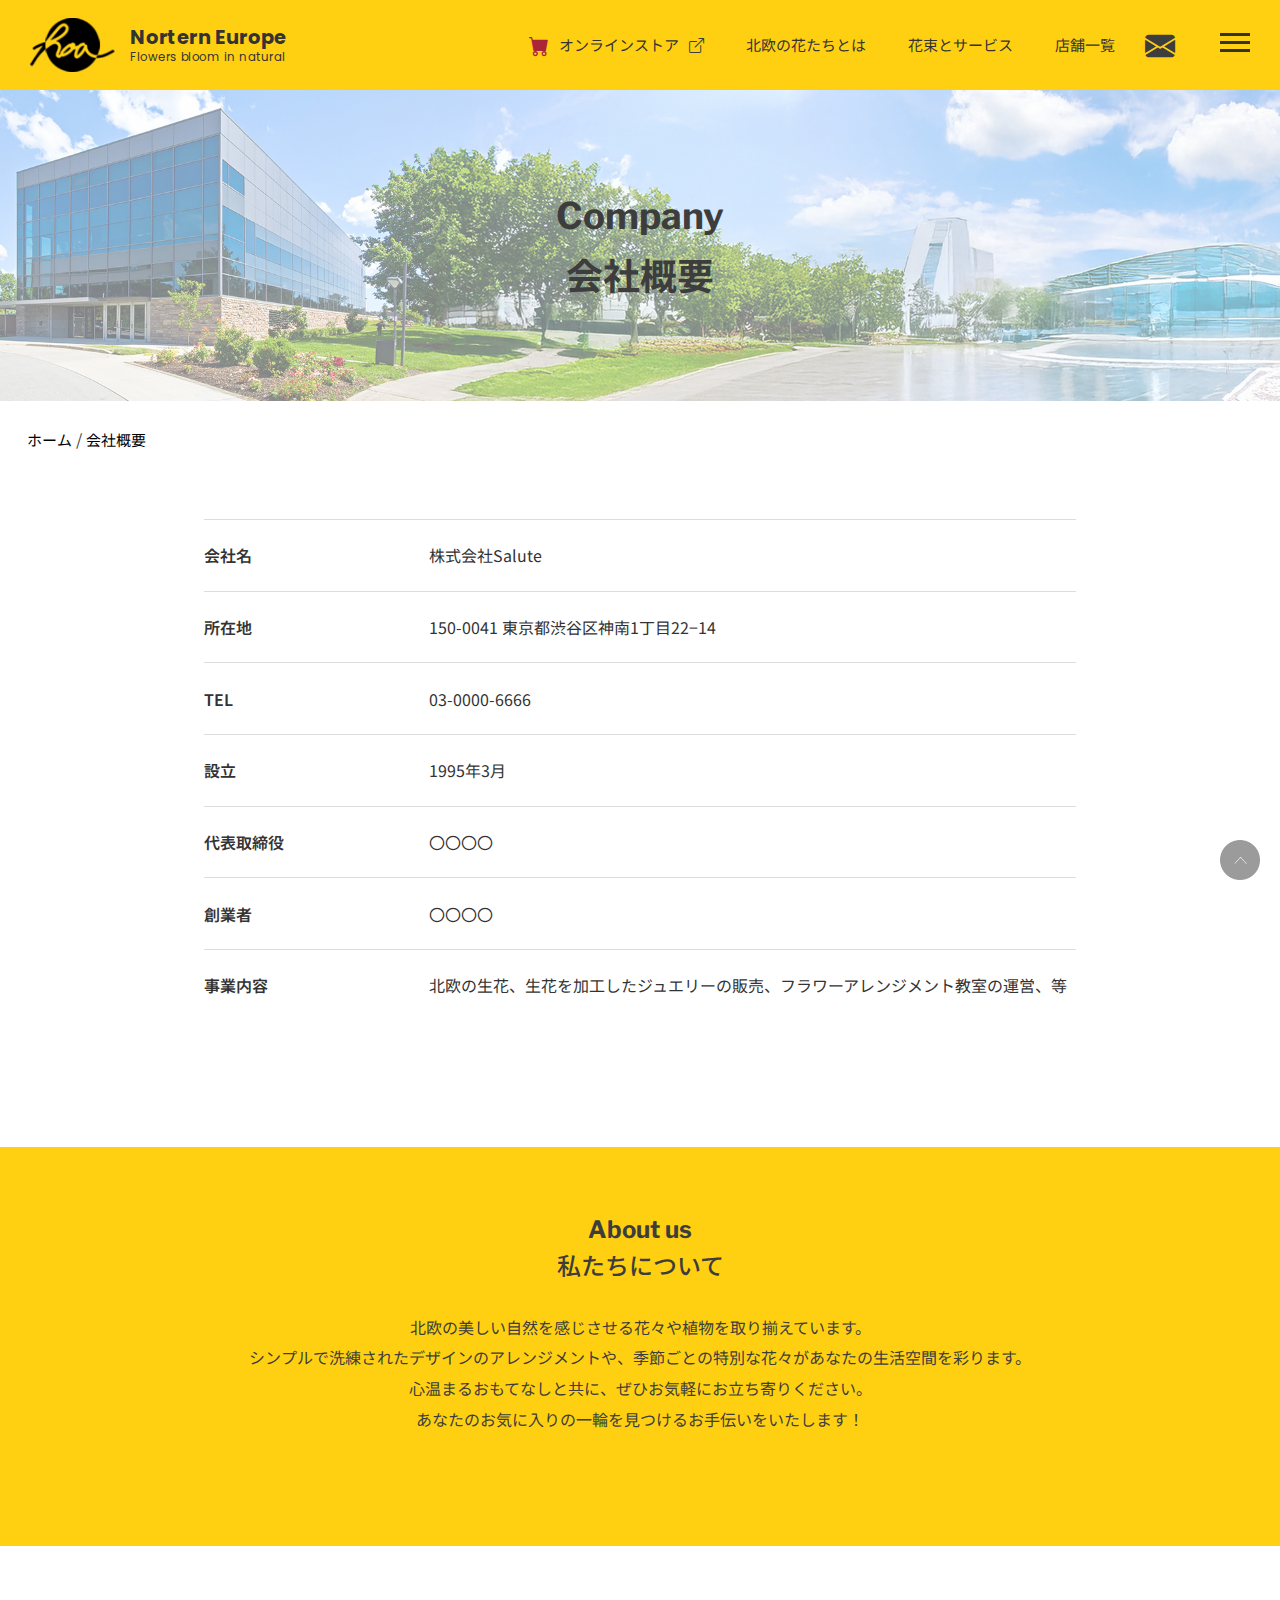
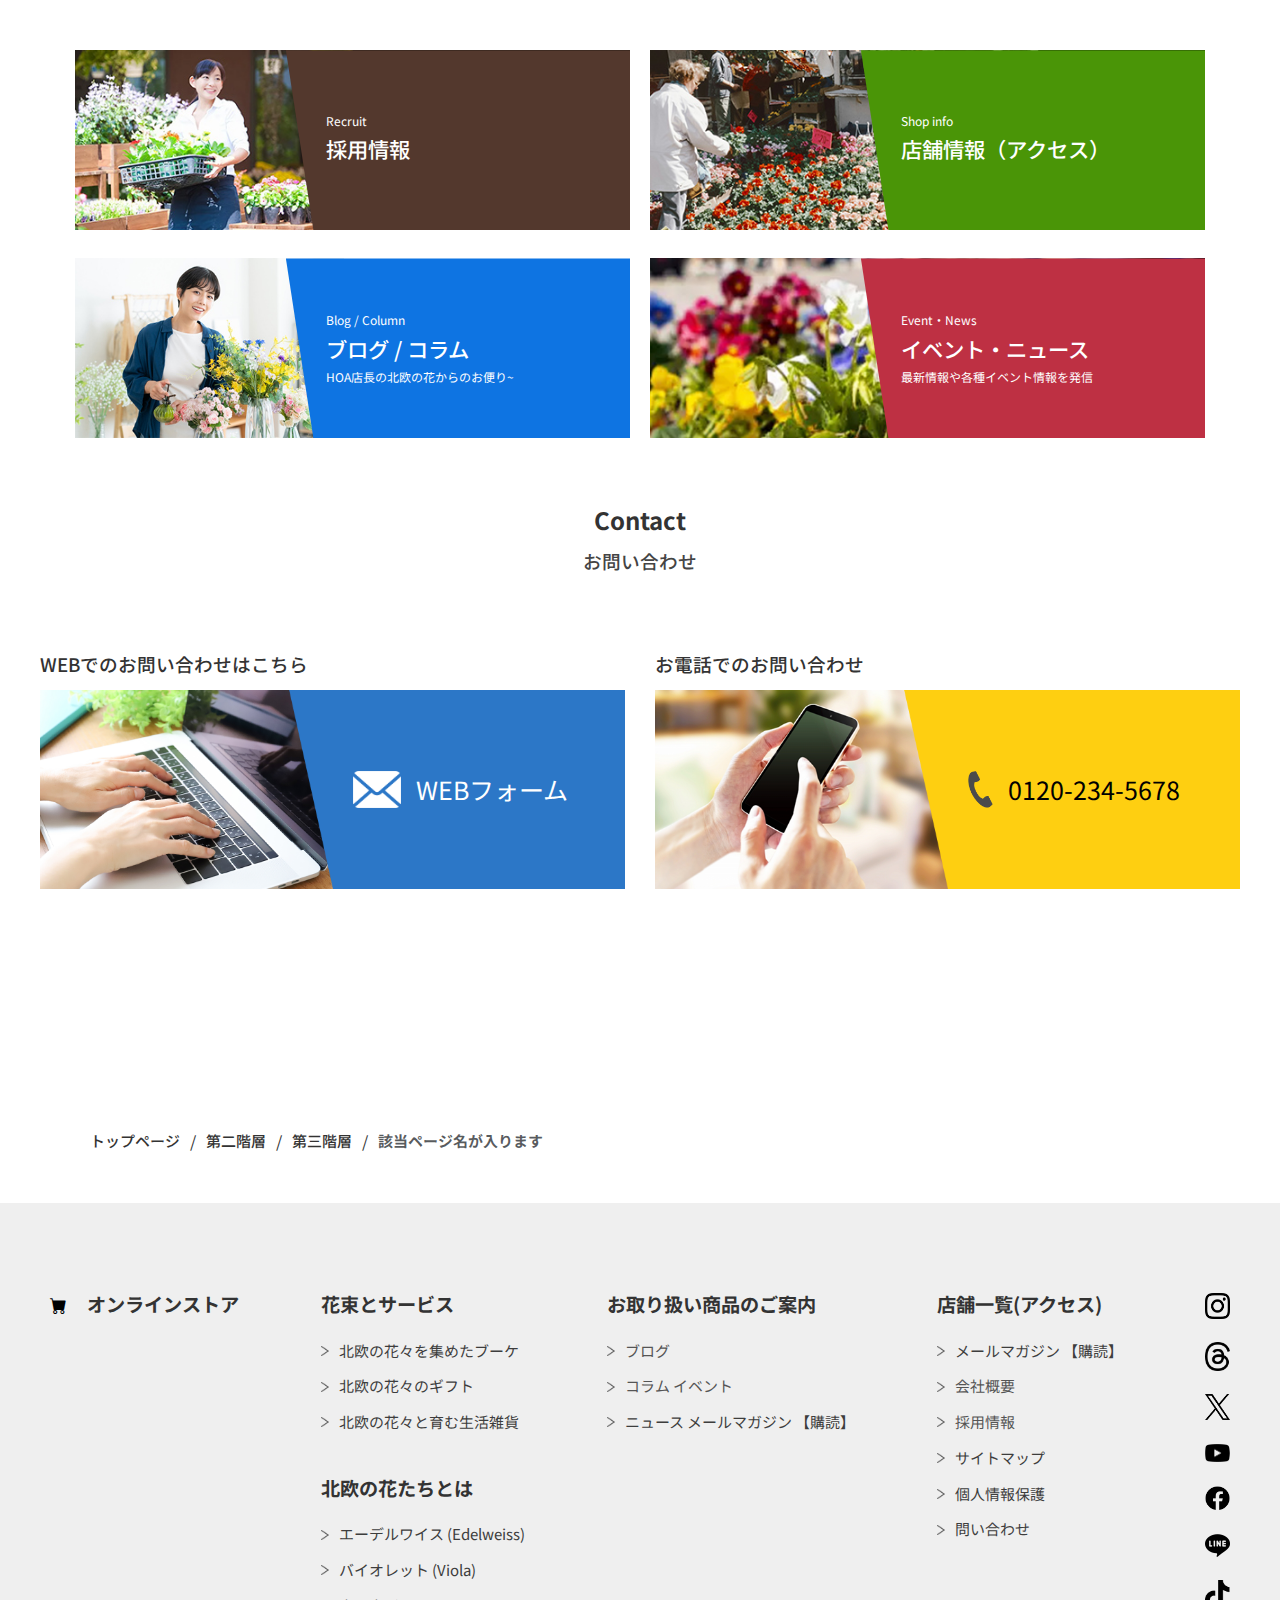
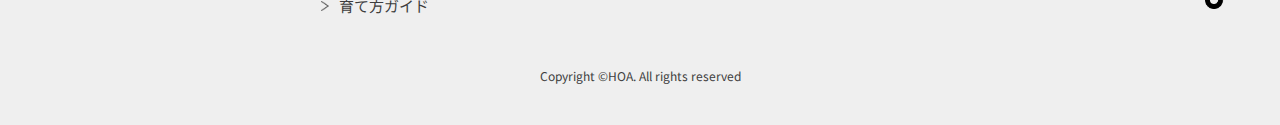
<file: company/index.html>
<!DOCTYPE html>
<html lang="ja">

<head>
    <meta charset="UTF-8">
    <meta name="viewport" content="width=device-width, initial-scale=1.0">
    <meta http-equiv="Cache-Control" content="no-cache">
    <title>Nortern Europe Flower | Company</title>
    <!-- Favicon -->
    <link rel="icon" type="image/x-icon" href="../images/favicon/favicon.ico">
    <!-- font -->
    <link rel="preconnect" href="https://fonts.googleapis.com">
    <link rel="preconnect" href="https://fonts.gstatic.com" crossorigin>
    <link
        href="https://fonts.googleapis.com/css2?family=Kosugi+Maru&family=Noto+Sans+JP:wght@100..900&family=Noto+Serif:ital,wght@0,100..900;1,100..900&display=swap"
        rel="stylesheet">
    <link
        href="https://fonts.googleapis.com/css2?family=Poppins:ital,wght@0,100;0,200;0,300;0,400;0,500;0,600;0,700;0,800;0,900;1,100;1,200;1,300;1,400;1,500;1,600;1,700;1,800;1,900&display=swap"
        rel="stylesheet">
    <link
        href="https://fonts.googleapis.com/css2?family=Libre+Franklin:ital,wght@0,100..900;1,100..900&family=Noto+Sans+JP:wght@100..900&family=Poppins:ital,wght@0,100;0,200;0,300;0,400;0,500;0,600;0,700;0,800;0,900;1,100;1,200;1,300;1,400;1,500;1,600;1,700;1,800;1,900&display=swap"
        rel="stylesheet">
    <!-- bootstrap -->
    <link href="https://cdn.jsdelivr.net/npm/bootstrap@5.3.3/dist/css/bootstrap.min.css" rel="stylesheet"
        integrity="sha384-QWTKZyjpPEjISv5WaRU9OFeRpok6YctnYmDr5pNlyT2bRjXh0JMhjY6hW+ALEwIH" crossorigin="anonymous">
    <script src="https://cdn.jsdelivr.net/npm/bootstrap@5.3.3/dist/js/bootstrap.bundle.min.js"
        integrity="sha384-YvpcrYf0tY3lHB60NNkmXc5s9fDVZLESaAA55NDzOxhy9GkcIdslK1eN7N6jIeHz"
        crossorigin="anonymous"></script>
    <link rel="stylesheet" href="https://cdn.jsdelivr.net/npm/bootstrap-icons@1.11.3/font/bootstrap-icons.min.css">
    <!-- css -->
    <link rel="stylesheet" type="text/css" href="../css/style.css">
    <link rel="stylesheet" type="text/css" href="../css/company.css">
    <link rel="stylesheet" type="text/css" href="../css/service.css">
    <!-- Google tag (gtag.js) -->
    <script async src="https://www.googletagmanager.com/gtag/js?id=G-SBBC99KEL9"></script>
    <script> window.dataLayer = window.dataLayer || []; function gtag() { dataLayer.push(arguments); } gtag('js', new Date()); gtag('config', 'G-SBBC99KEL9'); </script>
    <!-- Google Tag Manager -->
    <script>(function (w, d, s, l, i) {
            w[l] = w[l] || []; w[l].push({
                'gtm.start':
                    new Date().getTime(), event: 'gtm.js'
            }); var f = d.getElementsByTagName(s)[0],
                j = d.createElement(s), dl = l != 'dataLayer' ? '&l=' + l : ''; j.async = true; j.src =
                    'https://www.googletagmanager.com/gtm.js?id=' + i + dl; f.parentNode.insertBefore(j, f);
        })(window, document, 'script', 'dataLayer', 'GTM-MZVBRGT6');</script>
    <!-- End Google Tag Manager -->
</head>

<body>
    <!-- Google Tag Manager (noscript) -->
    <noscript><iframe src="https://www.googletagmanager.com/ns.html?id=GTM-MZVBRGT6" height="0" width="0"
            style="display:none; visibility:hidden"></iframe></noscript>
    <!-- End Google Tag Manager (noscript) -->
    <section id="header">
        <div class="service-header-block">
            <header class="header">
                <div class="logo">
                    <a href="../index.html">
                        <img src="../images/Logo.png" alt="Northern Europe Logo">
                        <div class="logo-slogan">
                            <a href="../index.html">
                                <p>Nortern Europe</p>
                                <p>Flowers bloom in natural</p>
                            </a>
                        </div>
                    </a>
                </div>
                <nav class="main-menu-sp" style="display: none;">
                    <ul>
                        <li><i class="bi bi-cart-fill cart-icon"></i><a href="#">オンラインストア</a><i
                                class="bi bi-box-arrow-up-right link-icon"></i></li>
                    </ul>
                </nav>
                <!-- Main Menu -->
                <nav class="main-menu">
                    <ul class="nav-menu">
                        <li><i class="bi bi-cart-fill cart-icon"></i><a href="#">オンラインストア</a><i
                                class="bi bi-box-arrow-up-right link-icon"></i></li>
                        <li><a href="../flowers_explain/index.html">北欧の花たちとは</a></li>
                        <li><a href="../service/index.html">花束とサービス</a></li>
                        <li><a href="#">店舗一覧</a><i class="bi bi-envelope-fill mail-icon"></i></li>
                    </ul>
                    <!-- Hamburger menu -->
                    <div class="hamburger">
                        <span></span>
                        <span></span>
                        <span></span>
                    </div>
                </nav>
            </header>
            <!-- Menu hamburger -->
            <nav class="hamburger-menu">
                <!-- The X to close the menu -->
                <div class="close-menu"></div>

                <div class="hamburger-menu__content">
                    <!-- Column 1: オンラインストア -->
                    <div class="hamburger-menu__column">
                        <a href="#" class="menu-title online-title">
                            <i class="bi bi-cart-fill cart-icon"></i>
                            <h1>オンラインストア</h1><i class="bi bi-box-arrow-up-right link-icon"></i>
                        </a>
                    </div>
                    <!-- Column 2: 花束とサービス và 北欧の花たちとは -->
                    <div class="hamburger-menu__column">
                        <!-- 花束とサービス -->
                        <a href="../service/index.html" class="menu-title">
                            <h1>花束とサービス</h1>
                        </a>
                        <div class="menu-section">
                            <a>
                                <p>北欧の花々を集めたブーケ</p>
                            </a>
                            <a>
                                <p>北欧の花々のギフト</p>
                            </a>
                            <a>
                                <p>北欧の花々と育む生活雑貨</p>
                            </a>
                        </div>
                        <!-- 北欧の花たちとは -->
                        <a href="../flowers_explain/index.html" class="menu-title">
                            <h1>北欧の花たちとは</h1>
                        </a>
                        <div class="menu-section">
                            <a>
                                <p>エーデルワイス (Edelweiss)</p>
                            </a>
                            <a>
                                <p>バイオレット (Viola)</p>
                            </a>
                            <a>
                                <p>育て方ガイド</p>
                            </a>

                        </div>
                    </div>
                    <!-- Column 3: お取り扱い商品のご案内 -->
                    <div class="hamburger-menu__column">
                        <a href="#" class="menu-title">
                            <h1>お取り扱い商品のご案内</h1>
                        </a>
                        <div class="menu-section">
                            <a href="../blog/index.html">
                                <p>ブログ</p>
                            </a>
                            <a href="../event_news/index.html">
                                <p>コラム イベント</p>
                            </a>
                            <a>
                                <p>ニュース メールマガジン <span>【購読】</span></p>
                            </a>
                        </div>
                    </div>
                    <!-- Column 4: 店舗一覧(アクセス) -->
                    <div class="hamburger-menu__column">
                        <a href="#" class="menu-title">
                            <h1>店舗一覧(アクセス)</h1>
                        </a>
                        <div class="menu-section">
                            <a>
                                <p>メールマガジン <span>【購読】</span></p>
                            </a>
                            <a href="../company/index.html">
                                <p>会社概要</p>
                            </a>
                            <a href="../recruit/index.html">
                                <p>採用情報</p>
                            </a>
                            <a>
                                <p>サイトマップ</p>
                            </a>
                            <a>
                                <p>個人情報保護</p>
                            </a>
                            <a>
                                <p>問い合わせ</p>
                            </a>
                        </div>
                    </div>
                    <!-- Column 5: Social Media Icons -->
                    <div class="hamburger-menu__column">
                        <div class="social-icons">
                            <a href="#" class="social-button">
                                <img src="../images/insta-icon.png" alt="Instagram Icon" class="social-icon">
                            </a>
                            <a href="#" class="social-button">
                                <img src="../images/threads-icon.png" alt="Threads Icon" class="social-icon">
                            </a>
                            <a href="#" class="social-button">
                                <img src="../images/x-icon.png" alt="X Icon" class="social-icon">
                            </a>
                            <a href="#" class="social-button">
                                <img src="../images/youtube-icon.png" alt="YouTube Icon" class="social-icon">
                            </a>
                            <a href="#" class="social-button">
                                <img src="../images/facebook-icon.png" alt="Facebook Icon" class="social-icon">
                            </a>
                            <a href="#" class="social-button">
                                <img src="../images/line-icon.png" alt="Line Icon" class="social-icon">
                            </a>
                            <a href="#" class="social-button">
                                <img src="../images/tiktok-icon.png" alt="TikTok Icon" class="social-icon">
                            </a>
                        </div>
                    </div>
                    <!-- Mobile Menu -->
                    <ul class="mobile-menu-list">
                        <li><i class="bi bi-cart-fill cart-icon"></i><a href="#">オンラインストア</a><i
                                class="bi bi-box-arrow-up-right link-icon"></i></li>
                        <li class="arrow"><a href="../service/index.html">花束とサービス</a></li>
                        <li class="arrow"><a href="../flowers_explain/index.html">北欧の花たちとは</a></li>
                        <li><a href="#">お取り扱い商品のご案内</a></li>
                        <li><a href="../blog/index.html">ブログ ・ コラム</a></li>
                        <li><a href="../event_news/index.html">イベント ・ ニュース</a></li>
                        <li><a href="#">店舗情報（アクセス）</a></li>
                        <li><a href="../company/index.html">会社概要</a></li>
                        <li><a href="../recruit/index.html">採用情報</a></li>
                        <li class="highlight"><a href="#">メールマガジン <span>【購買】</span></a></li>
                        <li><a href="#">サイトマップ</a></li>
                        <li><a href="#">個人情報保護</a></li>
                        <li><a href="#">お問い合わせ</a><i class="bi bi-envelope-fill mail-icon"></i></li>

                        <div class="mobile-hamburger-icons">
                            <a href="#" class="mobile-icon"><img src="../images/insta-icon.png"></a>
                            <a href="#" class="mobile-icon"><img src="../images/threads-icon.png"></a>
                            <a href="#" class="mobile-icon"><img src="../images/x-icon.png"></a>
                            <a href="#" class="mobile-icon"><img src="../images/youtube-icon.png"></a>
                            <a href="#" class="mobile-icon"><img src="../images/facebook-icon.png"></a>
                            <a href="#" class="mobile-icon"><img src="../images/line-icon.png"></a>
                            <a href="#" class="mobile-icon"><img src="../images/tiktok-icon.png"></a>
                        </div>
                    </ul>

                </div>
            </nav>
        </div>
    </section>

    <!-- MAIN SECTION -->
    <main>

        <!-- COMPANY SECTION -->
        <!-- <div class="company-top-section">
            <div class="company-top-image">
                <img src="../images/company-top-img-pc.jpg">
            </div>
            <div class="company-top-image-sp">
                <img src="../images/company-top-img-sp.jpg">
            </div>
            <div class="company-top-breadcrumb">
                <a href="../index.html">ホーム</a> / <a href="/hokuou-hana/" class="page-choice">会社情報</a>
            </div>
        </div> -->

          <!-- TOP ANIMATIOn -->
          <div class="top-img">
            <img src="../images/company-top-pc.jpg">
            <img class="top-img-sp" src="../images/company-top-img-sp.jpg">
            <div class="top-title">
                <h1>Company</h1>
                <h1>会社概要</h1>
            </div>
        </div>

        <div class="top-breadcrumb">
            <!-- <p>ホーム / 花束とサービス</p> -->
            <a href="../index.html">ホーム</a> / <a href="../company/index.html" class="page-choice">会社概要</a>
        </div>

        <div class="company-info">
            <!-- <div class="company-info-title">
                <h1 class="en-title">Company</h1>
                <h1>会社情報</h1>
            </div> -->

            <table>
                <tr>
                    <th>会社名</th>
                    <td>株式会社Salute</td>
                </tr>
                <tr>
                    <th>所在地</th>
                    <td>150-0041 東京都渋谷区神南1丁目22−14</td>
                </tr>
                <tr>
                    <th>TEL</th>
                    <td>03-0000-6666</td>
                </tr>
                <tr>
                    <th>設立</th>
                    <td>1995年3月</td>
                </tr>
                <tr>
                    <th>代表取締役</th>
                    <td>〇〇〇〇</td>
                </tr>
                <tr>
                    <th>創業者</th>
                    <td>〇〇〇〇</td>
                </tr>
                <tr>
                    <th>事業内容</th>
                    <td>北欧の生花、生花を加工したジュエリーの販売、フラワーアレンジメント教室の運営、等</td>
                </tr>
            </table>
        </div>

        <!-- ABOUT US SECTION -->
        <div class="about-us-company">
            <div class="about-big-title">
                <h1 class="en-title">About us</h1>
                <h1>私たちについて</h1>
            </div>
            <div class="about-us-content">
                <p>
                    北欧の美しい自然を感じさせる花々や植物を取り揃えています。<br>
                    シンプルで洗練されたデザインのアレンジメントや、季節ごとの特別な花々があなたの生活空間を彩ります。<br>
                    心温まるおもてなしと共に、ぜひお気軽にお立ち寄りください。<br>
                    あなたのお気に入りの一輪を見つけるお手伝いをいたします！
                </p>
            </div>
            <div class="about-us-content-sp">
                <p>
                    北欧の美しい自然を感じさせる花々や植物を取り揃えています。
                    シンプルで洗練されたデザインのアレンジメントや、季節ごとの特別な花々があなたの生活空間を彩ります。
                    心温まるおもてなしと共に、ぜひお気軽にお立ち寄りください。
                    あなたのお気に入りの一輪を見つけるお手伝いをいたします！
                </p>
            </div>
        </div>

        <!-- COMPANY NEWS SECTION -->
        <div class="company-new-section">
            <div class="company-block left-company">
                <div class="company-image">
                    <img src="../images/company-recruit.jpg" alt="Recruit Image">
                </div>
                <a href="../recruit/index.html" class="recruit-text">
                    <p>Recruit</p>
                    <h2>採用情報</h2>
                </a>
            </div>
            <div class="company-block right-access">
                <div class="company-image">
                    <img src="../images/company-access.jpg" alt="Access Image">
                </div>
                <a href="../access/index.html" class="recruit-text">
                    <p>Shop info</p>
                    <h2>店舗情報（アクセス）</h2>
                </a>
            </div>
        </div>

        <!-- EVENT NEWS SECTION -->
        <div class="event-new-section">
            <div class="event-block left-block">
                <div class="event-image">
                    <img src="../images/event-blog.jpg" alt="Blog Image">
                </div>
                <a href="../blog/index.html" class="event-text">
                    <p>Blog / Column</p>
                    <h2>ブログ / コラム</h2>
                    <p>HOA店長の北欧の花からのお便り~</p>
                </a>
            </div>
            <div class="event-block right-block">
                <div class="event-image">
                    <img src="../images/event-new.jpg" alt="Event New Image">
                </div>
                <a href="../event_news/index.html" class="event-text">
                    <p>Event・News</p>
                    <h2>イベント・ニュース</h2>
                    <p>最新情報や各種イベント情報を発信</p>
                </a>
            </div>
        </div>


        <!-- CONTACT SECTION -->
        <div class="contact-block">
            <div class="contact-title">
                <h1>Contact</h1>
                <h2>お問い合わせ</h2>
            </div>
            <div class="web-contact">
                <div class="web-block">
                    <h3>WEBでのお問い合わせはこちら</h3>
                    <div class="blue-contact">
                        <img src="../images/contact.png">
                        <div class="web-content">
                            <img src="../images/contact-mail.png">
                            <p>WEBフォーム</p>
                        </div>
                    </div>
                </div>

                <div class="web-block">
                    <h3>お電話でのお問い合わせ</h3>
                    <div class="yellow-contact">
                        <img src="../images/phone.png">
                        <div class="web-content">
                            <img src="../images/contact-phone.png">
                            <p class="phone-color">0120-234-567&#8203;8</p>
                        </div>
                    </div>
                </div>
            </div>
        </div>
        <!-- BREADCRUMB NAVIGATION -->
        <div class="breadcrumb">
            <a href="../index.html #header" class="breadcrumb-item">トップページ</a>
            <span class="breadcrumb-divider">/</span>
            <a href="/second-page" class="breadcrumb-item">第二階層</a>
            <span class="breadcrumb-divider">/</span>
            <a href="/third-page" class="breadcrumb-item">第三階層</a>
            <span class="breadcrumb-divider">/</span>
            <a href="/current-page" class="breadcrumb-item active">該当ページ名が入ります</a>
        </div>

        <div class="mobile-breadcrumb">
            <a href="../index.html #header" class="breadcrumb-item">トップページ</a>
        </div>
    </main>
    <div class="top-page-icon">
        <img src="../images/top-page-icon.png">
    </div>

    <!-- FOOTER BLOCk -->
    <footer>
        <div class="footer-container">
            <div class="footer__content">
                <!-- Column 1: オンラインストア -->
                <div class="footer__column">
                    <a href="#" class="footer-online-shop">
                        <i class="bi bi-cart-fill cart-icon"></i>
                        <h1>オンラインストア</h1>
                    </a>
                </div>
                <!-- Column 2: 花束とサービス và 北欧の花たちとは -->
                <div class="footer__column">
                    <div class="footer-column-content">
                        <!-- 花束とサービス -->
                        <a href="../service/index.html" class="footer-title">
                            <h1>花束とサービス</h1>
                        </a>
                        <div class="footer-section">
                            <a><img src="../images/row-icon.png">
                                <p>北欧の花々を集めたブーケ</p>
                            </a>
                            <a><img src="../images/row-icon.png">
                                <p>北欧の花々のギフト</p>
                            </a>
                            <a><img src="../images/row-icon.png">
                                <p>北欧の花々と育む生活雑貨</p>
                            </a>
                        </div>
                        <!-- 北欧の花たちとは -->
                        <a href="../flowers_explain/index.html" class="footer-title">
                            <h1 class="title-second">北欧の花たちとは</h1>
                        </a>
                        <div class="footer-section">
                            <a><img src="../images/row-icon.png">
                                <p>エーデルワイス (Edelweiss)</p>
                            </a>
                            <a><img src="../images/row-icon.png">
                                <p>バイオレット (Viola)</p>
                            </a>
                            <a><img src="../images/row-icon.png">
                                <p>育て方ガイド</p>
                            </a>
                        </div>
                    </div>
                </div>
                <!-- Column 3: お取り扱い商品のご案内 -->
                <div class="footer__column">
                    <a href="#" class="footer-title">
                        <h1>お取り扱い商品のご案内</h1>
                    </a>
                    <div class="footer-section">
                        <a href="../blog/index.html"><img src="../images/row-icon.png">
                            <p>ブログ</p>
                        </a>
                        <a href="../event_news/index.html"><img src="../images/row-icon.png">
                            <p>コラム イベント</p>
                        </a>
                        <a><img src="../images/row-icon.png">
                            <p>ニュース メールマガジン <span>【購読】</span></p>
                        </a>
                    </div>
                </div>
                <!-- Column 4: 店舗一覧(アクセス) -->
                <div class="footer__column">
                    <a href="#" class="footer-title">
                        <h1>店舗一覧(アクセス)</h1>
                    </a>
                    <div class="footer-section">
                        <a><img src="../images/row-icon.png">
                            <p>メールマガジン <span>【購読】</span></p>
                        </a>
                        <a href="../company/index.html"><img src="../images/row-icon.png">
                            <p>会社概要</p>
                        </a>
                        <a href="../recruit/index.html"><img src="../images/row-icon.png">
                            <p>採用情報</p>
                        </a>
                        <a><img src="../images/row-icon.png">
                            <p>サイトマップ</p>
                        </a>
                        <a><img src="../images/row-icon.png">
                            <p>個人情報保護</p>
                        </a>
                        <a><img src="../images/row-icon.png">
                            <p>問い合わせ</p>
                        </a>
                    </div>
                </div>
                <!-- Column 5: Social Media Icons -->
                <div class="footer__column">
                    <div class="footer-social-icons">
                        <a href="#" class="ft-social-button">
                            <img src="../images/insta-icon.png" alt="Instagram Icon" class="ft-social-icon">
                        </a>
                        <a href="#" class="ft-social-button">
                            <img src="../images/threads-icon.png" alt="Threads Icon" class="ft-social-icon">
                        </a>
                        <a href="#" class="ft-social-button">
                            <img src="../images/x-icon.png" alt="X Icon" class="ft-social-icon">
                        </a>
                        <a href="#" class="ft-social-button">
                            <img src="../images/youtube-icon.png" alt="YouTube Icon" class="ft-social-icon">
                        </a>
                        <a href="#" class="ft-social-button">
                            <img src="../images/facebook-icon.png" alt="Facebook Icon" class="ft-social-icon">
                        </a>
                        <a href="#" class="ft-social-button">
                            <img src="../images/line-icon.png" alt="Line Icon" class="ft-social-icon">
                        </a>
                        <a href="#" class="ft-social-button">
                            <img src="../images/tiktok-icon.png" alt="TikTok Icon" class="ft-social-icon">
                        </a>
                    </div>
                </div>

            </div>
            <div class="copy-right">
                <p>Copyright &copy;HOA. All rights reserved</p>
            </div>
        </div>
        <!-- FOOTER FOR MOBILE -->
        <div class="footer-for-mobile">
            <div class="footer-mobile-main">
                <a href="#"><i class="bi bi-cart-fill cart-icon"></i>
                    <h1>オンラインストア</h1><i class="bi bi-box-arrow-up-right link-icon"></i>
                </a>
                <a href="../service/index.html" class="arrow-2">
                    <h1>花束とサービス</h1>
                </a>
                <a href="../flowers_explain/index.html" class="arrow-2">
                    <h1>北欧の花たちとは</h1>
                </a>
                <a href="#" class="arrow-2">
                    <h1>お取り扱い商品のご案内</h1>
                </a>
                <a href="../blog/index.html" class="arrow-2">
                    <h1>ブログ・コラム</h1>
                </a>
                <a href="../event_news/index.html">
                    <h1>イベント・ニュース</h1>
                </a>
                <a href="#">
                    <h1>店舗情報（アクセス）</h1>
                </a>
                <a href="../company/index.html">
                    <h1>会社概要</h1>
                </a>
                <a href="../recruit/index.html">
                    <h1>採用情報</h1>
                </a>
                <a href="#">
                    <h1>メールマガジン【購読】</h1>
                </a>
                <a href="#">
                    <h1>サイトマップ</h1>
                </a>
                <a href="#">
                    <h1>個人情報保護</h1>
                </a>
                <a href="#">
                    <h1>お問い合わせ</h1><i class="bi bi-envelope-fill mail-icon"></i>
                </a>
            </div>
            <div class="footer-mobile-social-icon">
                <a href="#" class="ft-social-button">
                    <img src="../images/insta-icon.png" alt="Instagram Icon" class="ft-social-icon">
                </a>
                <a href="#" class="ft-social-button">
                    <img src="../images/threads-icon.png" alt="Threads Icon" class="ft-social-icon">
                </a>
                <a href="#" class="ft-social-button">
                    <img src="../images/x-icon.png" alt="X Icon" class="ft-social-icon">
                </a>
                <a href="#" class="ft-social-button">
                    <img src="../images/youtube-icon.png" alt="YouTube Icon" class="ft-social-icon">
                </a>
                <a href="#" class="ft-social-button">
                    <img src="../images/facebook-icon.png" alt="Facebook Icon" class="ft-social-icon">
                </a>
                <a href="#" class="ft-social-button">
                    <img src="../images/line-icon.png" alt="Line Icon" class="ft-social-icon">
                </a>
                <a href="#" class="ft-social-button">
                    <img src="../images/tiktok-icon.png" alt="TikTok Icon" class="ft-social-icon">
                </a>
            </div>
            <div class="copy-right-mobile">
                <p>Copyright &copy;HOA. All rights reserved</p>
            </div>
        </div>
    </footer>
    <script src="../js/style.js"></script>
</body>

</html>
</file>
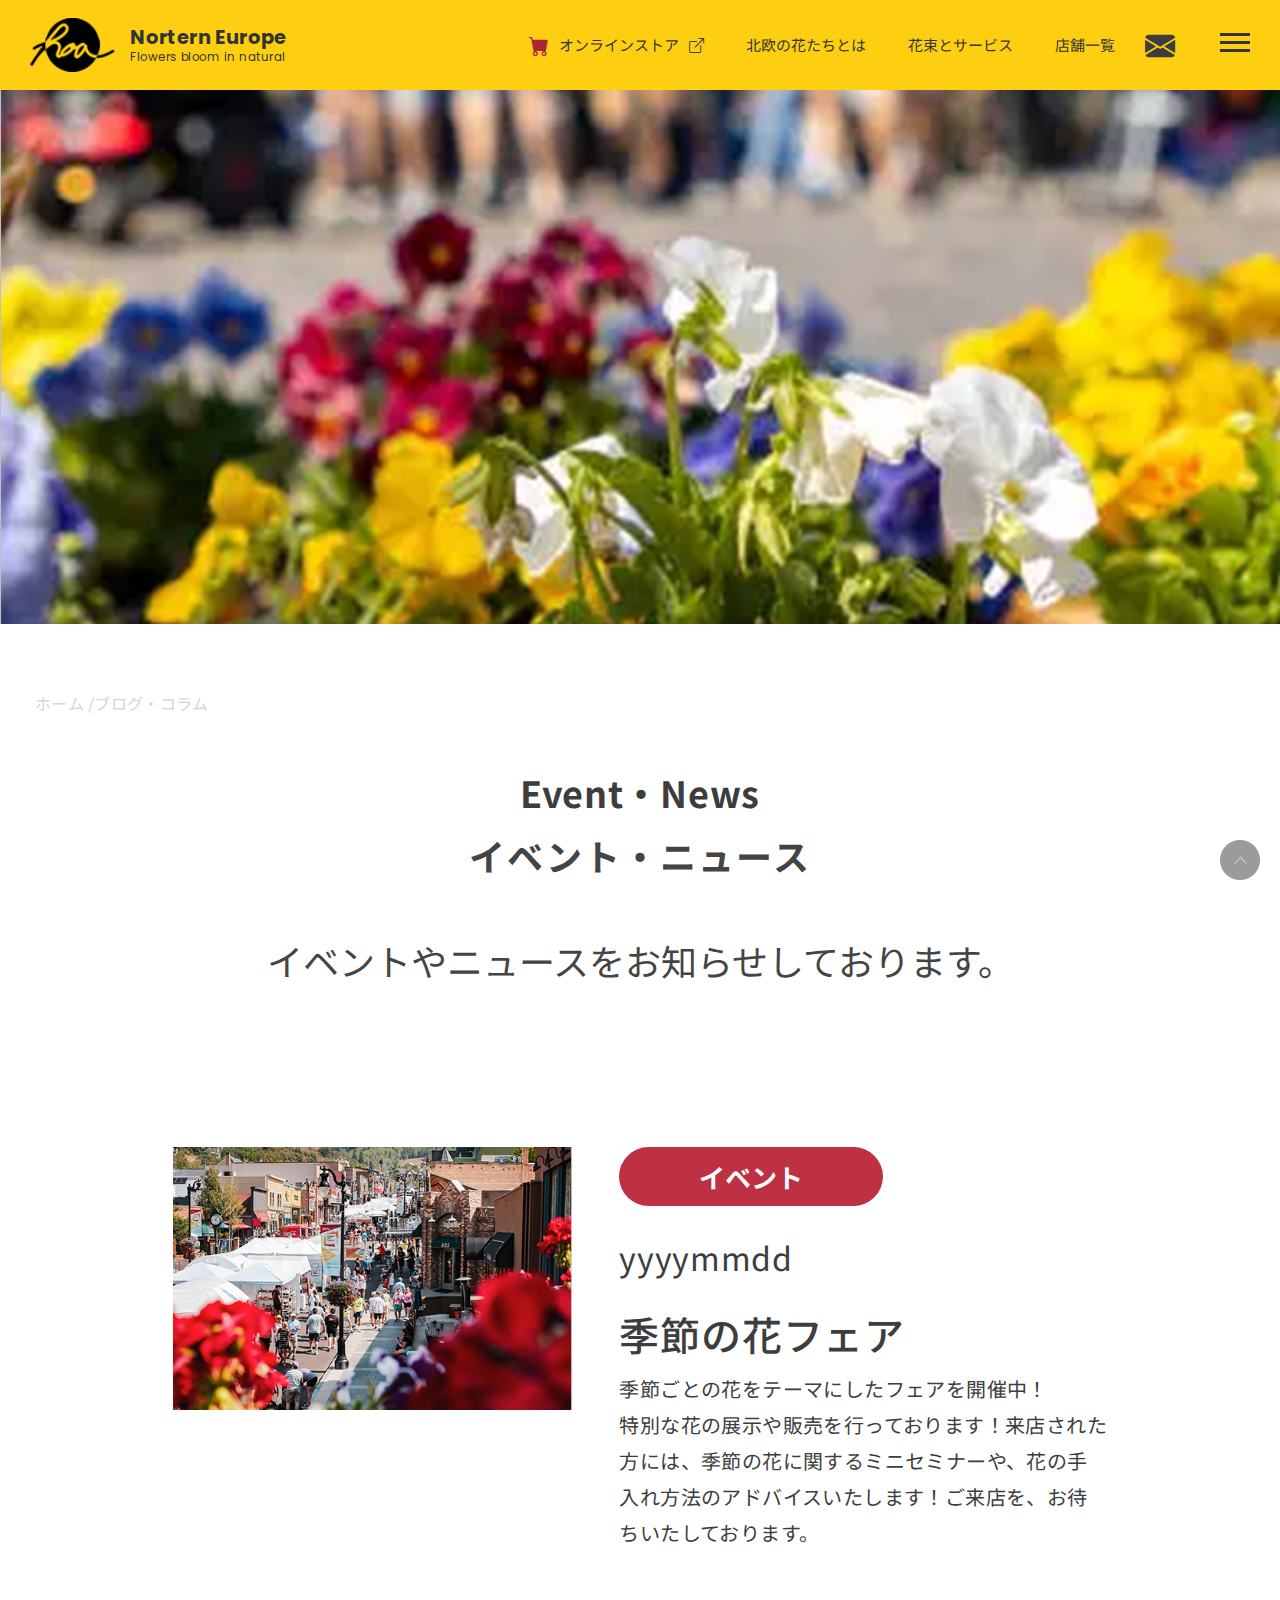
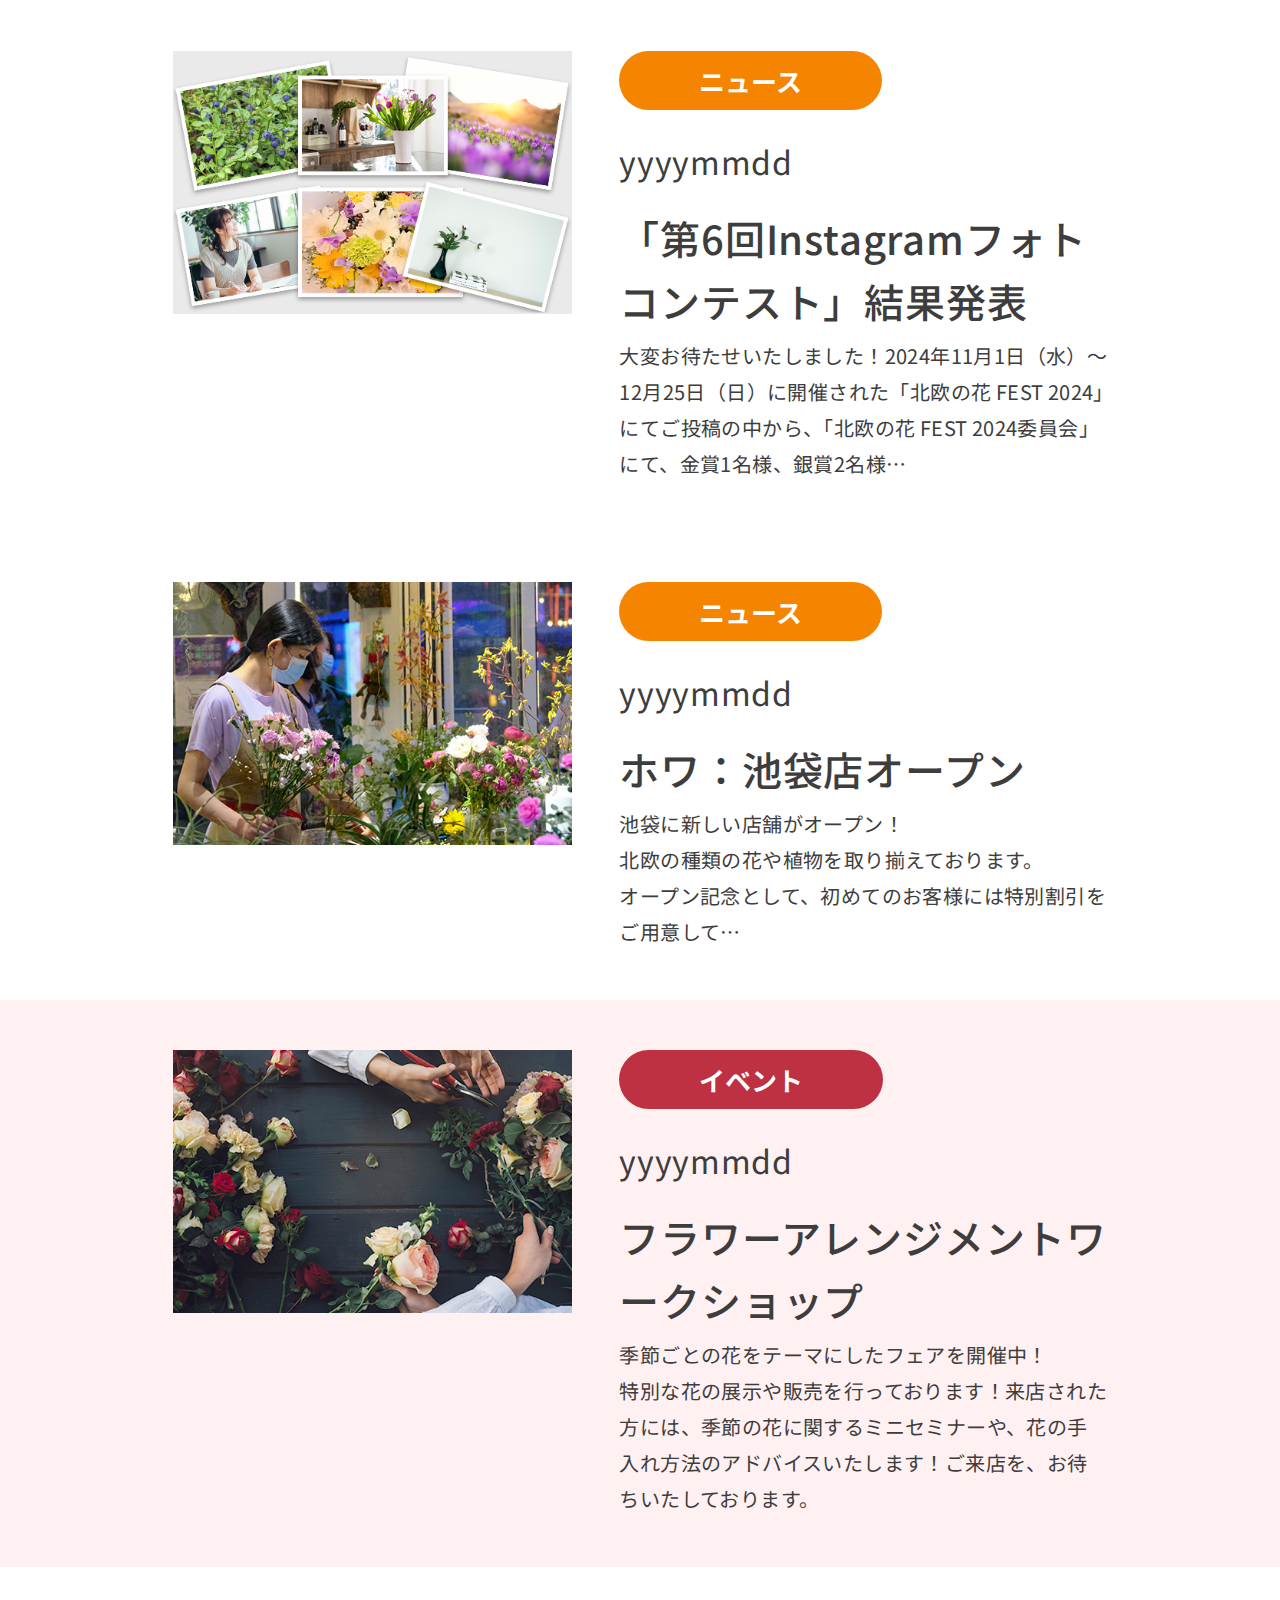
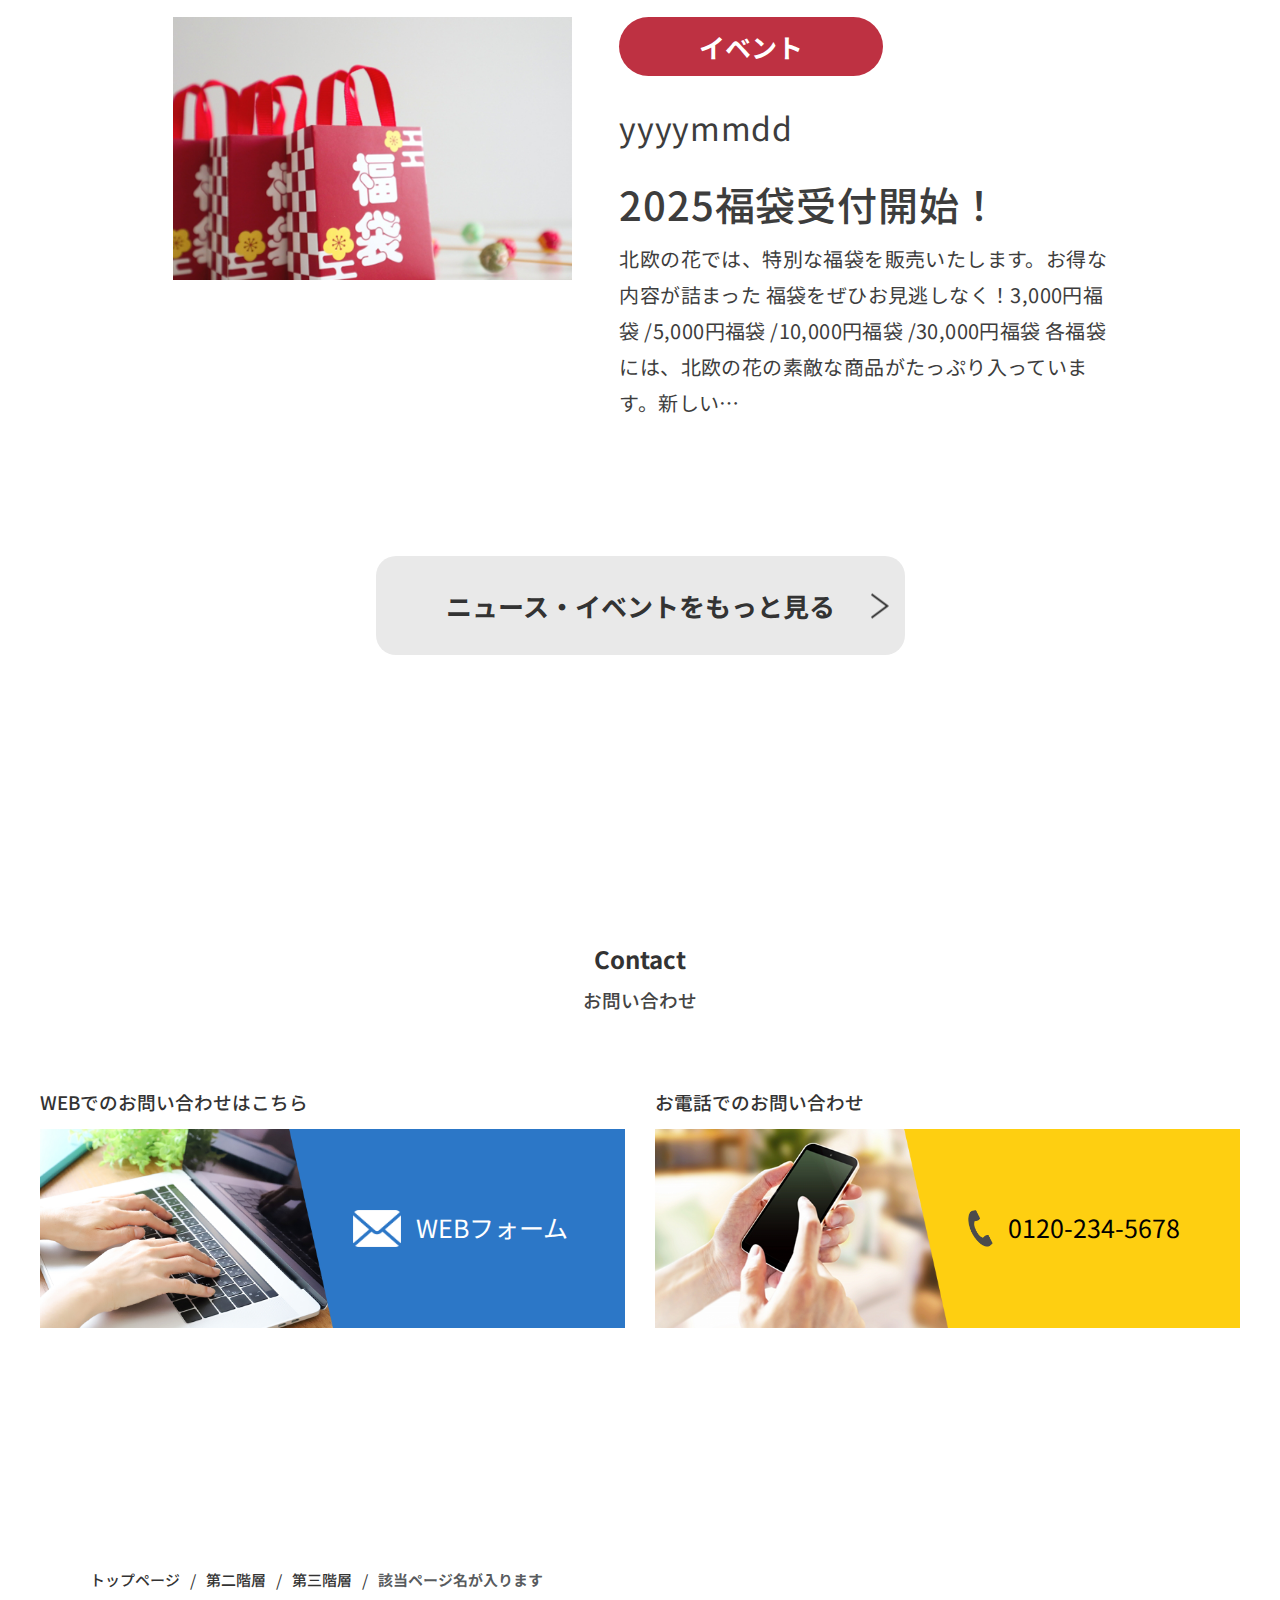
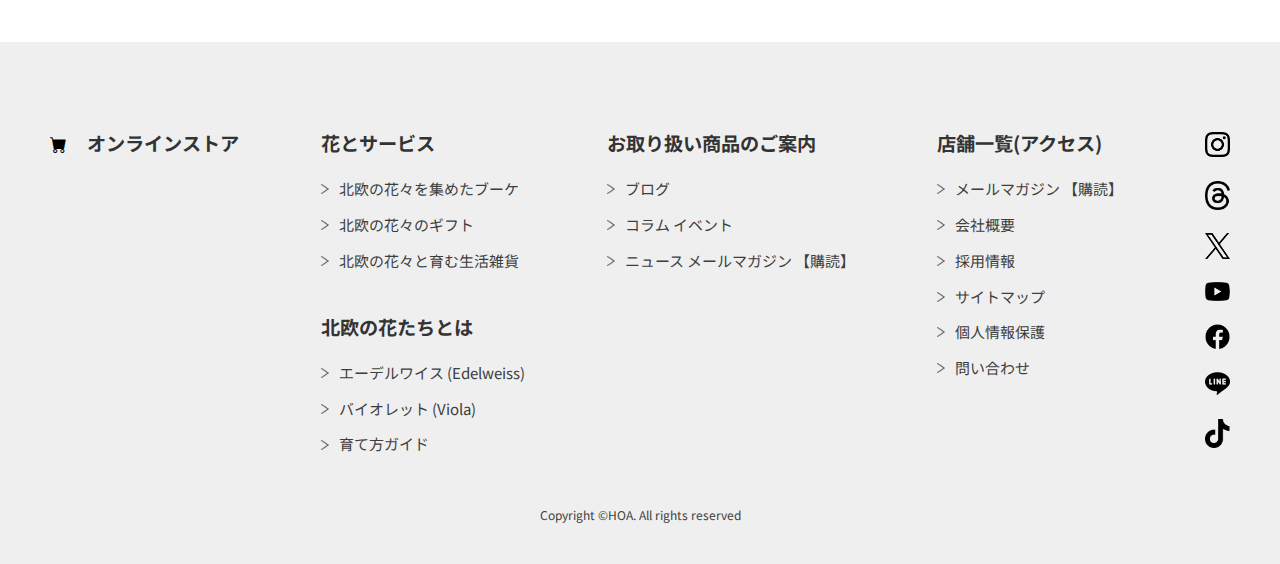
<file: event_news/index.html>
<!DOCTYPE html>
<html lang="ja">

<head>
    <title>Nortern Europe|イベント・ニュース</title>
    <meta charset="UTF-8">
    <meta name="viewport" content="width=device-width, initial-scale=1.0">
    <meta name="format-detection" content="telephone=no">
    <!-- font -->
    <link rel="preconnect" href="https://fonts.googleapis.com">
    <link rel="preconnect" href="https://fonts.gstatic.com" crossorigin>
    <link
        href="https://fonts.googleapis.com/css2?family=Kosugi+Maru&family=Noto+Sans+JP:wght@100..900&family=Noto+Serif:ital,wght@0,100..900;1,100..900&display=swap"
        rel="stylesheet">
    <link
        href="https://fonts.googleapis.com/css2?family=Poppins:ital,wght@0,100;0,200;0,300;0,400;0,500;0,600;0,700;0,800;0,900;1,100;1,200;1,300;1,400;1,500;1,600;1,700;1,800;1,900&display=swap"
        rel="stylesheet">
    <!-- bootstrap -->
    <link href="https://cdn.jsdelivr.net/npm/bootstrap@5.3.3/dist/css/bootstrap.min.css" rel="stylesheet"
        integrity="sha384-QWTKZyjpPEjISv5WaRU9OFeRpok6YctnYmDr5pNlyT2bRjXh0JMhjY6hW+ALEwIH" crossorigin="anonymous">
    <script src="https://cdn.jsdelivr.net/npm/bootstrap@5.3.3/dist/js/bootstrap.bundle.min.js"
        integrity="sha384-YvpcrYf0tY3lHB60NNkmXc5s9fDVZLESaAA55NDzOxhy9GkcIdslK1eN7N6jIeHz"
        crossorigin="anonymous"></script>
    <link rel="stylesheet" href="https://cdn.jsdelivr.net/npm/bootstrap-icons@1.11.3/font/bootstrap-icons.min.css">
    <!-- css -->
    <link rel="stylesheet" type="text/css" href="../css/style.css">
    <link rel="stylesheet" type="text/css" href="../css/event-news.css">
    <!-- Google tag (gtag.js) -->
    <script async src="https://www.googletagmanager.com/gtag/js?id=G-SBBC99KEL9"></script>
    <script> window.dataLayer = window.dataLayer || []; function gtag() { dataLayer.push(arguments); } gtag('js', new Date()); gtag('config', 'G-SBBC99KEL9'); </script>
    <!-- Google Tag Manager -->
    <script>(function (w, d, s, l, i) {
            w[l] = w[l] || []; w[l].push({
                'gtm.start':
                    new Date().getTime(), event: 'gtm.js'
            }); var f = d.getElementsByTagName(s)[0],
                j = d.createElement(s), dl = l != 'dataLayer' ? '&l=' + l : ''; j.async = true; j.src =
                    'https://www.googletagmanager.com/gtm.js?id=' + i + dl; f.parentNode.insertBefore(j, f);
        })(window, document, 'script', 'dataLayer', 'GTM-MZVBRGT6');</script>
    <!-- End Google Tag Manager -->
</head>

<body>
    <!-- Google Tag Manager (noscript) -->
    <noscript><iframe src="https://www.googletagmanager.com/ns.html?id=GTM-MZVBRGT6" height="0" width="0"
            style="display:none; visibility:hidden"></iframe></noscript>
    <!-- End Google Tag Manager (noscript) -->

    <!-- TOP HEADER -->
    <section class="top-section subpage" id="header">
        <header class="header subpage">
            <div class="logo">
                <img src="../images/Logo.png" alt="Northern Europe Logo">
                <div class="logo-slogan">
                    <p>Nortern Europe</p>
                    <p>Flowers bloom in natural</p>
                </div>
            </div>
            <nav class="main-menu-sp" style="display: none;">
                <ul>
                    <li><i class="bi bi-cart-fill cart-icon"></i><a href="#">オンラインストア</a><i
                            class="bi bi-box-arrow-up-right link-icon"></i></li>
                </ul>
            </nav>
            <!-- Main Menu -->
            <nav class="main-menu">
                <ul class="nav-menu">
                    <li><i class="bi bi-cart-fill cart-icon"></i><a href="#">オンラインストア</a><i
                            class="bi bi-box-arrow-up-right link-icon"></i></li>
                    <li><a href="#">北欧の花たちとは</a></li>
                    <li><a href="#">花束とサービス</a></li>
                    <li><a href="#">店舗一覧</a><i class="bi bi-envelope-fill mail-icon"></i></li>
                </ul>
                <!-- Hamburger menu -->
                <div class="hamburger">
                    <span></span>
                    <span></span>
                    <span></span>
                </div>
            </nav>
        </header>
        <!-- Menu hamburger -->
        <nav class="hamburger-menu">
            <!-- The X to close the menu -->
            <div class="close-menu"></div>

            <div class="hamburger-menu__content">
                <!-- Column 1: オンラインストア -->
                <div class="hamburger-menu__column">
                    <a href="#" class="menu-title online-title">
                        <i class="bi bi-cart-fill cart-icon"></i>
                        <h1>オンラインストア</h1><i class="bi bi-box-arrow-up-right link-icon"></i>
                    </a>
                </div>
                <!-- Column 2: 花とサービス và 北欧の花たちとは -->
                <div class="hamburger-menu__column">
                    <!-- 花とサービス -->
                    <a href="#" class="menu-title">
                        <h1>花とサービス</h1>
                    </a>
                    <div class="menu-section">
                        <p>北欧の花々を集めたブーケ</p>
                        <p>北欧の花々のギフト</p>
                        <p>北欧の花々と育む生活雑貨</p>
                    </div>
                    <!-- 北欧の花たちとは -->
                    <a href="#" class="menu-title">
                        <h1>北欧の花たちとは</h1>
                    </a>
                    <div class="menu-section">
                        <p>エーデルワイス (Edelweiss)</p>
                        <p>バイオレット (Viola)</p>
                        <p>育て方ガイド</p>
                    </div>
                </div>
                <!-- Column 3: お取り扱い商品のご案内 -->
                <div class="hamburger-menu__column">
                    <a href="#" class="menu-title">
                        <h1>お取り扱い商品のご案内</h1>
                    </a>
                    <div class="menu-section">
                        <p>ブログ</p>
                        <p>コラム イベント</p>
                        <p>ニュース メールマガジン <span>【購読】</span></p>
                    </div>
                </div>
                <!-- Column 4: 店舗一覧(アクセス) -->
                <div class="hamburger-menu__column">
                    <a href="#" class="menu-title">
                        <h1>店舗一覧(アクセス)</h1>
                    </a>
                    <div class="menu-section">
                        <p>メールマガジン <span>【購読】</span></p>
                        <p>会社概要</p>
                        <p>採用情報</p>
                        <p>サイトマップ</p>
                        <p>個人情報保護</p>
                        <p>問い合わせ</p>
                    </div>
                </div>
                <!-- Column 5: Social Media Icons -->
                <div class="hamburger-menu__column">
                    <div class="social-icons">
                        <a href="#" class="social-button">
                            <img src="../images/insta-icon.png" alt="Instagram Icon" class="social-icon">
                        </a>
                        <a href="#" class="social-button">
                            <img src="../images/threads-icon.png" alt="Threads Icon" class="social-icon">
                        </a>
                        <a href="#" class="social-button">
                            <img src="../images/x-icon.png" alt="X Icon" class="social-icon">
                        </a>
                        <a href="#" class="social-button">
                            <img src="../images/youtube-icon.png" alt="YouTube Icon" class="social-icon">
                        </a>
                        <a href="#" class="social-button">
                            <img src="../images/facebook-icon.png" alt="Facebook Icon" class="social-icon">
                        </a>
                        <a href="#" class="social-button">
                            <img src="../images/line-icon.png" alt="Line Icon" class="social-icon">
                        </a>
                        <a href="#" class="social-button">
                            <img src="../images/tiktok-icon.png" alt="TikTok Icon" class="social-icon">
                        </a>
                    </div>
                </div>
                <!-- Mobile Menu -->
                <ul class="mobile-menu-list">
                    <li><i class="bi bi-cart-fill cart-icon"></i><a href="#">オンラインストア</a><i
                            class="bi bi-box-arrow-up-right link-icon"></i></li>
                    <li class="arrow"><a href="#">花束とサービス</a></li>
                    <li class="arrow"><a href="#">北欧の花たちとは</a></li>
                    <li><a href="#">お取り扱い商品のご案内</a></li>
                    <li><a href="#">ブログ ・ コラム</a></li>
                    <li><a href="#">イベント ・ ニュース</a></li>
                    <li><a href="#">店舗情報（アクセス）</a></li>
                    <li><a href="#">会社概要</a></li>
                    <li><a href="#">採用情報</a></li>
                    <li class="highlight"><a href="#">メールマガジン <span>【購買】</span></a></li>
                    <li><a href="#">サイトマップ</a></li>
                    <li><a href="#">個人情報保護</a></li>
                    <li><a href="#">お問い合わせ</a><i class="bi bi-envelope-fill mail-icon"></i></li>

                    <div class="mobile-hamburger-icons">
                        <a href="#" class="mobile-icon"><img src="../images/insta-icon.png"></a>
                        <a href="#" class="mobile-icon"><img src="../images/threads-icon.png"></a>
                        <a href="#" class="mobile-icon"><img src="../images/x-icon.png"></a>
                        <a href="#" class="mobile-icon"><img src="../images/youtube-icon.png"></a>
                        <a href="#" class="mobile-icon"><img src="../images/facebook-icon.png"></a>
                        <a href="#" class="mobile-icon"><img src="../images/line-icon.png"></a>
                        <a href="#" class="mobile-icon"><img src="../images/tiktok-icon.png"></a>
                    </div>
                </ul>

            </div>
        </nav>

        <!-- HEADER TITLE -->
        <div class="flower-event"><img src="../images/event_main.png" alt="イベント・ニュースのTOPページの画像"></div>
    </section>

    <!-- MAIN BLOCK -->
    <main>
        <div class="top-link">
            <a href="../index.html">ホーム</a>
            <a href="＃">/ブログ・コラム</a>
        </div>

        <!-- EVENT NEWS SECTION -->
        <section class="event-news" aria-labelledby="event-news-heading">
            <div class="event-title">
                <h2>Event・News</h2>
                <p class="event-title-sub">イベント・ニュース</p>
                <p>イベントやニュースをお知らせしております。</p>
            </div>
            <article>
                <section class="white-color">
                    <div class="event-section">
                        <div class="event-news-image">
                            <img src="../images/event_01.png" alt="イベントの画像">
                        </div>
                        <div class="event-content">
                            <p class="event-button deep-red">イベント</p>
                            <p class="event-date">yyyymmdd</p>
                            <h3>季節の花フェア</h3>
                            <p class="event-content-detail">季節ごとの花をテーマにしたフェアを開催中！<br>
                                特別な花の展示や販売を行っております！来店された方には、季節の花に関するミニセミナーや、花の手入れ方法のアドバイスいたします！ご来店を、お待ちいたしております。
                            </p>
                        </div>
                        <p class="event-content-detail-sp" style="display: none;">季節ごとの花をテーマにしたフェアを開催中！<br>
                            特別な花の展示や販売を行っております！来店された方には、季節の花に関するミニセミナーや、花の手入れ方法のアドバイスいたします！ご来店を、お待ちいたしております。
                        </p>
                    </div>
                </section>
                <section class="white-color">
                    <div class="event-section">
                        <div class="event-news-image">
                            <img src="../images/event_02.png" alt="ニュースの画像">
                        </div>
                        <div class="event-content">
                            <p class="event-button orange-flame">ニュース</p>
                            <p class="event-date">yyyymmdd</p>
                            <h3>「第6回Instagramフォトコンテスト」結果発表</h3>
                            <p class="event-content-detail">大変お待たせいたしました！2024年11月1日（水）～12月25日（日）に開催された「北欧の花 FEST
                                2024」にてご投稿の中から、「北欧の花 FEST 2024委員会」
                                にて、金賞1名様、銀賞2名様…
                            </p>
                        </div>
                        <p class="event-content-detail-sp" style="display: none;">
                            大変お待たせいたしました！2024年11月1日（水）～12月25日（日）に開催された「北欧の花 FEST
                            2024」にてご投稿の中から、「北欧の花 FEST 2024委員会」
                            にて、金賞1名様、銀賞2名様…
                        </p>
                    </div>
                </section>
                <section class="white-color">
                    <div class="event-section">
                        <div class="event-news-image">
                            <img src="../images/event_03.png" alt="ニュースの画像">
                        </div>
                        <div class="event-content">
                            <p class="event-button orange-flame">ニュース</p>
                            <p class="event-date">yyyymmdd</p>
                            <h3>ホワ：池袋店オープン</h3>
                            <p class="event-content-detail">池袋に新しい店舗がオープン！<br>
                                北欧の種類の花や植物を取り揃えております。<br>
                                オープン記念として、初めてのお客様には特別割引をご用意して…
                            </p>
                        </div>
                        <p class="event-content-detail-sp" style="display: none;">
                            池袋に新しい店舗がオープン！<br>
                            北欧の種類の花や植物を取り揃えております。<br>
                            オープン記念として、初めてのお客様には特別割引をご用意して…
                        </p>
                    </div>
                </section>
                <section class="pink-color">
                    <div class="event-section">
                        <div class="event-news-image">
                            <img src="../images/event_04.png" alt="イベントの画像">
                        </div>
                        <div class="event-content">
                            <p class="event-button deep-red">イベント</p>
                            <p class="event-date">yyyymmdd</p>
                            <h3>フラワーアレンジメントワークショップ</h3>
                            <p class="event-content-detail">季節ごとの花をテーマにしたフェアを開催中！<br>
                                特別な花の展示や販売を行っております！来店された方には、季節の花に関するミニセミナーや、花の手入れ方法のアドバイスいたします！ご来店を、お待ちいたしております。
                            </p>
                        </div>
                        <p class="event-content-detail-sp" style="display: none;">
                            季節ごとの花をテーマにしたフェアを開催中！<br>
                            特別な花の展示や販売を行っております！来店された方には、季節の花に関するミニセミナーや、花の手入れ方法のアドバイスいたします！ご来店を、お待ちいたしております。
                        </p>
                    </div>
                </section>
                <section class="white-color">
                    <div class="event-section">
                        <div class="event-news-image">
                            <img src="../images/event_05.png" alt="イベントの画像">
                        </div>
                        <div class="event-content">
                            <p class="event-button deep-red">イベント</p>
                            <p class="event-date">yyyymmdd</p>
                            <h3>2025福袋受付開始！</h3>
                            <p class="event-content-detail">北欧の花では、特別な福袋を販売いたします。お得な内容が詰まった
                                福袋をぜひお見逃しなく！3,000円福袋 /5,000円福袋 /10,000円福袋 /30,000円福袋
                                各福袋には、北欧の花の素敵な商品がたっぷり入っています。新しい…
                            </p>
                        </div>
                        <p class="event-content-detail-sp" style="display: none;">
                            北欧の花では、特別な福袋を販売いたします。お得な内容が詰まった
                            福袋をぜひお見逃しなく！3,000円福袋 /5,000円福袋 /10,000円福袋 /30,000円福袋
                            各福袋には、北欧の花の素敵な商品がたっぷり入っています。新しい…
                        </p>
                    </div>
                </section>
            </article>
            <div class="event-detail-button">
                <a href="#">
                    <p>ニュース・イベントをもっと見る</p>
                    <img src="../images/row-icon.png" alt="arrow icon">
                </a>
            </div>
        </section>

        <!-- CONTACT SECTION -->
        <div class="contact-block">
            <div class="contact-title">
                <h1>Contact</h1>
                <h2>お問い合わせ</h2>
            </div>
            <div class="web-contact">
                <div class="web-block">
                    <h3>WEBでのお問い合わせはこちら</h3>
                    <div class="blue-contact">
                        <img src="../images/contact.png">
                        <div class="web-content">
                            <img src="../images/contact-mail.png">
                            <p>WEBフォーム</p>
                        </div>
                    </div>
                </div>

                <div class="web-block">
                    <h3>お電話でのお問い合わせ</h3>
                    <div class="yellow-contact">
                        <img src="../images/phone.png">
                        <div class="web-content">
                            <img src="../images/contact-phone.png">
                            <p class="phone-color">0120-234-567&#8203;8</p>
                        </div>
                    </div>
                </div>
            </div>
        </div>
        <!-- BREADCRUMB NAVIGATION -->
        <div class="breadcrumb">
            <a href="#header" class="breadcrumb-item">トップページ</a>
            <span class="breadcrumb-divider">/</span>
            <a href="/second-page" class="breadcrumb-item">第二階層</a>
            <span class="breadcrumb-divider">/</span>
            <a href="/third-page" class="breadcrumb-item">第三階層</a>
            <span class="breadcrumb-divider">/</span>
            <a href="/current-page" class="breadcrumb-item active">該当ページ名が入ります</a>
        </div>

        <div class="mobile-breadcrumb">
            <a href="#header" class="breadcrumb-item">トップページ</a>
            <span class="breadcrumb-divider">/</span>
            <a href="/second-page" class="breadcrumb-item">第二階層</a>
            <span class="breadcrumb-divider">/</span>
            <a href="/third-page" class="breadcrumb-item">第三階層</a>
            <span class="breadcrumb-divider">/</span>
            <a href="/current-page" class="breadcrumb-item active">該当ページ名が入ります</a>
        </div>

    </main>
    <div class="top-page-icon">
        <img src="../images/top-page-icon.png">
    </div>
    <!-- FOOTER BLOCk -->
    <footer>
        <div class="footer-container">
            <div class="footer__content">
                <!-- Column 1: オンラインストア -->
                <div class="footer__column">
                    <a href="#" class="footer-online-shop">
                        <i class="bi bi-cart-fill cart-icon"></i>
                        <h1>オンラインストア</h1>
                    </a>
                </div>
                <!-- Column 2: 花とサービス và 北欧の花たちとは -->
                <div class="footer__column">
                    <div class="footer-column-content">
                        <!-- 花とサービス -->
                        <a href="#" class="footer-title">
                            <h1>花とサービス</h1>
                        </a>
                        <div class="footer-section">
                            <a><img src="../images/row-icon.png">
                                <p>北欧の花々を集めたブーケ</p>
                            </a>
                            <a><img src="../images/row-icon.png">
                                <p>北欧の花々のギフト</p>
                            </a>
                            <a><img src="../images/row-icon.png">
                                <p>北欧の花々と育む生活雑貨</p>
                            </a>
                        </div>
                        <!-- 北欧の花たちとは -->
                        <a href="#" class="footer-title">
                            <h1 class="title-second">北欧の花たちとは</h1>
                        </a>
                        <div class="footer-section">
                            <a><img src="../images/row-icon.png">
                                <p>エーデルワイス (Edelweiss)</p>
                            </a>
                            <a><img src="../images/row-icon.png">
                                <p>バイオレット (Viola)</p>
                            </a>
                            <a><img src="../images/row-icon.png">
                                <p>育て方ガイド</p>
                            </a>
                        </div>
                    </div>
                </div>
                <!-- Column 3: お取り扱い商品のご案内 -->
                <div class="footer__column">
                    <a href="#" class="footer-title">
                        <h1>お取り扱い商品のご案内</h1>
                    </a>
                    <div class="footer-section">
                        <a><img src="../images/row-icon.png">
                            <p>ブログ</p>
                        </a>
                        <a><img src="../images/row-icon.png">
                            <p>コラム イベント</p>
                        </a>
                        <a><img src="../images/row-icon.png">
                            <p>ニュース メールマガジン <span>【購読】</span></p>
                        </a>
                    </div>
                </div>
                <!-- Column 4: 店舗一覧(アクセス) -->
                <div class="footer__column">
                    <a href="#" class="footer-title">
                        <h1>店舗一覧(アクセス)</h1>
                    </a>
                    <div class="footer-section">
                        <a><img src="../images/row-icon.png">
                            <p>メールマガジン <span>【購読】</span></p>
                        </a>
                        <a><img src="../images/row-icon.png">
                            <p>会社概要</p>
                        </a>
                        <a><img src="../images/row-icon.png">
                            <p>採用情報</p>
                        </a>
                        <a><img src="../images/row-icon.png">
                            <p>サイトマップ</p>
                        </a>
                        <a><img src="../images/row-icon.png">
                            <p>個人情報保護</p>
                        </a>
                        <a><img src="../images/row-icon.png">
                            <p>問い合わせ</p>
                        </a>
                    </div>
                </div>
                <!-- Column 5: Social Media Icons -->
                <div class="footer__column">
                    <div class="footer-social-icons">
                        <a href="#" class="ft-social-button">
                            <img src="../images/insta-icon.png" alt="Instagram Icon" class="ft-social-icon">
                        </a>
                        <a href="#" class="ft-social-button">
                            <img src="../images/threads-icon.png" alt="Threads Icon" class="ft-social-icon">
                        </a>
                        <a href="#" class="ft-social-button">
                            <img src="../images/x-icon.png" alt="X Icon" class="ft-social-icon">
                        </a>
                        <a href="#" class="ft-social-button">
                            <img src="../images/youtube-icon.png" alt="YouTube Icon" class="ft-social-icon">
                        </a>
                        <a href="#" class="ft-social-button">
                            <img src="../images/facebook-icon.png" alt="Facebook Icon" class="ft-social-icon">
                        </a>
                        <a href="#" class="ft-social-button">
                            <img src="../images/line-icon.png" alt="Line Icon" class="ft-social-icon">
                        </a>
                        <a href="#" class="ft-social-button">
                            <img src="../images/tiktok-icon.png" alt="TikTok Icon" class="ft-social-icon">
                        </a>
                    </div>
                </div>

            </div>
            <div class="copy-right">
                <p>Copyright &copy;HOA. All rights reserved</p>
            </div>
        </div>
        <!-- FOOTER FOR MOBILE -->
        <div class="footer-for-mobile">
            <div class="footer-mobile-main">
                <a href="#"><i class="bi bi-cart-fill cart-icon"></i>
                    <h1>オンラインストア</h1><i class="bi bi-box-arrow-up-right link-icon"></i>
                </a>
                <a href="#" class="arrow-2">
                    <h1>花とサービス</h1>
                </a>
                <a href="#" class="arrow-2">
                    <h1>北欧の花たちとは</h1>
                </a>
                <a href="#" class="arrow-2">
                    <h1>お取り扱い商品のご案内</h1>
                </a>
                <a href="#" class="arrow-2">
                    <h1>ブログ・コラム</h1>
                </a>
                <a href="#">
                    <h1>イベント・ニュース</h1>
                </a>
                <a href="#">
                    <h1>店舗情報（アクセス）</h1>
                </a>
                <a href="#">
                    <h1>会社概要</h1>
                </a>
                <a href="#">
                    <h1>採用情報</h1>
                </a>
                <a href="#">
                    <h1>メールマガジン【購読】</h1>
                </a>
                <a href="#">
                    <h1>サイトマップ</h1>
                </a>
                <a href="#">
                    <h1>個人情報保護</h1>
                </a>
                <a href="#">
                    <h1>お問い合わせ</h1><i class="bi bi-envelope-fill mail-icon"></i>
                </a>
            </div>
            <div class="footer-mobile-social-icon">
                <a href="#" class="ft-social-button">
                    <img src="../images/insta-icon.png" alt="Instagram Icon" class="ft-social-icon">
                </a>
                <a href="#" class="ft-social-button">
                    <img src="../images/threads-icon.png" alt="Threads Icon" class="ft-social-icon">
                </a>
                <a href="#" class="ft-social-button">
                    <img src="../images/x-icon.png" alt="X Icon" class="ft-social-icon">
                </a>
                <a href="#" class="ft-social-button">
                    <img src="../images/youtube-icon.png" alt="YouTube Icon" class="ft-social-icon">
                </a>
                <a href="#" class="ft-social-button">
                    <img src="../images/facebook-icon.png" alt="Facebook Icon" class="ft-social-icon">
                </a>
                <a href="#" class="ft-social-button">
                    <img src="../images/line-icon.png" alt="Line Icon" class="ft-social-icon">
                </a>
                <a href="#" class="ft-social-button">
                    <img src="../images/tiktok-icon.png" alt="TikTok Icon" class="ft-social-icon">
                </a>
            </div>
            <div class="copy-right">
                <p>Copyright &copy;HOA. All rights reserved</p>
            </div>
        </div>
    </footer>
    <script src="../js/style.js"></script>
</body>

</html>
</file>
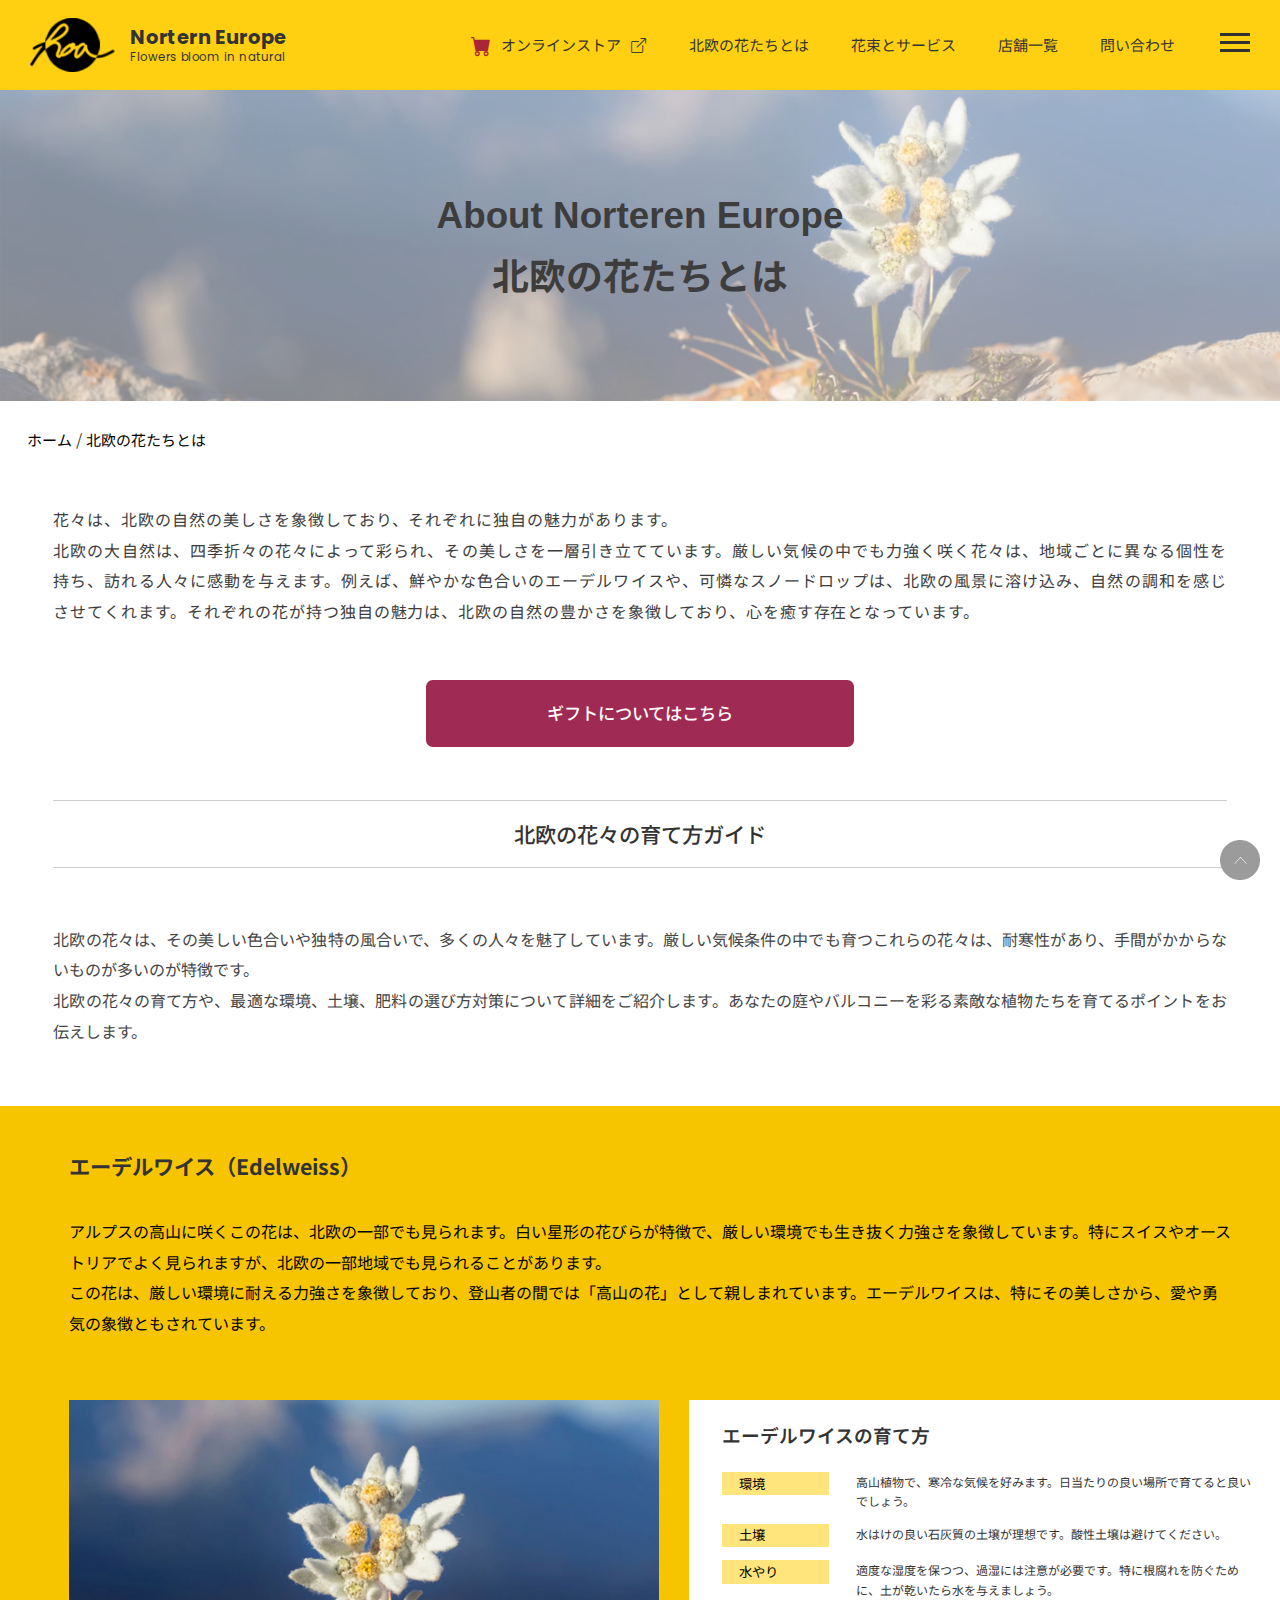
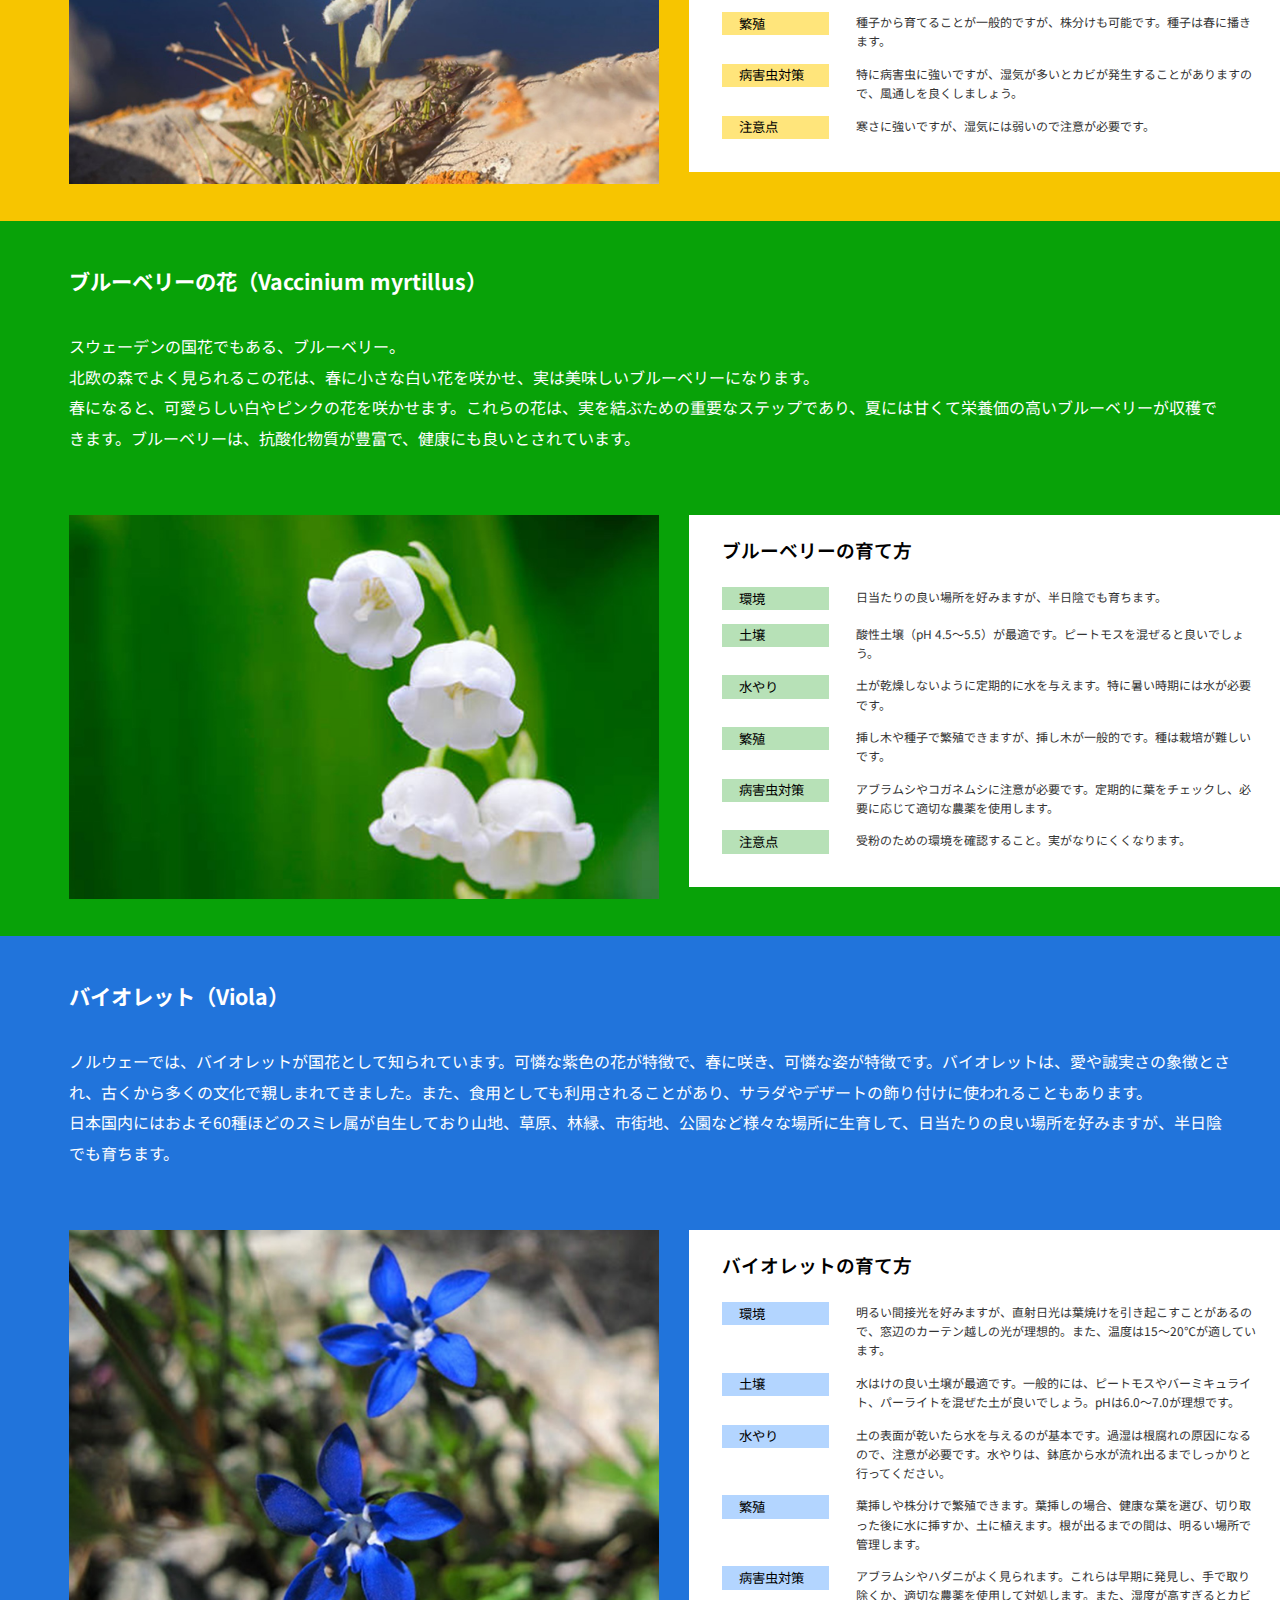
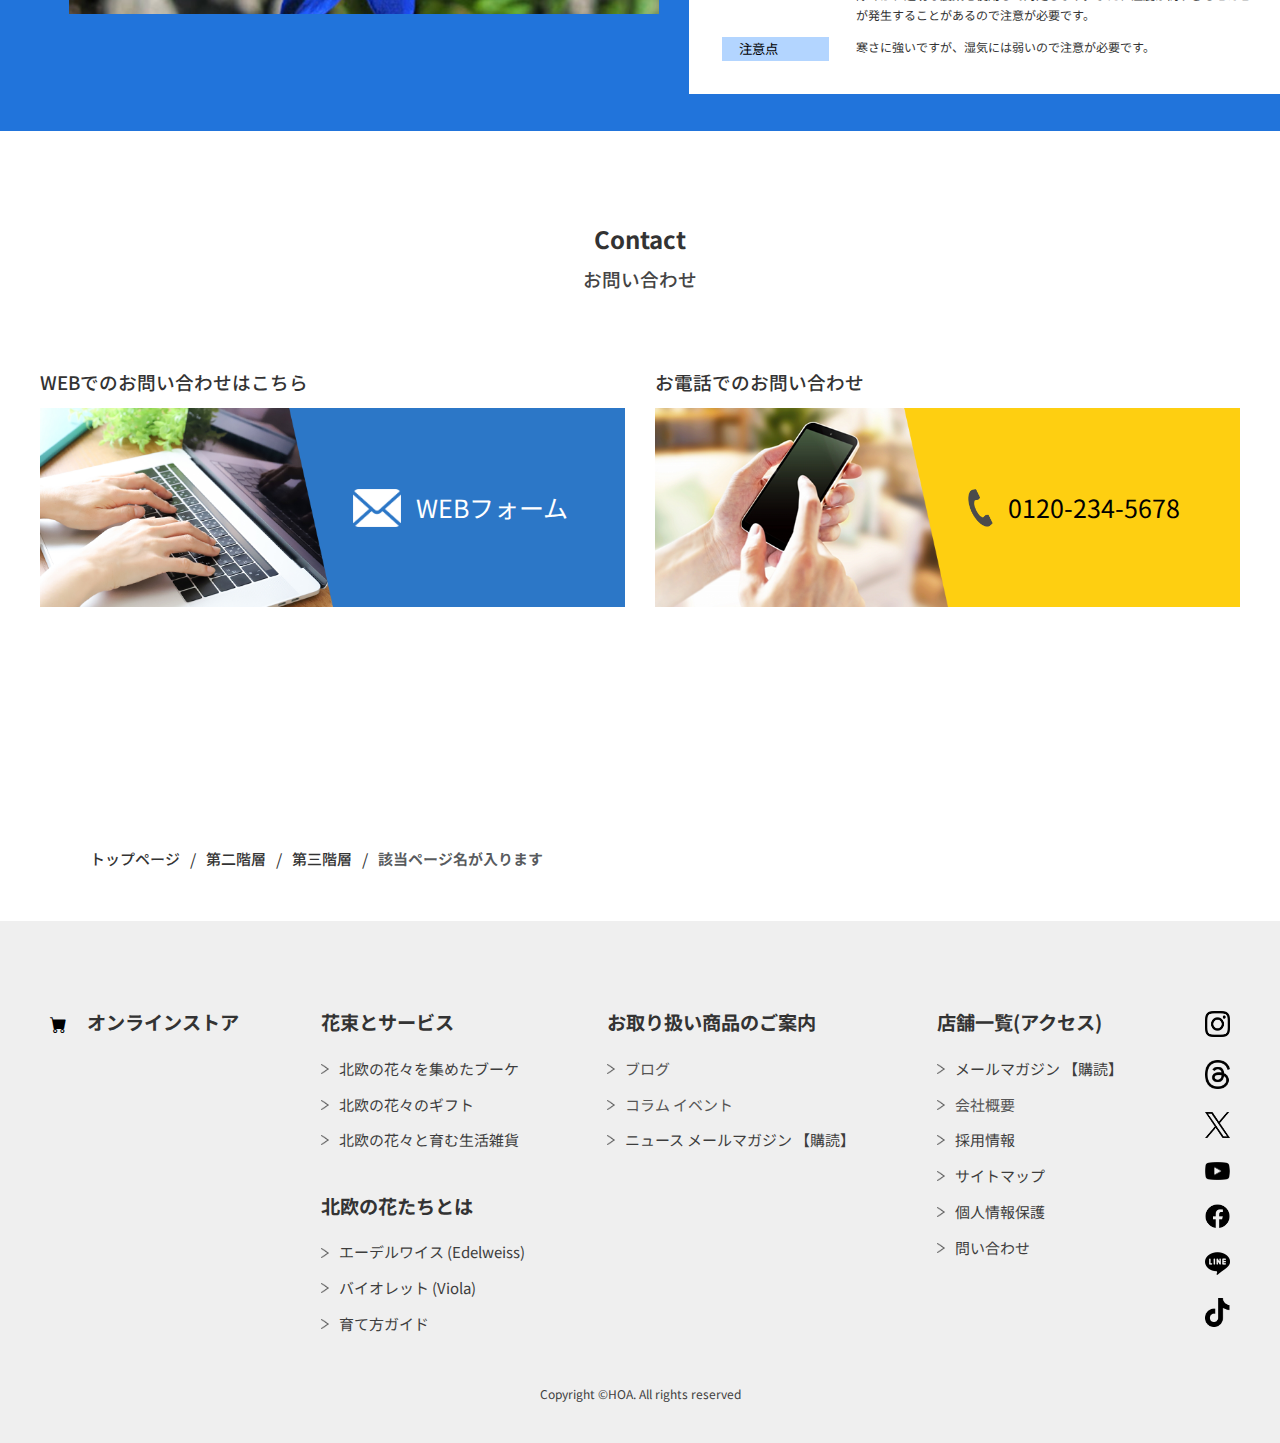
<file: flowers_explain/index.html>
<!DOCTYPE html>
<html lang="ja">

<head>
    <meta charset="UTF-8">
    <meta name="viewport" content="width=device-width, initial-scale=1.0">
    <meta http-equiv="Cache-Control" content="no-cache">
    <title>Nortern Europe Flower | Flower Explain</title>
    <!-- Favicon -->
    <link rel="icon" type="image/x-icon" href="../images/favicon/favicon.ico">
    <!-- font -->
    <link rel="preconnect" href="https://fonts.googleapis.com">
    <link rel="preconnect" href="https://fonts.gstatic.com" crossorigin>
    <link
        href="https://fonts.googleapis.com/css2?family=Kosugi+Maru&family=Noto+Sans+JP:wght@100..900&family=Noto+Serif:ital,wght@0,100..900;1,100..900&display=swap"
        rel="stylesheet">
    <link
        href="https://fonts.googleapis.com/css2?family=Poppins:ital,wght@0,100;0,200;0,300;0,400;0,500;0,600;0,700;0,800;0,900;1,100;1,200;1,300;1,400;1,500;1,600;1,700;1,800;1,900&display=swap"
        rel="stylesheet">
    <!-- bootstrap -->
    <link href="https://cdn.jsdelivr.net/npm/bootstrap@5.3.3/dist/css/bootstrap.min.css" rel="stylesheet"
        integrity="sha384-QWTKZyjpPEjISv5WaRU9OFeRpok6YctnYmDr5pNlyT2bRjXh0JMhjY6hW+ALEwIH" crossorigin="anonymous">
    <script src="https://cdn.jsdelivr.net/npm/bootstrap@5.3.3/dist/js/bootstrap.bundle.min.js"
        integrity="sha384-YvpcrYf0tY3lHB60NNkmXc5s9fDVZLESaAA55NDzOxhy9GkcIdslK1eN7N6jIeHz"
        crossorigin="anonymous"></script>
    <link rel="stylesheet" href="https://cdn.jsdelivr.net/npm/bootstrap-icons@1.11.3/font/bootstrap-icons.min.css">
    <!-- css -->
    <link rel="stylesheet" type="text/css" href="../css/style.css">
    <link rel="stylesheet" type="text/css" href="../css/flowers_explain.css">
    <link rel="stylesheet" type="text/css" href="../css/service.css">
    <!-- Google tag (gtag.js) -->
    <script async src="https://www.googletagmanager.com/gtag/js?id=G-SBBC99KEL9"></script>
    <script> window.dataLayer = window.dataLayer || []; function gtag() { dataLayer.push(arguments); } gtag('js', new Date()); gtag('config', 'G-SBBC99KEL9'); </script>
    <!-- Google Tag Manager -->
    <script>(function (w, d, s, l, i) {
            w[l] = w[l] || []; w[l].push({
                'gtm.start':
                    new Date().getTime(), event: 'gtm.js'
            }); var f = d.getElementsByTagName(s)[0],
                j = d.createElement(s), dl = l != 'dataLayer' ? '&l=' + l : ''; j.async = true; j.src =
                    'https://www.googletagmanager.com/gtm.js?id=' + i + dl; f.parentNode.insertBefore(j, f);
        })(window, document, 'script', 'dataLayer', 'GTM-MZVBRGT6');</script>
    <!-- End Google Tag Manager -->
</head>

<body>
    <!-- Google Tag Manager (noscript) -->
    <noscript><iframe src="https://www.googletagmanager.com/ns.html?id=GTM-MZVBRGT6" height="0" width="0"
            style="display:none; visibility:hidden"></iframe></noscript>
    <!-- End Google Tag Manager (noscript) -->
    <section id="header">
        <div class="service-header-block">
            <header class="header">
                <div class="logo">
                    <a href="../index.html">
                        <img src="../images/Logo.png" alt="Northern Europe Logo">
                        <div class="logo-slogan">
                            <a href="../index.html">
                                <p>Nortern Europe</p>
                                <p>Flowers bloom in natural</p>
                            </a>
                        </div>
                    </a>
                </div>
                <nav class="main-menu-sp" style="display: none;">
                    <ul>
                        <li><i class="bi bi-cart-fill cart-icon"></i><a href="#">オンラインストア</a><i
                                class="bi bi-box-arrow-up-right link-icon"></i></li>
                    </ul>
                </nav>
                <!-- Main Menu -->
                <nav class="main-menu">
                    <ul class="nav-menu">
                        <li><i class="bi bi-cart-fill cart-icon"></i><a href="#">オンラインストア</a><i
                                class="bi bi-box-arrow-up-right link-icon"></i></li>
                        <li><a href="../flowers_explain/index.html">北欧の花たちとは</a></li>
                        <li><a href="../service/index.html">花束とサービス</a></li>
                        <li><a href="#">店舗一覧</a></li>
                        <li><a href="#">問い合わせ</a></li>
                    </ul>
                    <!-- Hamburger menu -->
                    <div class="hamburger">
                        <span></span>
                        <span></span>
                        <span></span>
                    </div>
                </nav>
            </header>
            <!-- Menu hamburger -->
            <nav class="hamburger-menu">
                <!-- The X to close the menu -->
                <div class="close-menu"></div>

                <div class="hamburger-menu__content">
                    <!-- Column 1: オンラインストア -->
                    <div class="hamburger-menu__column">
                        <a href="#" class="menu-title online-title">
                            <i class="bi bi-cart-fill cart-icon"></i>
                            <h1>オンラインストア</h1><i class="bi bi-box-arrow-up-right link-icon"></i>
                        </a>
                    </div>
                    <!-- Column 2: 花束とサービス và 北欧の花たちとは -->
                    <div class="hamburger-menu__column">
                        <!-- 花束とサービス -->
                        <a href="../service/index.html" class="menu-title">
                            <h1>花束とサービス</h1>
                        </a>
                        <div class="menu-section">
                            <a>
                                <p>北欧の花々を集めたブーケ</p>
                            </a>
                            <a>
                                <p>北欧の花々のギフト</p>
                            </a>
                            <a>
                                <p>北欧の花々と育む生活雑貨</p>
                            </a>
                        </div>
                        <!-- 北欧の花たちとは -->
                        <a href="../flowers_explain/index.html" class="menu-title">
                            <h1>北欧の花たちとは</h1>
                        </a>
                        <div class="menu-section">
                            <a>
                                <p>エーデルワイス (Edelweiss)</p>
                            </a>
                            <a>
                                <p>バイオレット (Viola)</p>
                            </a>
                            <a>
                                <p>育て方ガイド</p>
                            </a>

                        </div>
                    </div>
                    <!-- Column 3: お取り扱い商品のご案内 -->
                    <div class="hamburger-menu__column">
                        <a href="#" class="menu-title">
                            <h1>お取り扱い商品のご案内</h1>
                        </a>
                        <div class="menu-section">
                            <a href="../blog/index.html">
                                <p>ブログ</p>
                            </a>
                            <a href="../event_news/index.html">
                                <p>コラム イベント</p>
                            </a>
                            <a href="../event_news/index.html">
                                <p>ニュース メールマガジン <span>【購読】</span></p>
                            </a>
                        </div>
                    </div>
                    <!-- Column 4: 店舗一覧(アクセス) -->
                    <div class="hamburger-menu__column">
                        <a href="#" class="menu-title">
                            <h1>店舗一覧(アクセス)</h1>
                        </a>
                        <div class="menu-section">
                            <a>
                                <p>メールマガジン <span>【購読】</span></p>
                            </a>
                            <a href="../company/index.html">
                                <p>会社概要</p>
                            </a>
                            <a>
                                <p>採用情報</p>
                            </a>
                            <a>
                                <p>サイトマップ</p>
                            </a>
                            <a>
                                <p>個人情報保護</p>
                            </a>
                            <a>
                                <p>問い合わせ</p>
                            </a>
                        </div>
                    </div>
                    <!-- Column 5: Social Media Icons -->
                    <div class="hamburger-menu__column">
                        <div class="social-icons">
                            <a href="#" class="social-button">
                                <img src="../images/insta-icon.png" alt="Instagram Icon" class="social-icon">
                            </a>
                            <a href="#" class="social-button">
                                <img src="../images/threads-icon.png" alt="Threads Icon" class="social-icon">
                            </a>
                            <a href="#" class="social-button">
                                <img src="../images/x-icon.png" alt="X Icon" class="social-icon">
                            </a>
                            <a href="#" class="social-button">
                                <img src="../images/youtube-icon.png" alt="YouTube Icon" class="social-icon">
                            </a>
                            <a href="#" class="social-button">
                                <img src="../images/facebook-icon.png" alt="Facebook Icon" class="social-icon">
                            </a>
                            <a href="#" class="social-button">
                                <img src="../images/line-icon.png" alt="Line Icon" class="social-icon">
                            </a>
                            <a href="#" class="social-button">
                                <img src="../images/tiktok-icon.png" alt="TikTok Icon" class="social-icon">
                            </a>
                        </div>
                    </div>
                    <!-- Mobile Menu -->
                    <ul class="mobile-menu-list">
                        <li><i class="bi bi-cart-fill cart-icon"></i><a href="#">オンラインストア</a><i
                                class="bi bi-box-arrow-up-right link-icon"></i></li>
                        <li class="arrow"><a href="../service/index.html">花束とサービス</a></li>
                        <li class="arrow"><a href="../flowers_explain/index.html">北欧の花たちとは</a></li>
                        <li><a href="#">お取り扱い商品のご案内</a></li>
                        <li><a href="../blog/index.html">ブログ ・ コラム</a></li>
                        <li><a href="../event_news/index.html">イベント ・ ニュース</a></li>
                        <li><a href="#">店舗情報（アクセス）</a></li>
                        <li><a href="../company/index.html">会社概要</a></li>
                        <li><a href="#">採用情報</a></li>
                        <li class="highlight"><a href="#">メールマガジン <span>【購買】</span></a></li>
                        <li><a href="#">サイトマップ</a></li>
                        <li><a href="#">個人情報保護</a></li>
                        <li><a href="#">お問い合わせ</a><i class="bi bi-envelope-fill mail-icon"></i></li>

                        <div class="mobile-hamburger-icons">
                            <a href="#" class="mobile-icon"><img src="../images/insta-icon.png"></a>
                            <a href="#" class="mobile-icon"><img src="../images/threads-icon.png"></a>
                            <a href="#" class="mobile-icon"><img src="../images/x-icon.png"></a>
                            <a href="#" class="mobile-icon"><img src="../images/youtube-icon.png"></a>
                            <a href="#" class="mobile-icon"><img src="../images/facebook-icon.png"></a>
                            <a href="#" class="mobile-icon"><img src="../images/line-icon.png"></a>
                            <a href="#" class="mobile-icon"><img src="../images/tiktok-icon.png"></a>
                        </div>
                    </ul>

                </div>
            </nav>
        </div>
    </section>
    <!-- MAIN SECTION -->
    <main>
        <!--TOP FLOWER EXPLAIN BLOCK  -->
        <section class="flower-explain-block">
            <div class="top-flower-explain">

                <div class="top-flower-wrap">
                    <!-- <div class="top-flower-img">
                        <img src="../images/flower_explain_top_PC.jpg">
                        <img class="top-flower-img-sp" src="../images/explain-top-sp.jpg">
                        <div class="top-flower-explain-title">
                            <h1>About Norteren Europe</h1>
                            <h1>北欧の花たちとは</h1>
                        </div>
                        
                    </div> -->
                    <!-- TOP ANIMATION -->
                    <div class="top-img">
                        <img src="../images/flower_explain_top_PC.jpg">
                        <img class="top-img-sp" src="../images/explain-top-sp.jpg">
                        <div class="top-title">
                            <h1>About Norteren Europe</h1>
                            <h1>北欧の花たちとは</h1>
                        </div>

                    </div>
                    <div class="top-breadcrumb">
                        <!-- <p>ホーム / 花束とサービス</p> -->
                        <a href="../index.html">ホーム</a> / <a href="../flowers_explain/index.html" class="page-choice">北欧の花たちとは</a>
                    </div>
                    <div class="top-explain-content">
                        <p>
                            花々は、北欧の自然の美しさを象徴しており、それぞれに独自の魅力があります。<br>
                            北欧の大自然は、四季折々の花々によって彩られ、その美しさを一層引き立てています。厳しい気候の中でも力強く咲く花々は、地域ごとに異なる個性を持ち、訪れる人々に感動を与えます。例えば、鮮やかな色合いのエーデルワイスや、可憐なスノードロップは、北欧の風景に溶け込み、自然の調和を感じさせてくれます。それぞれの花が持つ独自の魅力は、北欧の自然の豊かさを象徴しており、心を癒す存在となっています。
                        </p>
                    </div>
                    <div class="top-explain-content-sp">
                        <p>
                            北欧の自然の美しさを感じる商品ラインナップをご紹介します。エーデルワイスの清らかな白、ブルーベリーの可憐な花、そしてバイオレットの優雅な紫色が織りなす、心を癒すアイテムたち。
                            これらの花々は、北欧の厳しい自然環境の中で育まれた生命力を象徴しています。私たちの製品は、これらの美しい花々の特性を活かし、あなたの日常に彩りと癒しをもたらします。
                        </p>
                    </div>
                </div>

                <div class="button-to-gift">
                    <a href="../flowers_explain/index.html">
                        <h4>ギフトについてはこちら</h4>
                    </a>
                </div>
            </div>
        </section>

        <!-- RAISING GUIDE SECTION -->
        <section class="raising-guide-block" id="guide">
            <div class="raising-guide-title">
                <div class="raising-big-title">
                    <h2>
                        北欧の花々の育て方ガイド
                    </h2>
                </div>
                <div class="raising-explain">
                    <p>
                        北欧の花々は、その美しい色合いや独特の風合いで、多くの人々を魅了しています。厳しい気候条件の中でも育つこれらの花々は、耐寒性があり、手間がかからないものが多いのが特徴です。<br>
                        北欧の花々の育て方や、最適な環境、土壌、肥料の選び方対策について詳細をご紹介します。あなたの庭やバルコニーを彩る素敵な植物たちを育てるポイントをお伝えします。
                    </p>
                </div>
            </div>
            <div class="flower-explain-guide-wrap">
                <!-- Guide Block 1 -->
                <div class="flower-explain-guide-block">
                    <div class="flower-explain-title" id="edelweiss">
                        <h2>
                            エーデルワイス（Edelweiss）
                        </h2>
                        <!-- <div class="explain-block-expand-sp">
                            <h2>
                                エーデルワイス（Edelweiss）
                            </h2>
                            <img src="../images/click-expand-icon.png" alt="アイコン" class="expand-icon">
                            <img src="../images/minus-icon.png" alt="アイコン" class="small-icon">
                        </div>
                        <p>
                            アルプスの高山に咲くこの花は、北欧の一部でも見られます。白い星形の花びらが特徴で、厳しい環境でも生き抜く力強さを象徴しています。特にスイスやオーストリアでよく見られますが、北欧の一部地域でも見られることがあります。<br>
                            この花は、厳しい環境に耐える力強さを象徴しており、登山者の間では「高山の花」として親しまれています。エーデルワイスは、特にその美しさから、愛や勇気の象徴ともされています。
                        </p> -->
                    </div>

                    <div class="guide-expand-display" id="guide-edelweiss">
                        <div class="explain-block-expand-sp">
                            <h2>
                                エーデルワイス（Edelweiss）
                            </h2>
                            <div class="toggle-icons">
                                <img src="../images/click-expand-icon.png" alt="アイコン" class="expand-icon">
                                <img src="../images/minus-icon.png" alt="アイコン" class="small-icon">
                            </div>
                        </div>
                        <p>
                            アルプスの高山に咲くこの花は、北欧の一部でも見られます。白い星形の花びらが特徴で、厳しい環境でも生き抜く力強さを象徴しています。特にスイスやオーストリアでよく見られますが、北欧の一部地域でも見られることがあります。<br>
                            この花は、厳しい環境に耐える力強さを象徴しており、登山者の間では「高山の花」として親しまれています。エーデルワイスは、特にその美しさから、愛や勇気の象徴ともされています。
                        </p>
                        <div class="flower-guide-wrap">
                            <div class="flower-guide-img">
                                <img src="../images/guide-flower-1.jpg">
                            </div>
                            <div class="flower-guide">
                                <div class="flower-guide-title">
                                    <p>
                                        エーデルワイスの育て方
                                    </p>
                                </div>
                                <div class="guide-row">
                                    <div class="guide-label">環境</div>
                                    <div class="guide-text">高山植物で、寒冷な気候を好みます。日当たりの良い場所で育てると良いでしょう。</div>
                                </div>
                                <div class="guide-row">
                                    <div class="guide-label">土壌</div>
                                    <div class="guide-text">水はけの良い石灰質の土壌が理想です。酸性土壌は避けてください。</div>
                                </div>
                                <div class="guide-row">
                                    <div class="guide-label">水やり</div>
                                    <div class="guide-text">適度な湿度を保つつ、過湿には注意が必要です。特に根腐れを防ぐために、土が乾いたら水を与えましょう。</div>
                                </div>
                                <div class="guide-row">
                                    <div class="guide-label">繁殖</div>
                                    <div class="guide-text">種子から育てることが一般的ですが、株分けも可能です。種子は春に播きます。</div>
                                </div>
                                <div class="guide-row">
                                    <div class="guide-label">病害虫対策</div>
                                    <div class="guide-text">特に病害虫に強いですが、湿気が多いとカビが発生することがありますので、風通しを良くしましょう。</div>
                                </div>
                                <div class="guide-row">
                                    <div class="guide-label">注意点</div>
                                    <div class="guide-text">寒さに強いですが、湿気には弱いので注意が必要です。</div>
                                </div>
                            </div>
                        </div>
                    </div>
                </div>




                <!-- Guide Block 2 -->
                <div class="flower-explain-guide-block">
                    <div class="flower-explain-title" id="vaccinium">
                        <h2 class="explain-block-expand">
                            ブルーベリーの花（Vaccinium myrtillus）
                        </h2>
                        <!-- <div class="explain-block-expand-sp">
                            <h2>
                                ブルーベリーの花（Vaccinium myrtillus）
                            </h2>
                            <div class="toggle-icons">
                                <img src="../images/click-expand-icon.png" alt="アイコン" class="expand-icon">
                                <img src="../images/minus-icon.png" alt="アイコン" class="small-icon">
                            </div>
                            
                        </div>
                        <p>
                            スウェーデンの国花でもある、ブルーベリー。<br>
                            北欧の森でよく見られるこの花は、春に小さな白い花を咲かせ、実は美味しいブルーベリーになります。<br>
                            春になると、可愛らしい白やピンクの花を咲かせます。これらの花は、実を結ぶための重要なステップであり、夏には甘くて栄養価の高いブルーベリーが収穫できます。ブルーベリーは、抗酸化物質が豊富で、健康にも良いとされています。
                        </p> -->
                    </div>
                    <div class="guide-expand-display" id="guide-vaccinium">
                        <div class="explain-block-expand-sp">
                            <h2>
                                ブルーベリーの花（Vaccinium myrtillus）
                            </h2>
                            <div class="toggle-icons">
                                <img src="../images/click-expand-icon.png" alt="アイコン" class="expand-icon">
                                <img src="../images/minus-icon.png" alt="アイコン" class="small-icon">
                            </div>

                        </div>
                        <p>
                            スウェーデンの国花でもある、ブルーベリー。<br>
                            北欧の森でよく見られるこの花は、春に小さな白い花を咲かせ、実は美味しいブルーベリーになります。<br>
                            春になると、可愛らしい白やピンクの花を咲かせます。これらの花は、実を結ぶための重要なステップであり、夏には甘くて栄養価の高いブルーベリーが収穫できます。ブルーベリーは、抗酸化物質が豊富で、健康にも良いとされています。
                        </p>
                        <div class="flower-guide-wrap">
                            <div class="flower-guide-img">
                                <img src="../images/guide-flower-2.jpg">
                            </div>
                            <div class="flower-guide">
                                <div class="flower-guide-title">
                                    <p>
                                        ブルーベリーの育て方
                                    </p>
                                </div>
                                <div class="guide-row">
                                    <div class="guide-label">環境</div>
                                    <div class="guide-text">日当たりの良い場所を好みますが、半日陰でも育ちます。</div>
                                </div>
                                <div class="guide-row">
                                    <div class="guide-label">土壌</div>
                                    <div class="guide-text">酸性土壌（pH 4.5～5.5）が最適です。ピートモスを混ぜると良いでしょう。</div>
                                </div>
                                <div class="guide-row">
                                    <div class="guide-label">水やり</div>
                                    <div class="guide-text">土が乾燥しないように定期的に水を与えます。特に暑い時期には水が必要です。</div>
                                </div>
                                <div class="guide-row">
                                    <div class="guide-label">繁殖</div>
                                    <div class="guide-text">挿し木や種子で繁殖できますが、挿し木が一般的です。種は栽培が難しいです。</div>
                                </div>
                                <div class="guide-row">
                                    <div class="guide-label">病害虫対策</div>
                                    <div class="guide-text">アブラムシやコガネムシに注意が必要です。定期的に葉をチェックし、必要に応じて適切な農薬を使用します。</div>
                                </div>
                                <div class="guide-row">
                                    <div class="guide-label">注意点</div>
                                    <div class="guide-text">受粉のための環境を確認すること。実がなりにくくなります。</div>
                                </div>
                            </div>
                        </div>
                    </div>

                </div>


                <!-- Guide Block 3 -->
                <div class="flower-explain-guide-block">
                    <div class="flower-explain-title" id="viola">
                        <h2 class="explain-block-expand">
                            バイオレット（Viola）
                        </h2>
                        <!-- <div class="explain-block-expand-sp">
                            <h2>
                                バイオレット（Viola）
                            </h2>
                            <img src="../images/click-expand-icon.png" alt="アイコン" class="expand-icon">
                            <img src="../images/minus-icon.png" alt="アイコン" class="small-icon">
                        </div>
                        <p>
                            ノルウェーでは、バイオレットが国花として知られています。可憐な紫色の花が特徴で、春に咲き、可憐な姿が特徴です。バイオレットは、愛や誠実さの象徴とされ、古くから多くの文化で親しまれてきました。また、食用としても利用されることがあり、サラダやデザートの飾り付けに使われることもあります。<br>
                            日本国内にはおよそ60種ほどのスミレ属が自生しており山地、草原、林縁、市街地、公園など様々な場所に生育して、日当たりの良い場所を好みますが、半日陰でも育ちます。
                        </p> -->
                    </div>

                    <div class="guide-expand-display" id="guide-viola">
                        <div class="explain-block-expand-sp">
                            <h2>
                                バイオレット（Viola）
                            </h2>
                            <div class="toggle-icons">
                                <img src="../images/click-expand-icon.png" alt="アイコン" class="expand-icon">
                                <img src="../images/minus-icon.png" alt="アイコン" class="small-icon">
                            </div>

                        </div>
                        <p>
                            ノルウェーでは、バイオレットが国花として知られています。可憐な紫色の花が特徴で、春に咲き、可憐な姿が特徴です。バイオレットは、愛や誠実さの象徴とされ、古くから多くの文化で親しまれてきました。また、食用としても利用されることがあり、サラダやデザートの飾り付けに使われることもあります。<br>
                            日本国内にはおよそ60種ほどのスミレ属が自生しており山地、草原、林縁、市街地、公園など様々な場所に生育して、日当たりの良い場所を好みますが、半日陰でも育ちます。
                        </p>
                        <div class="flower-guide-wrap">
                            <div class="flower-guide-img">
                                <img src="../images/guide-flower-3.jpg">
                            </div>
                            <div class="flower-guide">
                                <div class="flower-guide-title">
                                    <p>
                                        バイオレットの育て方
                                    </p>
                                </div>
                                <div class="guide-row">
                                    <div class="guide-label">環境</div>
                                    <div class="guide-text">
                                        明るい間接光を好みますが、直射日光は葉焼けを引き起こすことがあるので、窓辺のカーテン越しの光が理想的。また、温度は15〜20℃が適しています。</div>
                                </div>
                                <div class="guide-row">
                                    <div class="guide-label">土壌</div>
                                    <div class="guide-text">
                                        水はけの良い土壌が最適です。一般的には、ピートモスやバーミキュライト、パーライトを混ぜた土が良いでしょう。pHは6.0〜7.0が理想です。</div>
                                </div>
                                <div class="guide-row">
                                    <div class="guide-label">水やり</div>
                                    <div class="guide-text">
                                        土の表面が乾いたら水を与えるのが基本です。過湿は根腐れの原因になるので、注意が必要です。水やりは、鉢底から水が流れ出るまでしっかりと行ってください。</div>
                                </div>
                                <div class="guide-row">
                                    <div class="guide-label">繁殖</div>
                                    <div class="guide-text">
                                        葉挿しや株分けで繁殖できます。葉挿しの場合、健康な葉を選び、切り取った後に水に挿すか、土に植えます。根が出るまでの間は、明るい場所で管理します。</div>
                                </div>
                                <div class="guide-row">
                                    <div class="guide-label">病害虫対策</div>
                                    <div class="guide-text">
                                        アブラムシやハダニがよく見られます。これらは早期に発見し、手で取り除くか、適切な農薬を使用して対処します。また、湿度が高すぎるとカビが発生することがあるので注意が必要です。
                                    </div>
                                </div>
                                <div class="guide-row">
                                    <div class="guide-label">注意点</div>
                                    <div class="guide-text">寒さに強いですが、湿気には弱いので注意が必要です。</div>
                                </div>
                            </div>
                        </div>
                    </div>
                </div>
            </div>

        </section>

        <!-- CONTACT SECTION -->
        <div class="contact-block">
            <div class="contact-title">
                <h1>Contact</h1>
                <h2>お問い合わせ</h2>
            </div>
            <div class="web-contact">
                <div class="web-block">
                    <h3>WEBでのお問い合わせはこちら</h3>
                    <div class="blue-contact">
                        <img src="../images/contact.png">
                        <div class="web-content">
                            <img src="../images/contact-mail.png">
                            <p>WEBフォーム</p>
                        </div>
                    </div>
                </div>

                <div class="web-block">
                    <h3>お電話でのお問い合わせ</h3>
                    <div class="yellow-contact">
                        <img src="../images/phone.png">
                        <div class="web-content">
                            <img src="../images/contact-phone.png">
                            <p class="phone-color">0120-234-567&#8203;8</p>
                        </div>
                    </div>
                </div>
            </div>
        </div>
        <!-- BREADCRUMB NAVIGATION -->
        <div class="breadcrumb">
            <a href="../index.html #header" class="breadcrumb-item">トップページ</a>
            <span class="breadcrumb-divider">/</span>
            <a href="/second-page" class="breadcrumb-item">第二階層</a>
            <span class="breadcrumb-divider">/</span>
            <a href="/third-page" class="breadcrumb-item">第三階層</a>
            <span class="breadcrumb-divider">/</span>
            <a href="/current-page" class="breadcrumb-item active">該当ページ名が入ります</a>
        </div>

        <div class="mobile-breadcrumb">
            <a href="../index.html #header" class="breadcrumb-item">トップページ</a>
        </div>
    </main>

    <div class="top-page-icon">
        <img src="../images/top-page-icon.png">
    </div>

    <!-- FOOTER BLOCk -->
    <footer>
        <div class="footer-container">
            <div class="footer__content">
                <!-- Column 1: オンラインストア -->
                <div class="footer__column">
                    <a href="#" class="footer-online-shop">
                        <i class="bi bi-cart-fill cart-icon"></i>
                        <h1>オンラインストア</h1>
                    </a>
                </div>
                <!-- Column 2: 花束とサービス và 北欧の花たちとは -->
                <div class="footer__column">
                    <div class="footer-column-content">
                        <!-- 花束とサービス -->
                        <a href="../service/index.html" class="footer-title">
                            <h1>花束とサービス</h1>
                        </a>
                        <div class="footer-section">
                            <a><img src="../images/row-icon.png">
                                <p>北欧の花々を集めたブーケ</p>
                            </a>
                            <a><img src="../images/row-icon.png">
                                <p>北欧の花々のギフト</p>
                            </a>
                            <a><img src="../images/row-icon.png">
                                <p>北欧の花々と育む生活雑貨</p>
                            </a>
                        </div>
                        <!-- 北欧の花たちとは -->
                        <a href="../flowers_explain/index.html" class="footer-title">
                            <h1 class="title-second">北欧の花たちとは</h1>
                        </a>
                        <div class="footer-section">
                            <a><img src="../images/row-icon.png">
                                <p>エーデルワイス (Edelweiss)</p>
                            </a>
                            <a><img src="../images/row-icon.png">
                                <p>バイオレット (Viola)</p>
                            </a>
                            <a><img src="../images/row-icon.png">
                                <p>育て方ガイド</p>
                            </a>
                        </div>
                    </div>
                </div>
                <!-- Column 3: お取り扱い商品のご案内 -->
                <div class="footer__column">
                    <a href="#" class="footer-title">
                        <h1>お取り扱い商品のご案内</h1>
                    </a>
                    <div class="footer-section">
                        <a href="../blog/index.html"><img src="../images/row-icon.png">
                            <p>ブログ</p>
                        </a>
                        <a href="../event_news/index.html"><img src="../images/row-icon.png">
                            <p>コラム イベント</p>
                        </a>
                        <a><img src="../images/row-icon.png">
                            <p>ニュース メールマガジン <span>【購読】</span></p>
                        </a>
                    </div>
                </div>
                <!-- Column 4: 店舗一覧(アクセス) -->
                <div class="footer__column">
                    <a href="#" class="footer-title">
                        <h1>店舗一覧(アクセス)</h1>
                    </a>
                    <div class="footer-section">
                        <a><img src="../images/row-icon.png">
                            <p>メールマガジン <span>【購読】</span></p>
                        </a>
                        <a href="../company/index.html"><img src="../images/row-icon.png">
                            <p>会社概要</p>
                        </a>
                        <a><img src="../images/row-icon.png">
                            <p>採用情報</p>
                        </a>
                        <a><img src="../images/row-icon.png">
                            <p>サイトマップ</p>
                        </a>
                        <a><img src="../images/row-icon.png">
                            <p>個人情報保護</p>
                        </a>
                        <a><img src="../images/row-icon.png">
                            <p>問い合わせ</p>
                        </a>
                    </div>
                </div>
                <!-- Column 5: Social Media Icons -->
                <div class="footer__column">
                    <div class="footer-social-icons">
                        <a href="#" class="ft-social-button">
                            <img src="../images/insta-icon.png" alt="Instagram Icon" class="ft-social-icon">
                        </a>
                        <a href="#" class="ft-social-button">
                            <img src="../images/threads-icon.png" alt="Threads Icon" class="ft-social-icon">
                        </a>
                        <a href="#" class="ft-social-button">
                            <img src="../images/x-icon.png" alt="X Icon" class="ft-social-icon">
                        </a>
                        <a href="#" class="ft-social-button">
                            <img src="../images/youtube-icon.png" alt="YouTube Icon" class="ft-social-icon">
                        </a>
                        <a href="#" class="ft-social-button">
                            <img src="../images/facebook-icon.png" alt="Facebook Icon" class="ft-social-icon">
                        </a>
                        <a href="#" class="ft-social-button">
                            <img src="../images/line-icon.png" alt="Line Icon" class="ft-social-icon">
                        </a>
                        <a href="#" class="ft-social-button">
                            <img src="../images/tiktok-icon.png" alt="TikTok Icon" class="ft-social-icon">
                        </a>
                    </div>
                </div>

            </div>
            <div class="copy-right">
                <p>Copyright &copy;HOA. All rights reserved</p>
            </div>
        </div>
        <!-- FOOTER FOR MOBILE -->
        <div class="footer-for-mobile">
            <div class="footer-mobile-main">
                <a href="#"><i class="bi bi-cart-fill cart-icon"></i>
                    <h1>オンラインストア</h1><i class="bi bi-box-arrow-up-right link-icon"></i>
                </a>
                <a href="../service/index.html" class="arrow-2">
                    <h1>花束とサービス</h1>
                </a>
                <a href="../flowers_explain/index.html" class="arrow-2">
                    <h1>北欧の花たちとは</h1>
                </a>
                <a href="#" class="arrow-2">
                    <h1>お取り扱い商品のご案内</h1>
                </a>
                <a href="../blog/index.html" class="arrow-2">
                    <h1>ブログ・コラム</h1>
                </a>
                <a href="../event_news/index.html">
                    <h1>イベント・ニュース</h1>
                </a>
                <a href="#">
                    <h1>店舗情報（アクセス）</h1>
                </a>
                <a href="../company/index.html">
                    <h1>会社概要</h1>
                </a>
                <a href="#">
                    <h1>採用情報</h1>
                </a>
                <a href="#">
                    <h1>メールマガジン【購読】</h1>
                </a>
                <a href="#">
                    <h1>サイトマップ</h1>
                </a>
                <a href="#">
                    <h1>個人情報保護</h1>
                </a>
                <a href="#">
                    <h1>お問い合わせ</h1><i class="bi bi-envelope-fill mail-icon"></i>
                </a>
            </div>
            <div class="footer-mobile-social-icon">
                <a href="#" class="ft-social-button">
                    <img src="../images/insta-icon.png" alt="Instagram Icon" class="ft-social-icon">
                </a>
                <a href="#" class="ft-social-button">
                    <img src="../images/threads-icon.png" alt="Threads Icon" class="ft-social-icon">
                </a>
                <a href="#" class="ft-social-button">
                    <img src="../images/x-icon.png" alt="X Icon" class="ft-social-icon">
                </a>
                <a href="#" class="ft-social-button">
                    <img src="../images/youtube-icon.png" alt="YouTube Icon" class="ft-social-icon">
                </a>
                <a href="#" class="ft-social-button">
                    <img src="../images/facebook-icon.png" alt="Facebook Icon" class="ft-social-icon">
                </a>
                <a href="#" class="ft-social-button">
                    <img src="../images/line-icon.png" alt="Line Icon" class="ft-social-icon">
                </a>
                <a href="#" class="ft-social-button">
                    <img src="../images/tiktok-icon.png" alt="TikTok Icon" class="ft-social-icon">
                </a>
            </div>
            <div class="copy-right-mobile">
                <p>Copyright &copy;HOA. All rights reserved</p>
            </div>
        </div>
    </footer>
    <script src="../js/style.js"></script>
</body>

</html>
</file>
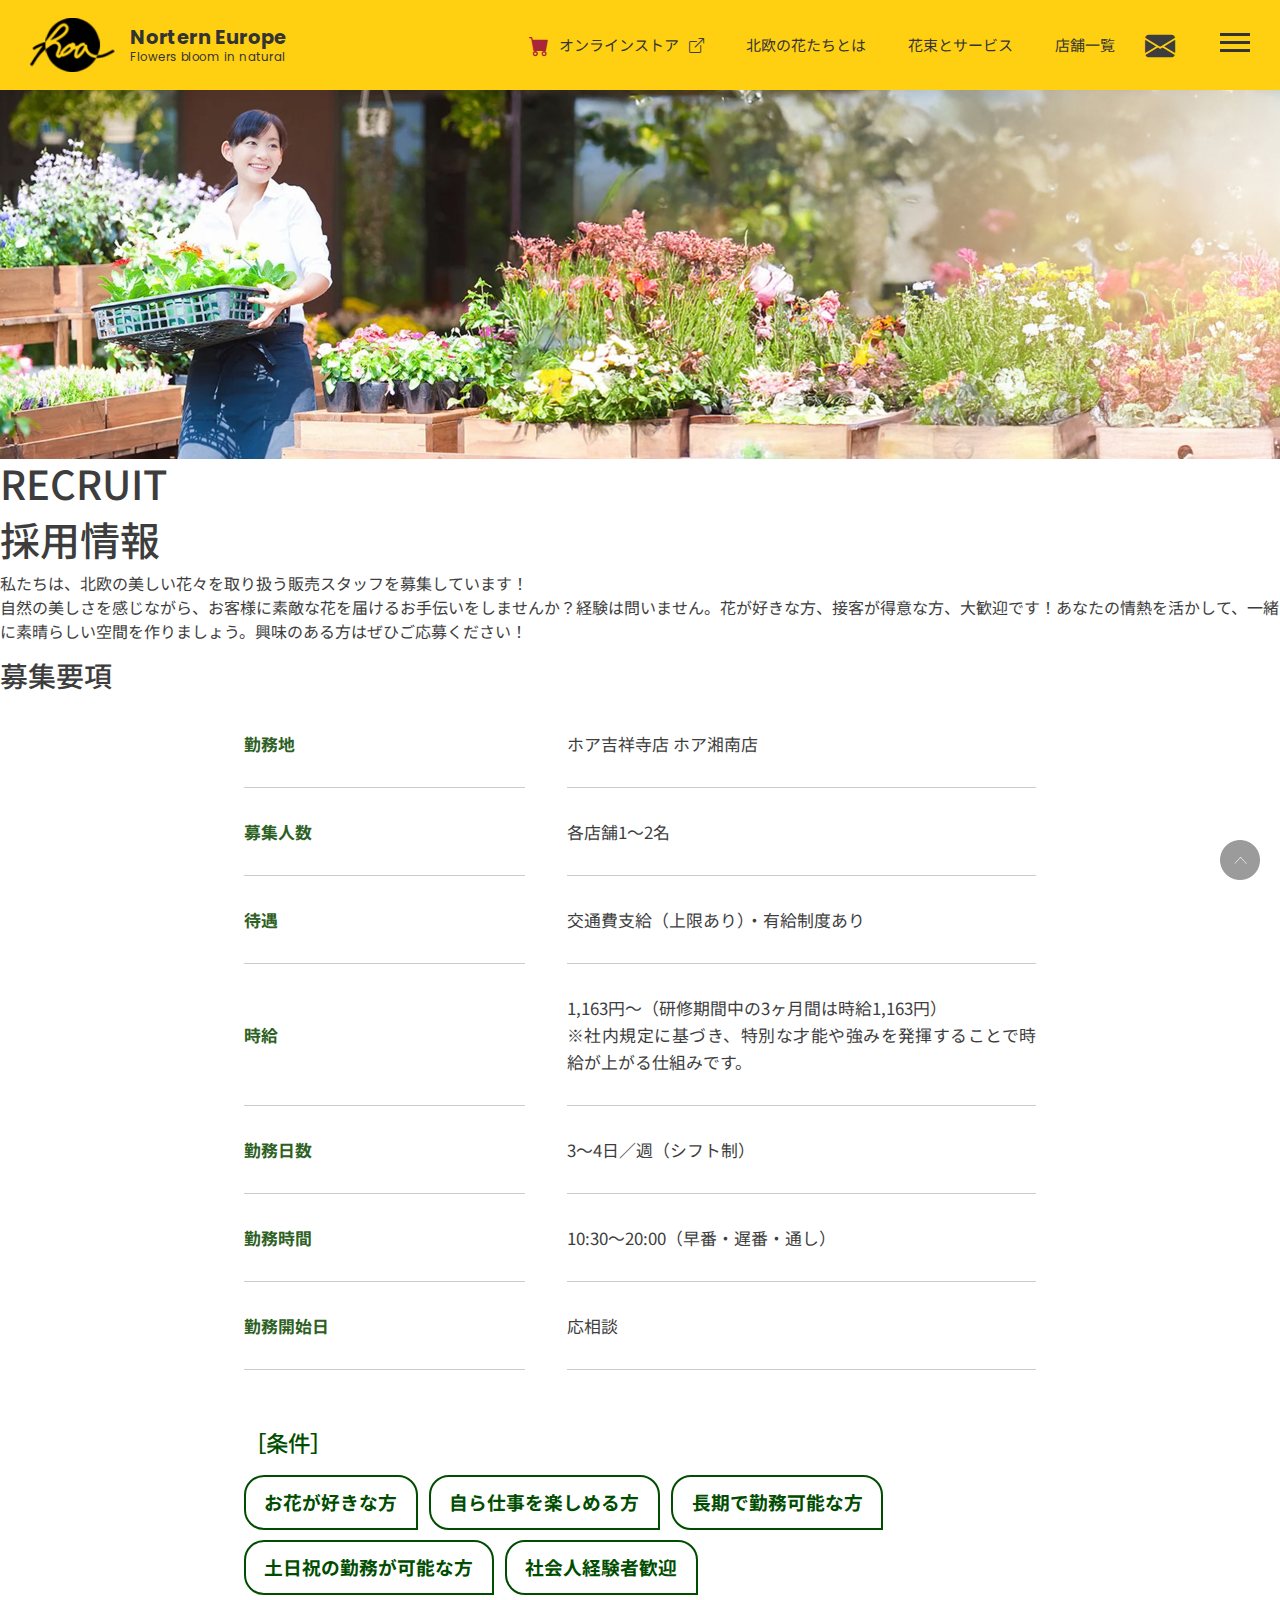
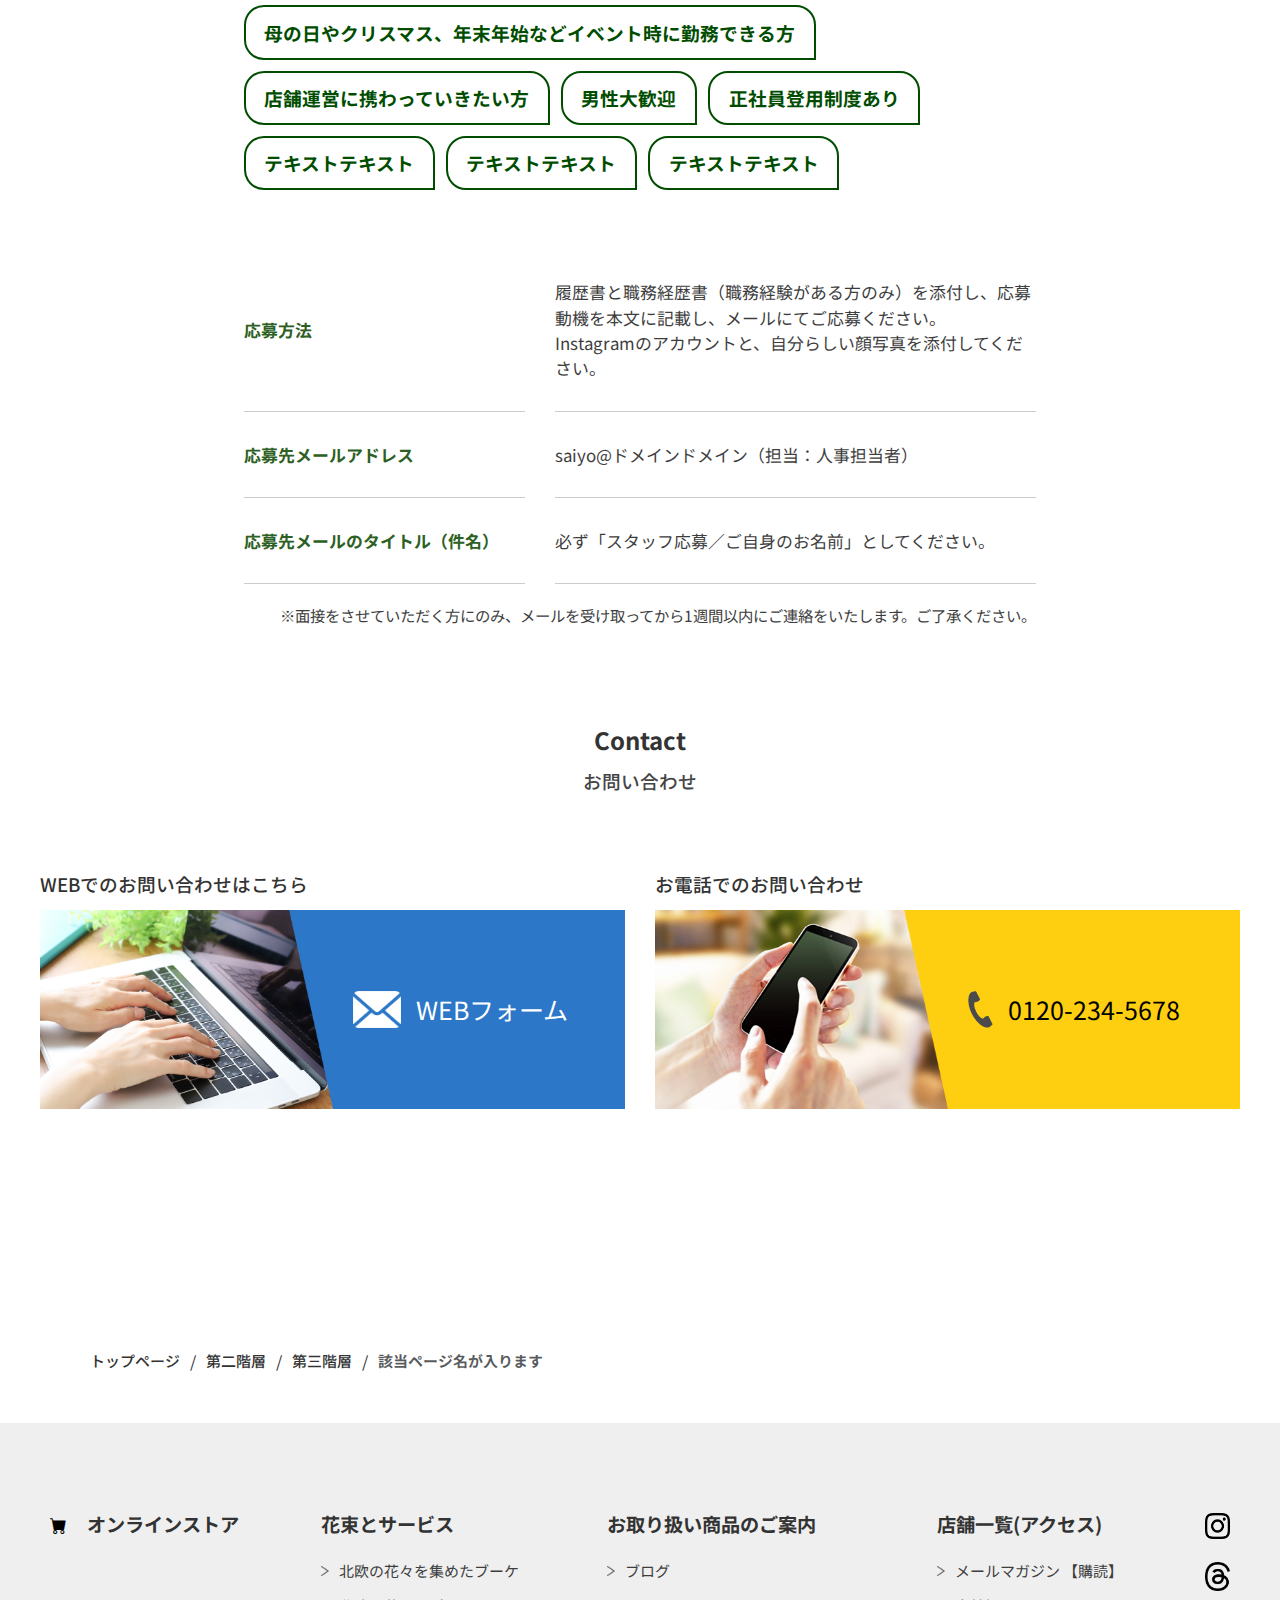
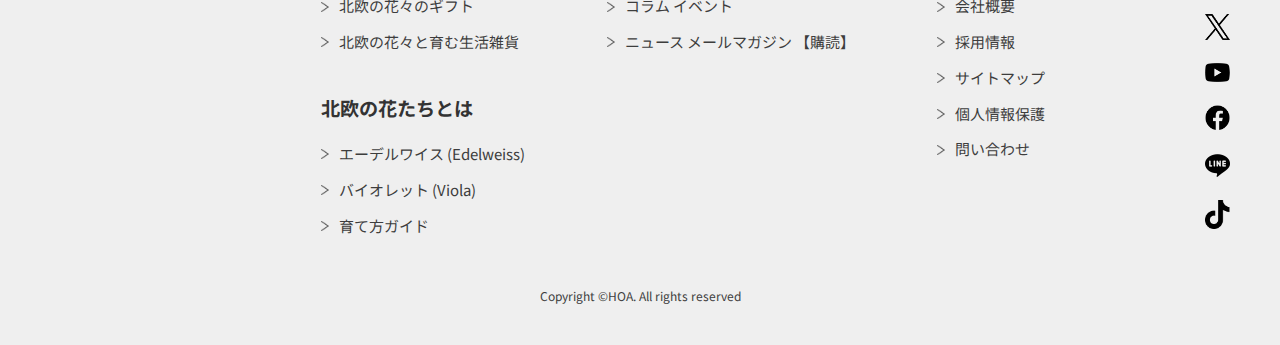
<file: recruit/index.html>
<!DOCTYPE html>
<html lang="ja">
<head>
    <meta charset="UTF-8">
    <meta name="viewport" content="width=device-width, initial-scale=1.0">
    <meta http-equiv="Cache-Control" content="no-cache">
    <title>Nortern Europe Flower | Recruit</title>
    <!-- Favicon -->
    <link rel="icon" type="image/x-icon" href="../images/favicon/favicon.ico">
    <!-- font -->
    <link rel="preconnect" href="https://fonts.googleapis.com">
    <link rel="preconnect" href="https://fonts.gstatic.com" crossorigin>
    <link
        href="https://fonts.googleapis.com/css2?family=Kosugi+Maru&family=Noto+Sans+JP:wght@100..900&family=Noto+Serif:ital,wght@0,100..900;1,100..900&display=swap"
        rel="stylesheet">
    <link
        href="https://fonts.googleapis.com/css2?family=Poppins:ital,wght@0,100;0,200;0,300;0,400;0,500;0,600;0,700;0,800;0,900;1,100;1,200;1,300;1,400;1,500;1,600;1,700;1,800;1,900&display=swap"
        rel="stylesheet">
    <!-- bootstrap -->
    <link href="https://cdn.jsdelivr.net/npm/bootstrap@5.3.3/dist/css/bootstrap.min.css" rel="stylesheet"
        integrity="sha384-QWTKZyjpPEjISv5WaRU9OFeRpok6YctnYmDr5pNlyT2bRjXh0JMhjY6hW+ALEwIH" crossorigin="anonymous">
    <script src="https://cdn.jsdelivr.net/npm/bootstrap@5.3.3/dist/js/bootstrap.bundle.min.js"
        integrity="sha384-YvpcrYf0tY3lHB60NNkmXc5s9fDVZLESaAA55NDzOxhy9GkcIdslK1eN7N6jIeHz"
        crossorigin="anonymous"></script>
    <link rel="stylesheet" href="https://cdn.jsdelivr.net/npm/bootstrap-icons@1.11.3/font/bootstrap-icons.min.css">
    <!-- css -->
    <link rel="stylesheet" type="text/css" href="../css/style.css">
    <link rel="stylesheet" type="text/css" href="../css/recruit.css">
    <link rel="stylesheet" type="text/css" href="../css/service.css">
    <!-- Google tag (gtag.js) -->
    <script async src="https://www.googletagmanager.com/gtag/js?id=G-SBBC99KEL9"></script>
    <script> window.dataLayer = window.dataLayer || []; function gtag() { dataLayer.push(arguments); } gtag('js', new Date()); gtag('config', 'G-SBBC99KEL9'); </script>
    <!-- Google Tag Manager -->
    <script>(function (w, d, s, l, i) {
            w[l] = w[l] || []; w[l].push({
                'gtm.start':
                    new Date().getTime(), event: 'gtm.js'
            }); var f = d.getElementsByTagName(s)[0],
                j = d.createElement(s), dl = l != 'dataLayer' ? '&l=' + l : ''; j.async = true; j.src =
                    'https://www.googletagmanager.com/gtm.js?id=' + i + dl; f.parentNode.insertBefore(j, f);
        })(window, document, 'script', 'dataLayer', 'GTM-MZVBRGT6');</script>
    <!-- End Google Tag Manager -->
</head>
<body>
      <!-- Google Tag Manager (noscript) -->
      <noscript><iframe src="https://www.googletagmanager.com/ns.html?id=GTM-MZVBRGT6" height="0" width="0"
        style="display:none; visibility:hidden"></iframe></noscript>
<!-- End Google Tag Manager (noscript) -->
<section id="header">
    <div class="service-header-block">
        <header class="header">
            <div class="logo">
                <a href="../index.html">
                    <img src="../images/Logo.png" alt="Northern Europe Logo">
                    <div class="logo-slogan">
                        <a href="../index.html">
                            <p>Nortern Europe</p>
                            <p>Flowers bloom in natural</p>
                        </a>
                    </div>
                </a>
            </div>
            <nav class="main-menu-sp" style="display: none;">
                <ul>
                    <li><i class="bi bi-cart-fill cart-icon"></i><a href="#">オンラインストア</a><i
                            class="bi bi-box-arrow-up-right link-icon"></i></li>
                </ul>
            </nav>
            <!-- Main Menu -->
            <nav class="main-menu">
                <ul class="nav-menu">
                    <li><i class="bi bi-cart-fill cart-icon"></i><a href="#">オンラインストア</a><i
                            class="bi bi-box-arrow-up-right link-icon"></i></li>
                    <li><a href="#">北欧の花たちとは</a></li>
                    <li><a href="../service/index.html">花束とサービス</a></li>
                    <li><a href="#">店舗一覧</a><i class="bi bi-envelope-fill mail-icon"></i></li>
                </ul>
                <!-- Hamburger menu -->
                <div class="hamburger">
                    <span></span>
                    <span></span>
                    <span></span>
                </div>
            </nav>
        </header>
        <!-- Menu hamburger -->
        <nav class="hamburger-menu">
            <!-- The X to close the menu -->
            <div class="close-menu"></div>

            <div class="hamburger-menu__content">
                <!-- Column 1: オンラインストア -->
                <div class="hamburger-menu__column">
                    <a href="#" class="menu-title online-title">
                        <i class="bi bi-cart-fill cart-icon"></i>
                        <h1>オンラインストア</h1><i class="bi bi-box-arrow-up-right link-icon"></i>
                    </a>
                </div>
                <!-- Column 2: 花束とサービス và 北欧の花たちとは -->
                <div class="hamburger-menu__column">
                    <!-- 花束とサービス -->
                    <a href="../service/index.html" class="menu-title">
                        <h1>花束とサービス</h1>
                    </a>
                    <div class="menu-section">
                        <a>
                            <p>北欧の花々を集めたブーケ</p>
                        </a>
                        <a>
                            <p>北欧の花々のギフト</p>
                        </a>
                        <a>
                            <p>北欧の花々と育む生活雑貨</p>
                        </a>
                    </div>
                    <!-- 北欧の花たちとは -->
                    <a href="#" class="menu-title">
                        <h1>北欧の花たちとは</h1>
                    </a>
                    <div class="menu-section">
                        <a>
                            <p>エーデルワイス (Edelweiss)</p>
                        </a>
                        <a>
                            <p>バイオレット (Viola)</p>
                        </a>
                        <a>
                            <p>育て方ガイド</p>
                        </a>

                    </div>
                </div>
                <!-- Column 3: お取り扱い商品のご案内 -->
                <div class="hamburger-menu__column">
                    <a href="#" class="menu-title">
                        <h1>お取り扱い商品のご案内</h1>
                    </a>
                    <div class="menu-section">
                        <a>
                            <p>ブログ</p>
                        </a>
                        <a>
                            <p>コラム イベント</p>
                        </a>
                        <a>
                            <p>ニュース メールマガジン <span>【購読】</span></p>
                        </a>
                    </div>
                </div>
                <!-- Column 4: 店舗一覧(アクセス) -->
                <div class="hamburger-menu__column">
                    <a href="#" class="menu-title">
                        <h1>店舗一覧(アクセス)</h1>
                    </a>
                    <div class="menu-section">
                        <a>
                            <p>メールマガジン <span>【購読】</span></p>
                        </a>
                        <a>
                            <p>会社概要</p>
                        </a>
                        <a>
                            <p>採用情報</p>
                        </a>
                        <a>
                            <p>サイトマップ</p>
                        </a>
                        <a>
                            <p>個人情報保護</p>
                        </a>
                        <a>
                            <p>問い合わせ</p>
                        </a>
                    </div>
                </div>
                <!-- Column 5: Social Media Icons -->
                <div class="hamburger-menu__column">
                    <div class="social-icons">
                        <a href="#" class="social-button">
                            <img src="../images/insta-icon.png" alt="Instagram Icon" class="social-icon">
                        </a>
                        <a href="#" class="social-button">
                            <img src="../images/threads-icon.png" alt="Threads Icon" class="social-icon">
                        </a>
                        <a href="#" class="social-button">
                            <img src="../images/x-icon.png" alt="X Icon" class="social-icon">
                        </a>
                        <a href="#" class="social-button">
                            <img src="../images/youtube-icon.png" alt="YouTube Icon" class="social-icon">
                        </a>
                        <a href="#" class="social-button">
                            <img src="../images/facebook-icon.png" alt="Facebook Icon" class="social-icon">
                        </a>
                        <a href="#" class="social-button">
                            <img src="../images/line-icon.png" alt="Line Icon" class="social-icon">
                        </a>
                        <a href="#" class="social-button">
                            <img src="../images/tiktok-icon.png" alt="TikTok Icon" class="social-icon">
                        </a>
                    </div>
                </div>
                <!-- Mobile Menu -->
                <ul class="mobile-menu-list">
                    <li><i class="bi bi-cart-fill cart-icon"></i><a href="#">オンラインストア</a><i
                            class="bi bi-box-arrow-up-right link-icon"></i></li>
                    <li class="arrow"><a href="../service/index.html">花束とサービス</a></li>
                    <li class="arrow"><a href="#">北欧の花たちとは</a></li>
                    <li><a href="#">お取り扱い商品のご案内</a></li>
                    <li><a href="#">ブログ ・ コラム</a></li>
                    <li><a href="#">イベント ・ ニュース</a></li>
                    <li><a href="#">店舗情報（アクセス）</a></li>
                    <li><a href="#">会社概要</a></li>
                    <li><a href="#">採用情報</a></li>
                    <li class="highlight"><a href="#">メールマガジン <span>【購買】</span></a></li>
                    <li><a href="#">サイトマップ</a></li>
                    <li><a href="#">個人情報保護</a></li>
                    <li><a href="#">お問い合わせ</a><i class="bi bi-envelope-fill mail-icon"></i></li>

                    <div class="mobile-hamburger-icons">
                        <a href="#" class="mobile-icon"><img src="../images/insta-icon.png"></a>
                        <a href="#" class="mobile-icon"><img src="../images/threads-icon.png"></a>
                        <a href="#" class="mobile-icon"><img src="../images/x-icon.png"></a>
                        <a href="#" class="mobile-icon"><img src="../images/youtube-icon.png"></a>
                        <a href="#" class="mobile-icon"><img src="../images/facebook-icon.png"></a>
                        <a href="#" class="mobile-icon"><img src="../images/line-icon.png"></a>
                        <a href="#" class="mobile-icon"><img src="../images/tiktok-icon.png"></a>
                    </div>
                </ul>

            </div>
        </nav>
    </div>
</section>

<!-- MAIN SECTION -->

<main>
    <!-- RECRUIT SECTION -->
<section>
    <div class="recruit-block">
        <div class="recruit-top-block">
            <img src="../images/recruit-top-pc.jpg">
        </div>
        <div class="recruit-explain-block">
            <div class="recruit-title">
                <h1>
                    RECRUIT
                </h1>
                <h1>
                    採用情報
                </h1>
            </div>
            <div class="recruit-sub-content">
                <p>
                    私たちは、北欧の美しい花々を取り扱う販売スタッフを募集しています！<br>
                    自然の美しさを感じながら、お客様に素敵な花を届けるお手伝いをしませんか？経験は問いません。花が好きな方、接客が得意な方、大歓迎です！あなたの情熱を活かして、一緒に素晴らしい空間を作りましょう。興味のある方はぜひご応募ください！
                </p>
            </div>
        </div>
        <div class="recruit-form-block">
            <div class="recruit-form-title">
                <h3>募集要項</h3>
            </div>
            <div class="recruit-container">
                <!-- <h1>募集要項</h1> -->
                <div class="job-section">
                  <div class="label">勤務地</div>
                  <div class="content">ホア吉祥寺店 ホア湘南店</div>
                </div>
                <div class="job-section">
                  <div class="label">募集人数</div>
                  <div class="content">各店舗1〜2名</div>
                </div>
                <div class="job-section">
                  <div class="label">待遇</div>
                  <div class="content">交通費支給（上限あり）・有給制度あり</div>
                </div>
                <div class="job-section">
                  <div class="label">時給</div>
                  <div class="content">
                    1,163円〜（研修期間中の3ヶ月間は時給1,163円）<br />
                    ※社内規定に基づき、特別な才能や強みを発揮することで時給が上がる仕組みです。
                  </div>
                </div>
                <div class="job-section">
                  <div class="label">勤務日数</div>
                  <div class="content">3〜4日／週（シフト制）</div>
                </div>
                <div class="job-section">
                  <div class="label">勤務時間</div>
                  <div class="content">10:30〜20:00（早番・遅番・通し）</div>
                </div>
                <div class="job-section">
                  <div class="label">勤務開始日</div>
                  <div class="content">応相談</div>
                </div>
              </div>

              <div class="condition-block">
                <h2>［条件］</h2>
                <div class="tags">
                  <div class="tag">お花が好きな方</div>
                  <div class="tag">自ら仕事を楽しめる方</div>
                  <div class="tag">長期で勤務可能な方</div>
                  <div class="tag">土日祝の勤務が可能な方</div>
                  <div class="tag">社会人経験者歓迎</div>
                  <div class="tag">母の日やクリスマス、年末年始などイベント時に勤務できる方</div>
                  <div class="tag">店舗運営に携わっていきたい方</div>
                  <div class="tag">男性大歓迎</div>
                  <div class="tag">正社員登用制度あり</div>
                  <div class="tag">テキストテキスト</div>
                  <div class="tag">テキストテキスト</div>
                  <div class="tag">テキストテキスト</div>
                </div>
              </div>

              <div class="info-container">
                <div class="info-row">
                  <div class="info-label">応募方法</div>
                  <div class="info-content">
                    履歴書と職務経歴書（職務経験がある方のみ）を添付し、応募動機を本文に記載し、メールにてご応募ください。<br>
                    Instagramのアカウントと、自分らしい顔写真を添付してください。
                  </div>
                </div>
                <div class="info-row">
                  <div class="info-label">応募先メールアドレス</div>
                  <div class="info-content">
                    saiyo@ドメインドメイン（担当：人事担当者）
                  </div>
                </div>
                <div class="info-row">
                  <div class="info-label">応募先メールのタイトル（件名）</div>
                  <div class="info-content">
                    必ず「スタッフ応募／ご自身のお名前」としてください。
                  </div>
                </div>
                <div class="info-note">
                  ※面接をさせていただく方にのみ、メールを受け取ってから1週間以内にご連絡をいたします。ご了承ください。
                </div>
              </div>
        </div>
    </div>
</section>



      <!-- CONTACT SECTION -->
      <div class="contact-block">
        <div class="contact-title">
            <h1>Contact</h1>
            <h2>お問い合わせ</h2>
        </div>
        <div class="web-contact">
            <div class="web-block">
                <h3>WEBでのお問い合わせはこちら</h3>
                <div class="blue-contact">
                    <img src="../images/contact.png">
                    <div class="web-content">
                        <img src="../images/contact-mail.png">
                        <p>WEBフォーム</p>
                    </div>
                </div>
            </div>

            <div class="web-block">
                <h3>お電話でのお問い合わせ</h3>
                <div class="yellow-contact">
                    <img src="../images/phone.png">
                    <div class="web-content">
                        <img src="../images/contact-phone.png">
                        <p class="phone-color">0120-234-567&#8203;8</p>
                    </div>
                </div>
            </div>
        </div>
    </div>

     <!-- BREADCRUMB NAVIGATION -->
     <div class="breadcrumb">
        <a href="../index.html #header" class="breadcrumb-item">トップページ</a>
        <span class="breadcrumb-divider">/</span>
        <a href="/second-page" class="breadcrumb-item">第二階層</a>
        <span class="breadcrumb-divider">/</span>
        <a href="/third-page" class="breadcrumb-item">第三階層</a>
        <span class="breadcrumb-divider">/</span>
        <a href="/current-page" class="breadcrumb-item active">該当ページ名が入ります</a>
    </div>

    <div class="mobile-breadcrumb">
        <a href="../index.html #header" class="breadcrumb-item">トップページ</a>
    </div>
</main>


<div class="top-page-icon">
    <img src="../images/top-page-icon.png">
</div>

  <!-- FOOTER BLOCk -->
  <footer>
    <div class="footer-container">
        <div class="footer__content">
            <!-- Column 1: オンラインストア -->
            <div class="footer__column">
                <a href="#" class="footer-online-shop">
                    <i class="bi bi-cart-fill cart-icon"></i>
                    <h1>オンラインストア</h1>
                </a>
            </div>
            <!-- Column 2: 花束とサービス và 北欧の花たちとは -->
            <div class="footer__column">
                <div class="footer-column-content">
                    <!-- 花束とサービス -->
                    <a href="../service/index.html" class="footer-title">
                        <h1>花束とサービス</h1>
                    </a>
                    <div class="footer-section">
                        <a><img src="../images/row-icon.png">
                            <p>北欧の花々を集めたブーケ</p>
                        </a>
                        <a><img src="../images/row-icon.png">
                            <p>北欧の花々のギフト</p>
                        </a>
                        <a><img src="../images/row-icon.png">
                            <p>北欧の花々と育む生活雑貨</p>
                        </a>
                    </div>
                    <!-- 北欧の花たちとは -->
                    <a href="#" class="footer-title">
                        <h1 class="title-second">北欧の花たちとは</h1>
                    </a>
                    <div class="footer-section">
                        <a><img src="../images/row-icon.png">
                            <p>エーデルワイス (Edelweiss)</p>
                        </a>
                        <a><img src="../images/row-icon.png">
                            <p>バイオレット (Viola)</p>
                        </a>
                        <a><img src="../images/row-icon.png">
                            <p>育て方ガイド</p>
                        </a>
                    </div>
                </div>
            </div>
            <!-- Column 3: お取り扱い商品のご案内 -->
            <div class="footer__column">
                <a href="#" class="footer-title">
                    <h1>お取り扱い商品のご案内</h1>
                </a>
                <div class="footer-section">
                    <a><img src="../images/row-icon.png">
                        <p>ブログ</p>
                    </a>
                    <a><img src="../images/row-icon.png">
                        <p>コラム イベント</p>
                    </a>
                    <a><img src="../images/row-icon.png">
                        <p>ニュース メールマガジン <span>【購読】</span></p>
                    </a>
                </div>
            </div>
            <!-- Column 4: 店舗一覧(アクセス) -->
            <div class="footer__column">
                <a href="#" class="footer-title">
                    <h1>店舗一覧(アクセス)</h1>
                </a>
                <div class="footer-section">
                    <a><img src="../images/row-icon.png">
                        <p>メールマガジン <span>【購読】</span></p>
                    </a>
                    <a><img src="../images/row-icon.png">
                        <p>会社概要</p>
                    </a>
                    <a><img src="../images/row-icon.png">
                        <p>採用情報</p>
                    </a>
                    <a><img src="../images/row-icon.png">
                        <p>サイトマップ</p>
                    </a>
                    <a><img src="../images/row-icon.png">
                        <p>個人情報保護</p>
                    </a>
                    <a><img src="../images/row-icon.png">
                        <p>問い合わせ</p>
                    </a>
                </div>
            </div>
            <!-- Column 5: Social Media Icons -->
            <div class="footer__column">
                <div class="footer-social-icons">
                    <a href="#" class="ft-social-button">
                        <img src="../images/insta-icon.png" alt="Instagram Icon" class="ft-social-icon">
                    </a>
                    <a href="#" class="ft-social-button">
                        <img src="../images/threads-icon.png" alt="Threads Icon" class="ft-social-icon">
                    </a>
                    <a href="#" class="ft-social-button">
                        <img src="../images/x-icon.png" alt="X Icon" class="ft-social-icon">
                    </a>
                    <a href="#" class="ft-social-button">
                        <img src="../images/youtube-icon.png" alt="YouTube Icon" class="ft-social-icon">
                    </a>
                    <a href="#" class="ft-social-button">
                        <img src="../images/facebook-icon.png" alt="Facebook Icon" class="ft-social-icon">
                    </a>
                    <a href="#" class="ft-social-button">
                        <img src="../images/line-icon.png" alt="Line Icon" class="ft-social-icon">
                    </a>
                    <a href="#" class="ft-social-button">
                        <img src="../images/tiktok-icon.png" alt="TikTok Icon" class="ft-social-icon">
                    </a>
                </div>
            </div>

        </div>
        <div class="copy-right">
            <p>Copyright &copy;HOA. All rights reserved</p>
        </div>
    </div>
    <!-- FOOTER FOR MOBILE -->
    <div class="footer-for-mobile">
        <div class="footer-mobile-main">
            <a href="#"><i class="bi bi-cart-fill cart-icon"></i>
                <h1>オンラインストア</h1><i class="bi bi-box-arrow-up-right link-icon"></i>
            </a>
            <a href="../service/index.html" class="arrow-2">
                <h1>花束とサービス</h1>
            </a>
            <a href="#" class="arrow-2">
                <h1>北欧の花たちとは</h1>
            </a>
            <a href="#" class="arrow-2">
                <h1>お取り扱い商品のご案内</h1>
            </a>
            <a href="#" class="arrow-2">
                <h1>ブログ・コラム</h1>
            </a>
            <a href="#">
                <h1>イベント・ニュース</h1>
            </a>
            <a href="#">
                <h1>店舗情報（アクセス）</h1>
            </a>
            <a href="#">
                <h1>会社概要</h1>
            </a>
            <a href="#">
                <h1>採用情報</h1>
            </a>
            <a href="#">
                <h1>メールマガジン【購読】</h1>
            </a>
            <a href="#">
                <h1>サイトマップ</h1>
            </a>
            <a href="#">
                <h1>個人情報保護</h1>
            </a>
            <a href="#">
                <h1>お問い合わせ</h1><i class="bi bi-envelope-fill mail-icon"></i>
            </a>
        </div>
        <div class="footer-mobile-social-icon">
            <a href="#" class="ft-social-button">
                <img src="../images/insta-icon.png" alt="Instagram Icon" class="ft-social-icon">
            </a>
            <a href="#" class="ft-social-button">
                <img src="../images/threads-icon.png" alt="Threads Icon" class="ft-social-icon">
            </a>
            <a href="#" class="ft-social-button">
                <img src="../images/x-icon.png" alt="X Icon" class="ft-social-icon">
            </a>
            <a href="#" class="ft-social-button">
                <img src="../images/youtube-icon.png" alt="YouTube Icon" class="ft-social-icon">
            </a>
            <a href="#" class="ft-social-button">
                <img src="../images/facebook-icon.png" alt="Facebook Icon" class="ft-social-icon">
            </a>
            <a href="#" class="ft-social-button">
                <img src="../images/line-icon.png" alt="Line Icon" class="ft-social-icon">
            </a>
            <a href="#" class="ft-social-button">
                <img src="../images/tiktok-icon.png" alt="TikTok Icon" class="ft-social-icon">
            </a>
        </div>
        <div class="copy-right-mobile">
            <p>Copyright &copy;HOA. All rights reserved</p>
        </div>
    </div>
</footer>
<script src="../js/style.js"></script>
    
</body>
</html>
</file>
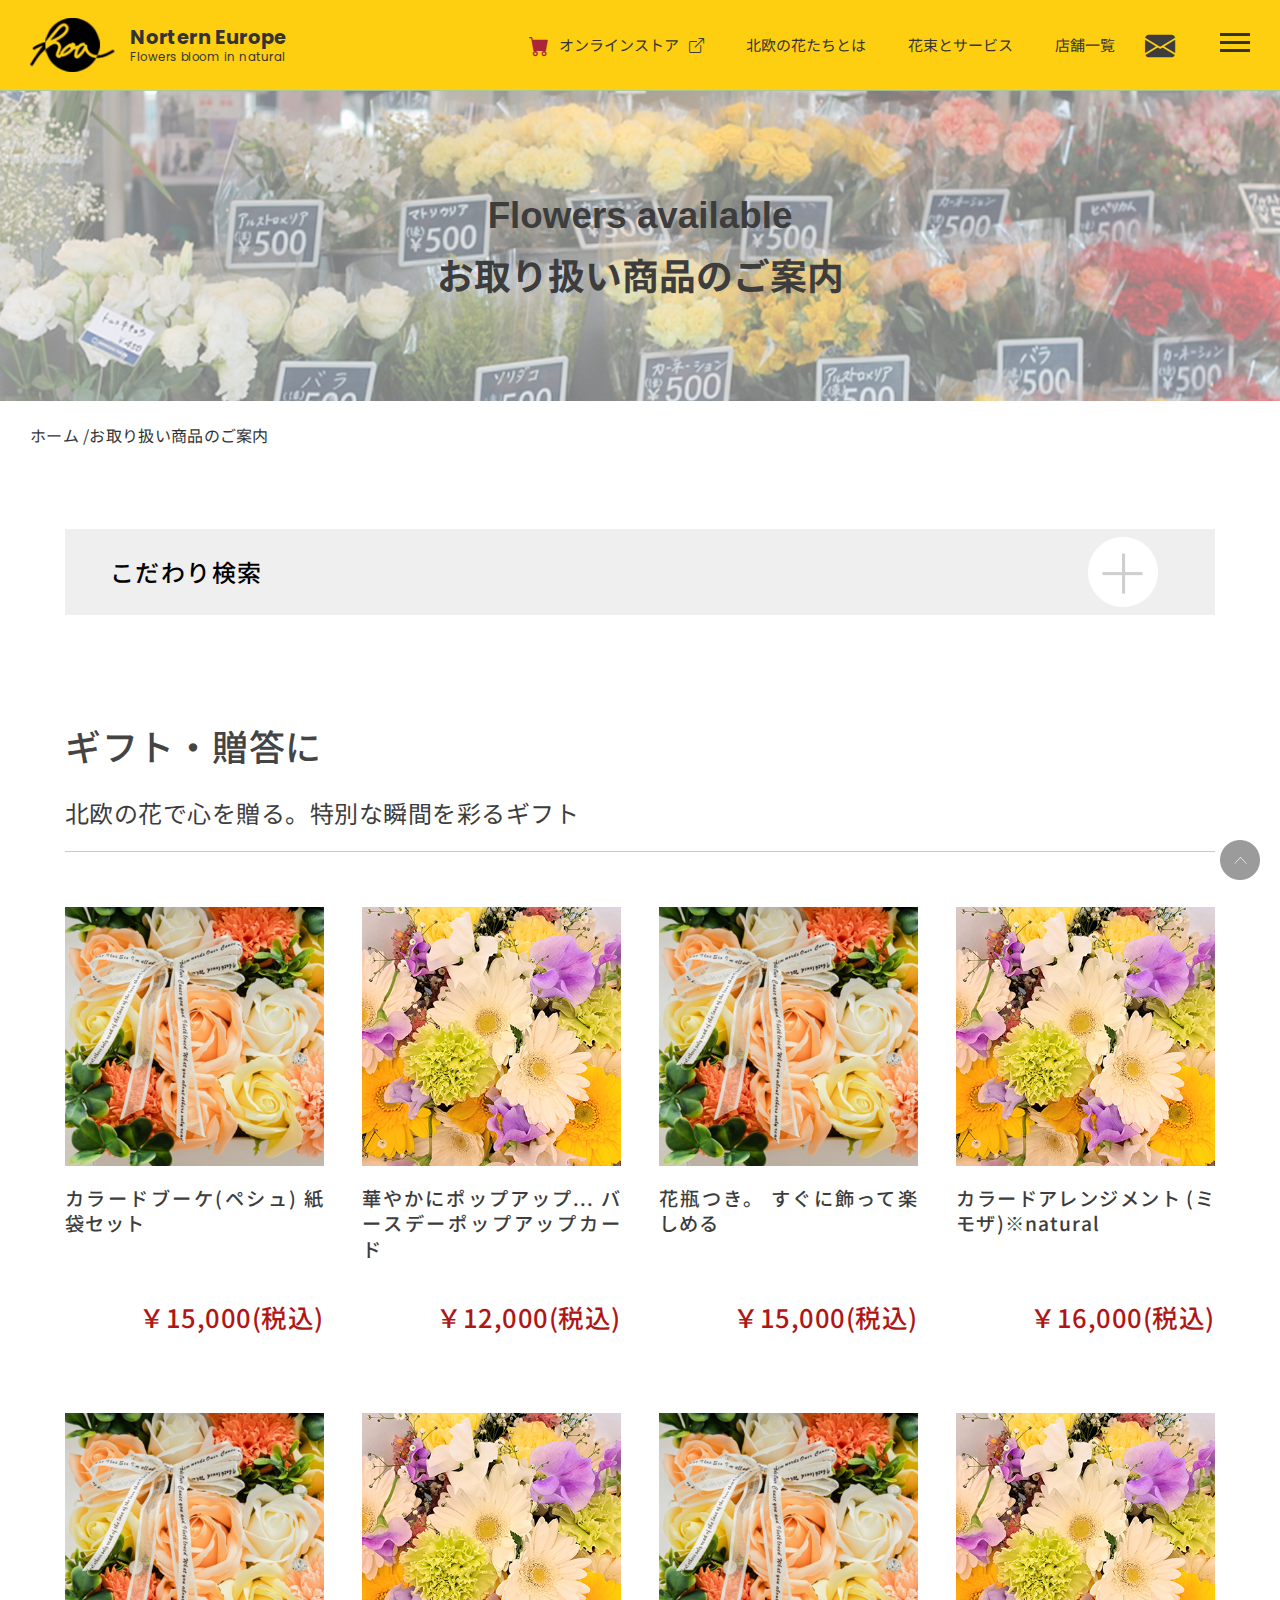
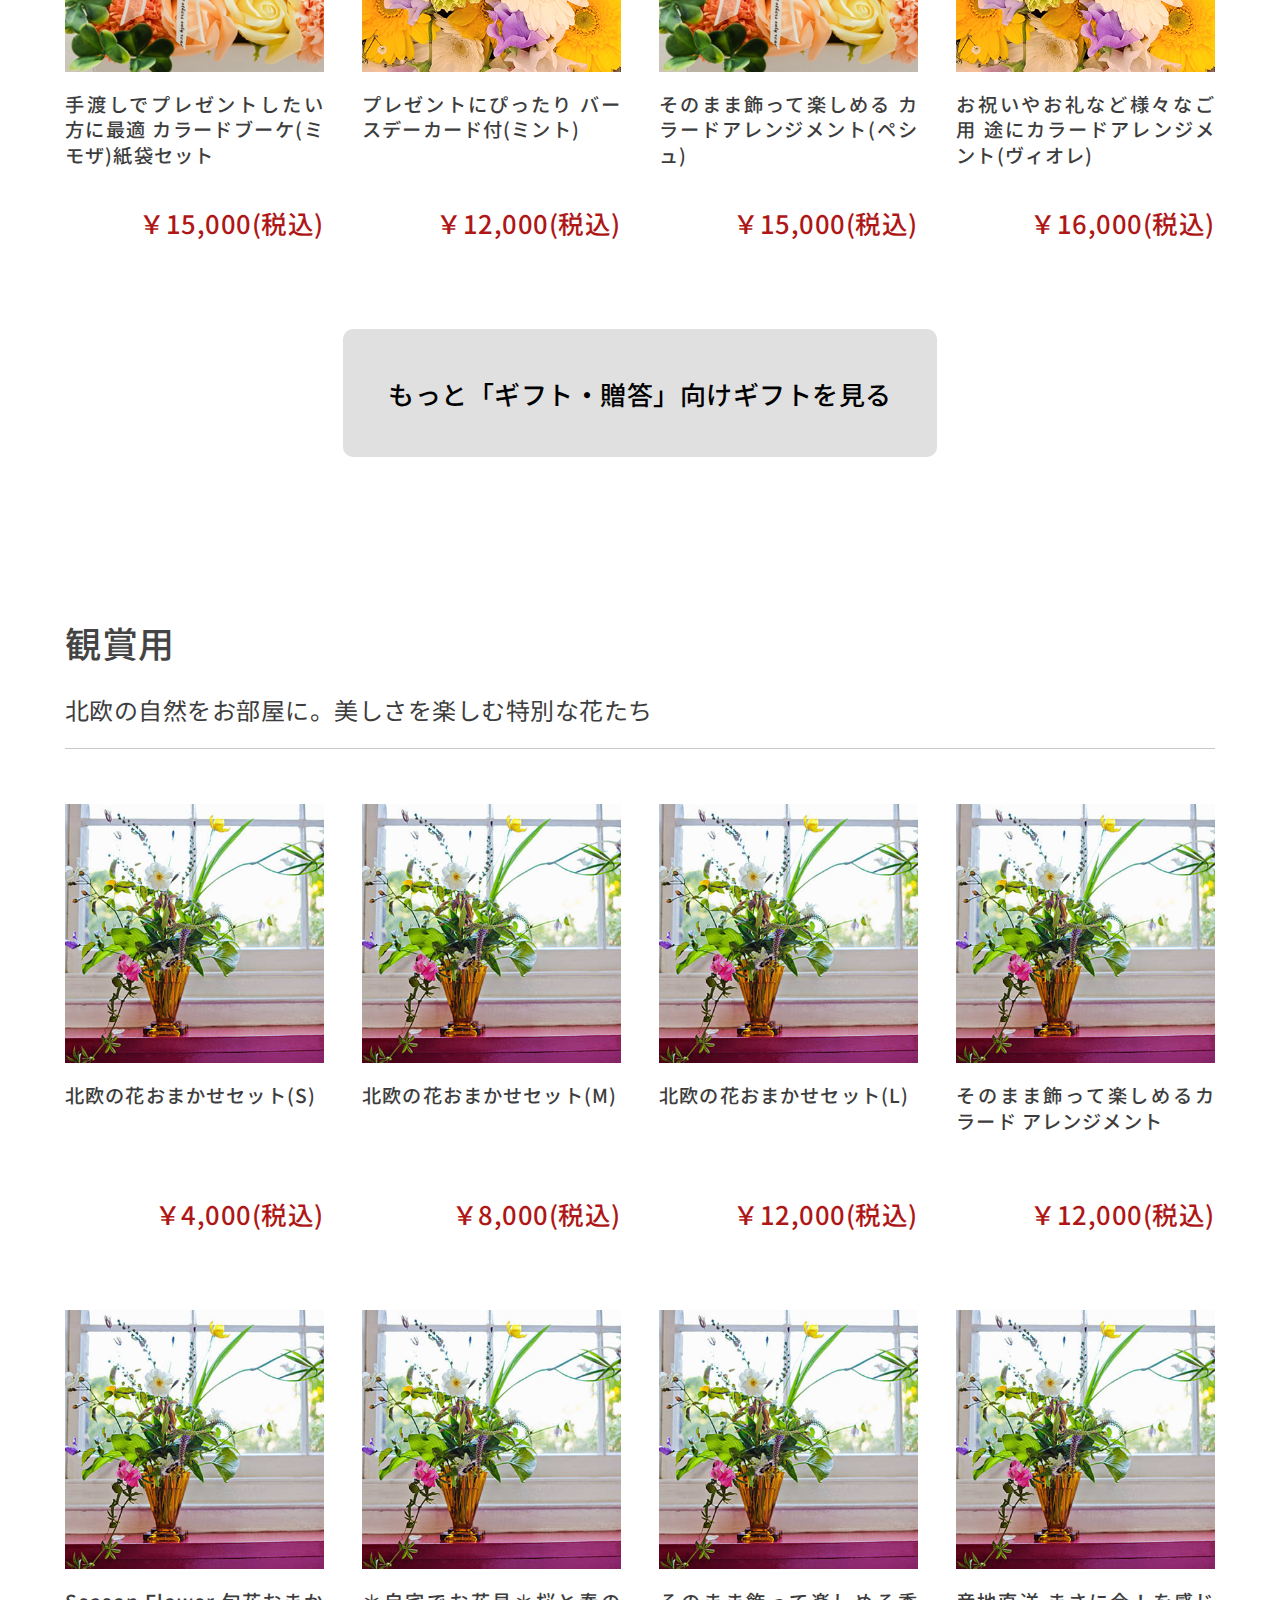
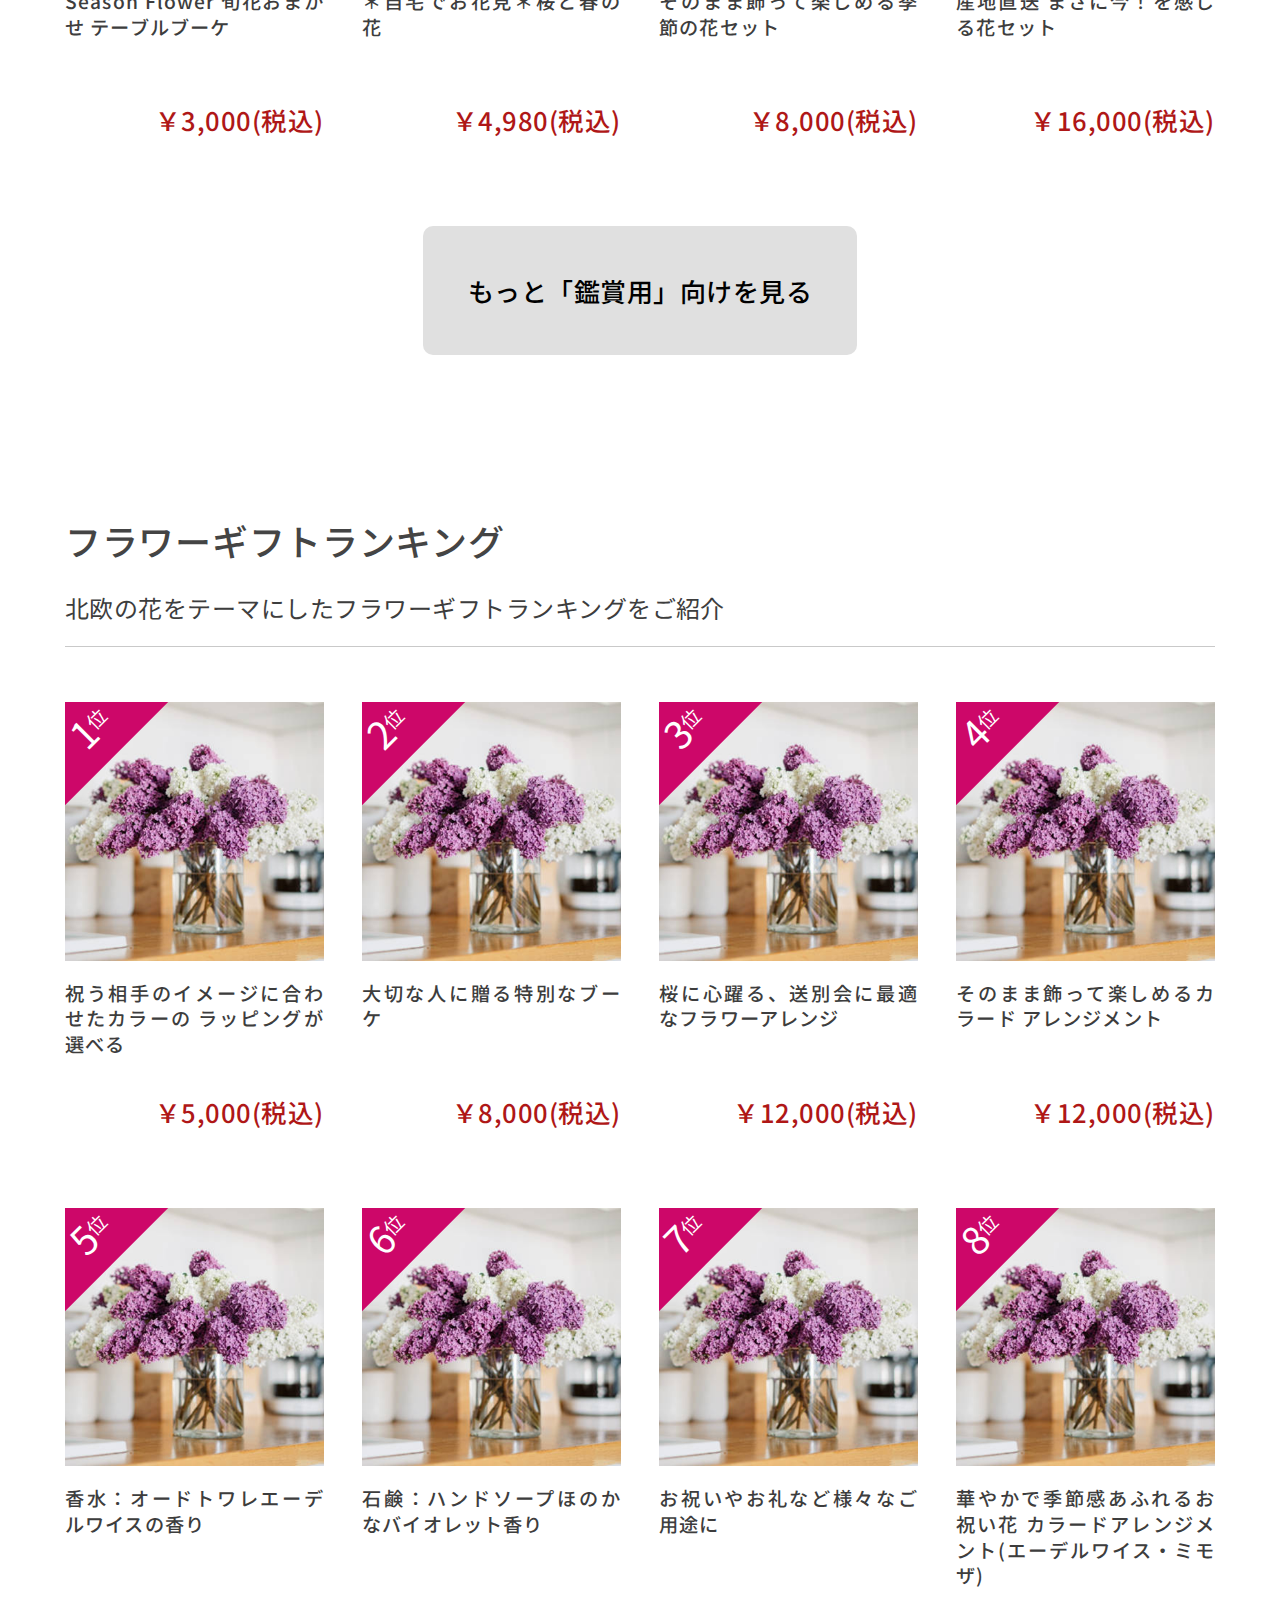
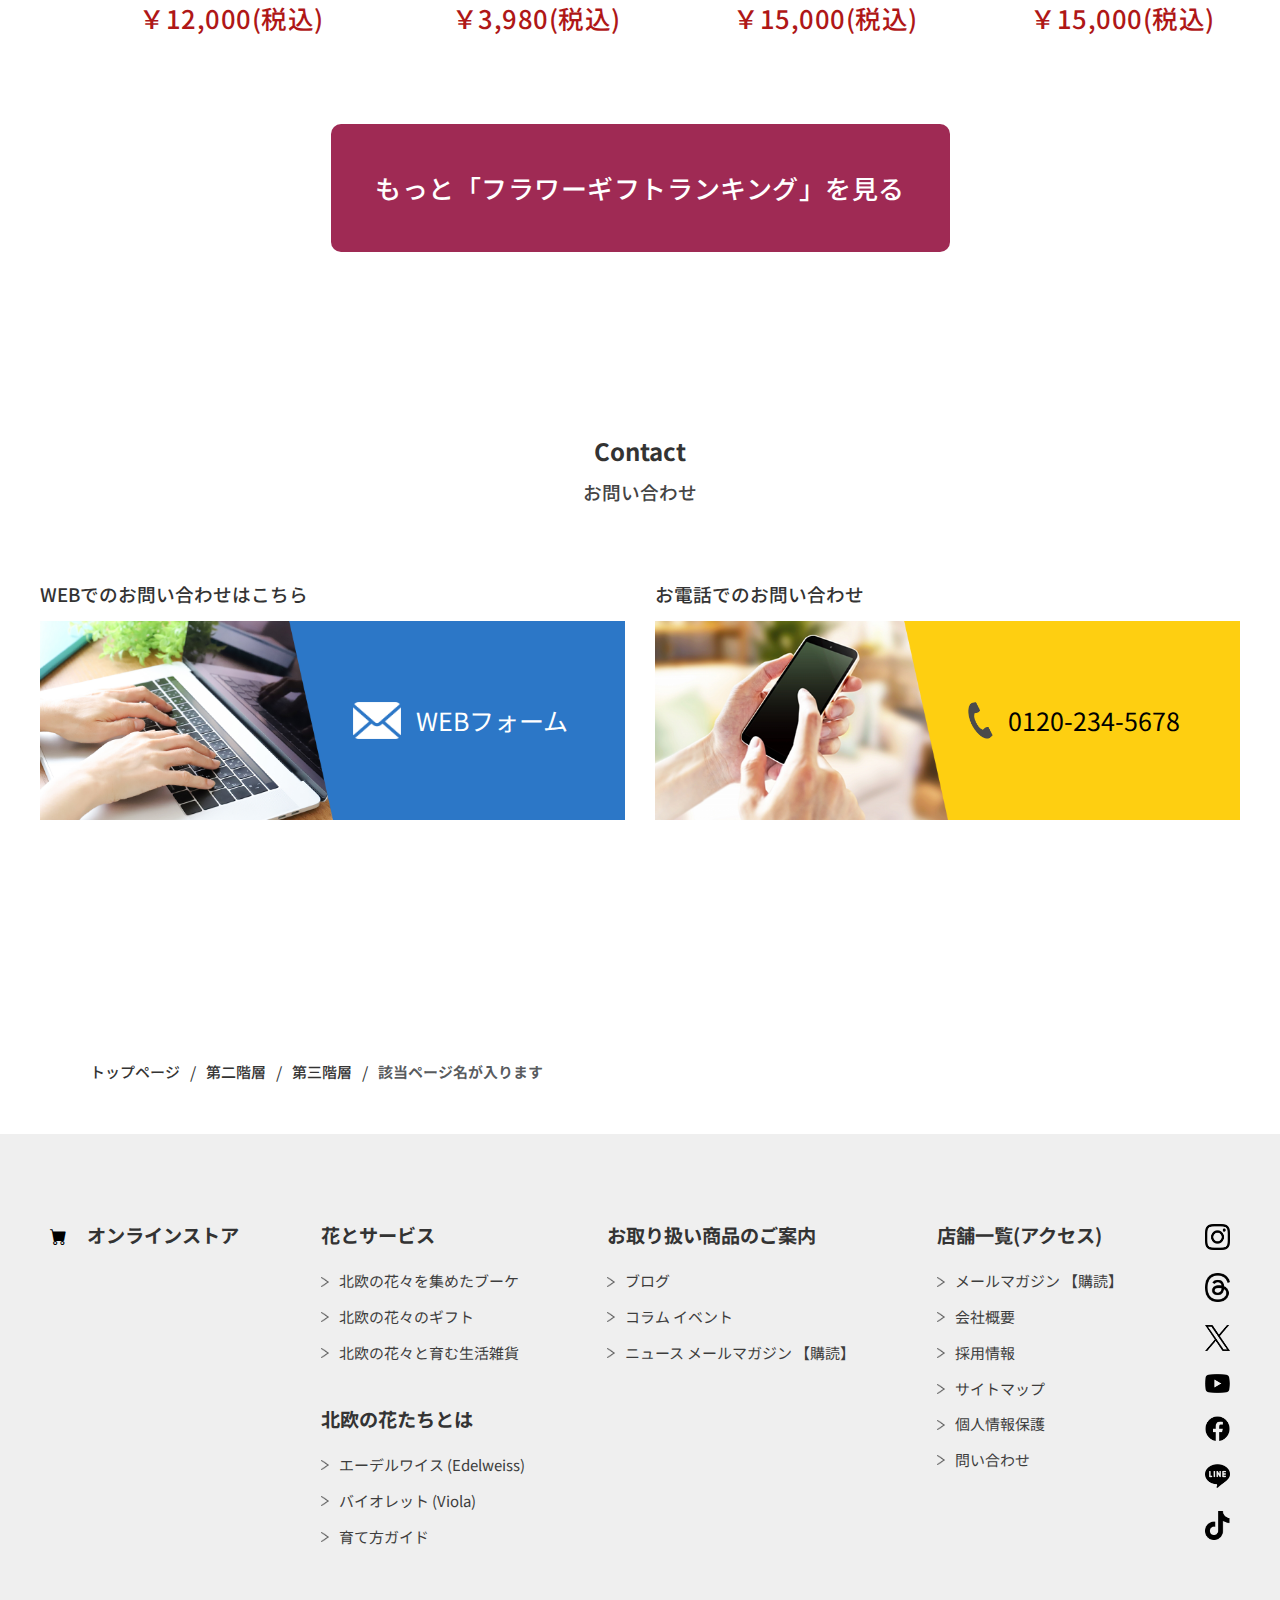
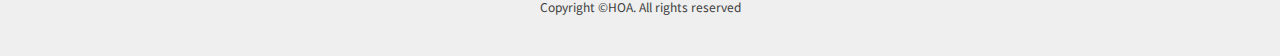
<file: search/index.html>
<!DOCTYPE html>
<html lang="ja">

<head>
    <title>Nortern Europe | こだわり検索</title>
    <meta charset="UTF-8">
    <meta name="viewport" content="width=device-width, initial-scale=1.0">
    <meta name="format-detection" content="telephone=no">
    <!-- favicon -->
    <link rel="icon" type="image/x-icon" href="../images/favicon/favicon.ico">
    <!-- font -->
    <link rel="preconnect" href="https://fonts.googleapis.com">
    <link rel="preconnect" href="https://fonts.gstatic.com" crossorigin>
    <link
        href="https://fonts.googleapis.com/css2?family=Kosugi+Maru&family=Noto+Sans+JP:wght@100..900&family=Noto+Serif:ital,wght@0,100..900;1,100..900&display=swap"
        rel="stylesheet">
    <link
        href="https://fonts.googleapis.com/css2?family=Poppins:ital,wght@0,100;0,200;0,300;0,400;0,500;0,600;0,700;0,800;0,900;1,100;1,200;1,300;1,400;1,500;1,600;1,700;1,800;1,900&display=swap"
        rel="stylesheet">
    <!-- bootstrap -->
    <link href="https://cdn.jsdelivr.net/npm/bootstrap@5.3.3/dist/css/bootstrap.min.css" rel="stylesheet"
        integrity="sha384-QWTKZyjpPEjISv5WaRU9OFeRpok6YctnYmDr5pNlyT2bRjXh0JMhjY6hW+ALEwIH" crossorigin="anonymous">
    <script src="https://cdn.jsdelivr.net/npm/bootstrap@5.3.3/dist/js/bootstrap.bundle.min.js"
        integrity="sha384-YvpcrYf0tY3lHB60NNkmXc5s9fDVZLESaAA55NDzOxhy9GkcIdslK1eN7N6jIeHz"
        crossorigin="anonymous"></script>
    <link rel="stylesheet" href="https://cdn.jsdelivr.net/npm/bootstrap-icons@1.11.3/font/bootstrap-icons.min.css">
    <!-- css -->
    <link rel="stylesheet" type="text/css" href="../css/style.css">
    <link rel="stylesheet" type="text/css" href="../css/search.css">
    <link rel="stylesheet" type="text/css" href="../css/service.css">
    <!-- Google tag (gtag.js) -->
    <!-- Google tag (gtag.js) -->
    <script async src="https://www.googletagmanager.com/gtag/js?id=G-SBBC99KEL9"></script>
    <script> window.dataLayer = window.dataLayer || []; function gtag() { dataLayer.push(arguments); } gtag('js', new Date()); gtag('config', 'G-SBBC99KEL9'); </script>
    <!-- Google Tag Manager -->
    <script>(function (w, d, s, l, i) {
            w[l] = w[l] || []; w[l].push({
                'gtm.start':
                    new Date().getTime(), event: 'gtm.js'
            }); var f = d.getElementsByTagName(s)[0],
                j = d.createElement(s), dl = l != 'dataLayer' ? '&l=' + l : ''; j.async = true; j.src =
                    'https://www.googletagmanager.com/gtm.js?id=' + i + dl; f.parentNode.insertBefore(j, f);
        })(window, document, 'script', 'dataLayer', 'GTM-MZVBRGT6');</script>
    <!-- End Google Tag Manager -->
</head>

<body>
    <!-- Google Tag Manager (noscript) -->
    <noscript><iframe src="https://www.googletagmanager.com/ns.html?id=GTM-MZVBRGT6" height="0" width="0"
            style="display:none; visibility:hidden"></iframe></noscript>
    <!-- End Google Tag Manager (noscript) -->

    <!-- TOP HEADER -->
    <section class="top-section subpage" id="header">
        <header class="header subpage">
            <div class="logo">
                <img src="../images/Logo.png" alt="Northern Europe Logo">
                <div class="logo-slogan">
                    <p>Nortern Europe</p>
                    <p>Flowers bloom in natural</p>
                </div>
            </div>
            <nav class="main-menu-sp" style="display: none;">
                <ul>
                    <li><i class="bi bi-cart-fill cart-icon"></i><a href="#">オンラインストア</a><i
                            class="bi bi-box-arrow-up-right link-icon"></i></li>
                </ul>
            </nav>
            <!-- Main Menu -->
            <nav class="main-menu">
                <ul class="nav-menu">
                    <li><i class="bi bi-cart-fill cart-icon"></i><a href="#">オンラインストア</a><i
                            class="bi bi-box-arrow-up-right link-icon"></i></li>
                    <li><a href="../flowers_explain/index.html">北欧の花たちとは</a></li>
                    <li><a href="../service/index.html">花束とサービス</a></li>
                    <li><a href="#">店舗一覧</a><i class="bi bi-envelope-fill mail-icon"></i></li>
                </ul>
                <!-- Hamburger menu -->
                <div class="hamburger">
                    <span></span>
                    <span></span>
                    <span></span>
                </div>
            </nav>
        </header>
        <!-- Menu hamburger -->
        <nav class="hamburger-menu">
            <!-- The X to close the menu -->
            <div class="close-menu"></div>

            <div class="hamburger-menu__content">
                <!-- Column 1: オンラインストア -->
                <div class="hamburger-menu__column">
                    <a href="#" class="menu-title online-title">
                        <i class="bi bi-cart-fill cart-icon"></i>
                        <h1>オンラインストア</h1><i class="bi bi-box-arrow-up-right link-icon"></i>
                    </a>
                </div>
                <!-- Column 2: 花とサービス và 北欧の花たちとは -->
                <div class="hamburger-menu__column">
                    <!-- 花とサービス -->
                    <a href="#" class="menu-title">
                        <h1>花とサービス</h1>
                    </a>
                    <div class="menu-section">
                        <p>北欧の花々を集めたブーケ</p>
                        <p>北欧の花々のギフト</p>
                        <p>北欧の花々と育む生活雑貨</p>
                    </div>
                    <!-- 北欧の花たちとは -->
                    <a href="#" class="menu-title">
                        <h1>北欧の花たちとは</h1>
                    </a>
                    <div class="menu-section">
                        <p>エーデルワイス (Edelweiss)</p>
                        <p>バイオレット (Viola)</p>
                        <p>育て方ガイド</p>
                    </div>
                </div>
                <!-- Column 3: お取り扱い商品のご案内 -->
                <div class="hamburger-menu__column">
                    <a href="#" class="menu-title">
                        <h1>お取り扱い商品のご案内</h1>
                    </a>
                    <div class="menu-section">
                        <p>ブログ</p>
                        <p>コラム イベント</p>
                        <p>ニュース メールマガジン <span>【購読】</span></p>
                    </div>
                </div>
                <!-- Column 4: 店舗一覧(アクセス) -->
                <div class="hamburger-menu__column">
                    <a href="#" class="menu-title">
                        <h1>店舗一覧(アクセス)</h1>
                    </a>
                    <div class="menu-section">
                        <p>メールマガジン <span>【購読】</span></p>
                        <p>会社概要</p>
                        <p>採用情報</p>
                        <p>サイトマップ</p>
                        <p>個人情報保護</p>
                        <p>問い合わせ</p>
                    </div>
                </div>
                <!-- Column 5: Social Media Icons -->
                <div class="hamburger-menu__column">
                    <div class="social-icons">
                        <a href="#" class="social-button">
                            <img src="../images/insta-icon.png" alt="Instagram Icon" class="social-icon">
                        </a>
                        <a href="#" class="social-button">
                            <img src="../images/threads-icon.png" alt="Threads Icon" class="social-icon">
                        </a>
                        <a href="#" class="social-button">
                            <img src="../images/x-icon.png" alt="X Icon" class="social-icon">
                        </a>
                        <a href="#" class="social-button">
                            <img src="../images/youtube-icon.png" alt="YouTube Icon" class="social-icon">
                        </a>
                        <a href="#" class="social-button">
                            <img src="../images/facebook-icon.png" alt="Facebook Icon" class="social-icon">
                        </a>
                        <a href="#" class="social-button">
                            <img src="../images/line-icon.png" alt="Line Icon" class="social-icon">
                        </a>
                        <a href="#" class="social-button">
                            <img src="../images/tiktok-icon.png" alt="TikTok Icon" class="social-icon">
                        </a>
                    </div>
                </div>
                <!-- Mobile Menu -->
                <ul class="mobile-menu-list">
                    <li><i class="bi bi-cart-fill cart-icon"></i><a href="#">オンラインストア</a><i
                            class="bi bi-box-arrow-up-right link-icon"></i></li>
                    <li class="arrow"><a href="#">花束とサービス</a></li>
                    <li class="arrow"><a href="#">北欧の花たちとは</a></li>
                    <li><a href="#">お取り扱い商品のご案内</a></li>
                    <li><a href="#">ブログ ・ コラム</a></li>
                    <li><a href="#">イベント ・ ニュース</a></li>
                    <li><a href="#">店舗情報(アクセス)</a></li>
                    <li><a href="#">会社概要</a></li>
                    <li><a href="#">採用情報</a></li>
                    <li class="highlight"><a href="#">メールマガジン <span>【購買】</span></a></li>
                    <li><a href="#">サイトマップ</a></li>
                    <li><a href="#">個人情報保護</a></li>
                    <li><a href="#">お問い合わせ</a><i class="bi bi-envelope-fill mail-icon"></i></li>

                    <div class="mobile-hamburger-icons">
                        <a href="#" class="mobile-icon"><img src="../images/insta-icon.png"></a>
                        <a href="#" class="mobile-icon"><img src="../images/threads-icon.png"></a>
                        <a href="#" class="mobile-icon"><img src="../images/x-icon.png"></a>
                        <a href="#" class="mobile-icon"><img src="../images/youtube-icon.png"></a>
                        <a href="#" class="mobile-icon"><img src="../images/facebook-icon.png"></a>
                        <a href="#" class="mobile-icon"><img src="../images/line-icon.png"></a>
                        <a href="#" class="mobile-icon"><img src="../images/tiktok-icon.png"></a>
                    </div>
                </ul>
            </div>
        </nav>

        <!-- HEADER TITLE -->
        <!-- <div class="flower-main-header">
            <img src="../images/kodawari-main.png" alt="こだわり検索のTOPページの画像">
            <div class="overlay fade"></div>
            <div class="top-service-title">
                <h1>Flowers available</h1>
                <p>お取り扱い商品のご案内</p>
            </div>
        </div> -->
        <!-- TOP ANIMATION -->
        <div class="top-img">
            <img src="../images/kodawari-main.png">
            <img class="top-img-sp" src="../images/kodawari-main-sp.png">
            <div class="top-title">
                <h1>Flowers available</h1>
                <h1>お取り扱い商品のご案内</h1>
            </div>   
        </div>
    </section>
 
    <!-- MAIN BLOCK -->
    <main>
        <div class="top-link">
            <a href="../index.html">ホーム</a>
            <a href="＃">/お取り扱い商品のご案内</a>
        </div>

        <section class="expanded-column">
            <header class="expanded-head">
                <button class="expanded-button">
                    <p>こだわり検索</p>
                    <img id="exp-active" src="../images/plus-icon.png" alt="plus icon">
                </button>
            </header>

            <article class="expanded-container hidden">
                <div class="expanded-container-wrap">
                    <section class="exp-area">
                        <header class="exp-sub-title">
                            <img src="../images/cash-icon.png" alt="">
                            <h3>予算を探す</h3>
                        </header>
                        <div class="button-group">
                            <button data-value="5000円以下">5000円以下</button>
                            <button data-value="5000円〜10000円">イエロー/5000円〜10000円</button>
                            <button data-value="10000円〜20000円">10000円〜20000円</button>
                            <button data-value="20000円以上">20000円以上</button>
                        </div>
                    </section>

                    <section class="exp-area">
                        <header class="exp-sub-title">
                            <img src="../images/color-icon.png" alt="">
                            <h3>カラーで探す</h3>
                        </header>
                        <div class="button-group">
                            <button data-value="ピンク系">ピンク系</button>
                            <button data-value="イエロー/オレンジ系">イエロー/オレンジ系</button>
                            <button data-value="白系">白系</button>
                            <button data-value="青系">青系</button>
                            <button data-value="ミックス">ミックス</button>
                        </div>
                    </section>

                    <section class="exp-area">
                        <header class="exp-sub-title">
                            <img src="../images/ikebana-icon.png" alt="">
                            <h3>種類から探す</h3>
                        </header>
                        <div class="button-group">
                            <button data-value="ブーケ">ブーケ</button>
                            <button data-value="季節の花">季節の花</button>
                            <button data-value="ギフトBOX">ギフトBOX</button>
                            <button data-value="花束">花束</button>
                            <button data-value="雑貨">雑貨</button>
                            <button data-value="フード">フード(ティー)</button>
                        </div>
                    </section>

                    <section class="exp-area">
                        <header class="exp-sub-title">
                            <img src="../images/build-icon.png" alt="">
                            <h3>用途から探す</h3>
                        </header>
                        <div class="button-group">
                            <button data-value="誕生日">誕生日</button>
                            <button data-value="記念日">記念日</button>
                            <button data-value="お祝い">お祝い</button>
                            <button data-value="お見合い">お見合い</button>
                            <button data-value="ご褒美">ご褒美</button>
                            <button data-value="アレンジメント">アレンジメント</button>
                        </div>
                    </section>

                    <section class="exp-button-wrap">
                        <div class="gift-detail-button search-button">
                            <a href="#">
                                <span>検索する</span>
                                <img src="../images/search-icon.png" alt="search icon">
                            </a>
                        </div>
                    </section>
                </div>
            </article>
        </section>

        <!-- Gifts and Presents Section -->
        <section class="gift-column" aria-labelledby="gift-column-heading">
            <header class="gift-title">
                <h2>ギフト・贈答に</h2>
                <p class="gift-title-sub">北欧の花で心を贈る。特別な瞬間を彩るギフト</p>
            </header>
            <article class="gift-container">
                <section class="gift-area">
                    <article class="gift-section">
                        <figure class="gift-news-image">
                            <img src="../images/flower-01.png" alt="ギフトの画像">
                        </figure>
                        <div class="gift-content">
                            <p class="gift-content-detail">カラードブーケ(ペシュ) <span class="break"></span>
                                紙袋セット</p>
                        </div>
                        <div>
                            <p class="gift-price">￥15,000(税込)</p>
                        </div>
                    </article>
                </section>
                <section class="gift-area">
                    <article class="gift-section">
                        <figure class="gift-news-image">
                            <img src="../images/flower-02.png" alt="ギフトの画像">
                        </figure>
                        <div class="gift-content">
                            <p class="gift-content-detail">華やかにポップアップ... <span class="break"></span>
                                バースデーポップアップカード
                            </p>
                        </div>
                        <div>
                            <p class="gift-price">￥12,000(税込)</p>
                        </div>
                    </article>
                </section>
                <section class="gift-area">
                    <article class="gift-section">
                        <figure class="gift-news-image">
                            <img src="../images/flower-01.png" alt="ギフトの画像">
                        </figure>
                        <div class="gift-content">
                            <p class="gift-content-detail">花瓶つき。<span class="break"></span>
                                すぐに飾って楽しめる</p>
                        </div>
                        <div>
                            <p class="gift-price">￥15,000(税込)</p>
                        </div>
                    </article>
                </section>
                <section class="gift-area">
                    <article class="gift-section">
                        <figure class="gift-news-image">
                            <img src="../images/flower-02.png" alt="ギフトの画像">
                        </figure>
                        <div class="gift-content">
                            <p class="gift-content-detail">カラードアレンジメント <span class="break"></span>
                                (ミモザ)※natural</p>
                        </div>
                        <div>
                            <p class="gift-price">￥16,000(税込)</p>
                        </div>
                    </article>
                </section>
                <section class="gift-area">
                    <article class="gift-section">
                        <figure class="gift-news-image">
                            <img src="../images/flower-01.png" alt="ギフトの画像">
                        </figure>
                        <div class="gift-content">
                            <p class="gift-content-detail">手渡しでプレゼントしたい方に最適<span class="break"></span>
                                カラードブーケ(ミモザ)紙袋セット</p>
                        </div>
                        <div>
                            <p class="gift-price">￥15,000(税込)</p>
                        </div>
                    </article>
                </section>
                <section class="gift-area">
                    <article class="gift-section">
                        <figure class="gift-news-image">
                            <img src="../images/flower-02.png" alt="ギフトの画像">
                        </figure>
                        <div class="gift-content">
                            <p class="gift-content-detail">プレゼントにぴったり<span class="break"></span>
                                バースデーカード付(ミント)</p>
                        </div>
                        <div>
                            <p class="gift-price">￥12,000(税込)</p>
                        </div>
                    </article>
                </section>
                <section class="gift-area">
                    <article class="gift-section">
                        <figure class="gift-news-image">
                            <img src="../images/flower-01.png" alt="ギフトの画像">
                        </figure>
                        <div class="gift-content">
                            <p class="gift-content-detail">そのまま飾って楽しめる<span class="break"></span>
                                カラードアレンジメント(ペシュ)</p>
                        </div>
                        <div>
                            <p class="gift-price">￥15,000(税込)</p>
                        </div>
                    </article>
                </section>
                <section class="gift-area">
                    <article class="gift-section">
                        <figure class="gift-news-image">
                            <img src="../images/flower-02.png" alt="ギフトの画像">
                        </figure>
                        <div class="gift-content">
                            <p class="gift-content-detail">お祝いやお礼など様々なご用<span class="break"></span>
                                途にカラードアレンジメント(ヴィオレ)
                            </p>
                        </div>
                        <div>
                            <p class="gift-price">￥16,000(税込)</p>
                        </div>
                    </article>
                </section>
            </article>
            <div class="gift-detail-button sliver-color">
                <a href="#">
                    <span>もっと「ギフト・贈答」向けギフトを見る</span>
                </a>
            </div>
        </section>

        <!-- Decorative Section -->
        <section class="gift-column" aria-labelledby="gift-column-heading">
            <header class="gift-title">
                <h2>観賞用</h2>
                <p class="gift-title-sub">北欧の自然をお部屋に。美しさを楽しむ特別な花たち</p>
            </header>
            <article class="gift-container">
                <section class="gift-area">
                    <article class="gift-section">
                        <figure class="gift-news-image">
                            <img src="../images/flower-03.png" alt="ギフトの画像">
                        </figure>
                        <div class="gift-content">
                            <p class="gift-content-detail">北欧の花おまかせセット(S)</p>
                        </div>
                        <div>
                            <p class="gift-price">￥4,000(税込)</p>
                        </div>
                    </article>
                </section>
                <section class="gift-area">
                    <article class="gift-section">
                        <figure class="gift-news-image">
                            <img src="../images/flower-03.png" alt="ギフトの画像">
                        </figure>
                        <div class="gift-content">
                            <p class="gift-content-detail">北欧の花おまかせセット(M)</p>
                        </div>
                        <div>
                            <p class="gift-price">￥8,000(税込)</p>
                        </div>
                    </article>
                </section>
                <section class="gift-area">
                    <article class="gift-section">
                        <figure class="gift-news-image">
                            <img src="../images/flower-03.png" alt="ギフトの画像">
                        </figure>
                        <div class="gift-content">
                            <p class="gift-content-detail">北欧の花おまかせセット(L)</p>
                        </div>
                        <div>
                            <p class="gift-price">￥12,000(税込)</p>
                        </div>
                    </article>
                </section>
                <section class="gift-area">
                    <article class="gift-section">
                        <figure class="gift-news-image">
                            <img src="../images/flower-03.png" alt="ギフトの画像">
                        </figure>
                        <div class="gift-content">
                            <p class="gift-content-detail">そのまま飾って楽しめるカラード
                                アレンジメント</p>
                        </div>
                        <div>
                            <p class="gift-price">￥12,000(税込)</p>
                        </div>
                    </article>
                </section>
                <section class="gift-area">
                    <article class="gift-section">
                        <figure class="gift-news-image">
                            <img src="../images/flower-03.png" alt="ギフトの画像">
                        </figure>
                        <div class="gift-content">
                            <p class="gift-content-detail">Season Flower <span class="break"></span>
                                旬花おまかせ テーブルブーケ</p>
                        </div>
                        <div>
                            <p class="gift-price">￥3,000(税込)</p>
                        </div>
                    </article>
                </section>
                <section class="gift-area">
                    <article class="gift-section">
                        <figure class="gift-news-image">
                            <img src="../images/flower-03.png" alt="ギフトの画像">
                        </figure>
                        <div class="gift-content">
                            <p class="gift-content-detail">＊自宅でお花見＊桜と春の花</p>
                        </div>
                        <div>
                            <p class="gift-price">￥4,980(税込)</p>
                        </div>
                    </article>
                </section>
                <section class="gift-area">
                    <article class="gift-section">
                        <figure class="gift-news-image">
                            <img src="../images/flower-03.png" alt="ギフトの画像">
                        </figure>
                        <div class="gift-content">
                            <p class="gift-content-detail">そのまま飾って楽しめる季節の花セット</p>
                        </div>
                        <div>
                            <p class="gift-price">￥8,000(税込)</p>
                        </div>
                    </article>
                </section>
                <section class="gift-area">
                    <article class="gift-section">
                        <figure class="gift-news-image">
                            <img src="../images/flower-03.png" alt="ギフトの画像">
                        </figure>
                        <div class="gift-content">
                            <p class="gift-content-detail">産地直送<span class="break"></span>
                                まさに今！を感じる花セット
                            </p>
                        </div>
                        <div>
                            <p class="gift-price">￥16,000(税込)</p>
                        </div>
                    </article>
                </section>
            </article>
            <div class="gift-detail-button sliver-color">
                <a href="#">
                    <span>もっと「鑑賞用」向けを見る</span>
                </a>
            </div>
        </section>

        <!-- Flower Gift Ranking Section -->
        <section class="gift-column" aria-labelledby="gift-column-heading">
            <header class="gift-title">
                <h2>フラワーギフトランキング</h2>
                <p class="gift-title-sub">北欧の花をテーマにしたフラワーギフトランキングをご紹介</p>
            </header>
            <article class="gift-container">
                <section class="gift-area">
                    <article class="gift-section">
                        <figure class="gift-news-image">
                            <span class="label-ranking">
                                <span class="big-number">1</span>
                                <span class="small-text">位</span>
                            </span>
                            <img src="../images/flower-04.png" alt="ギフトの画像">
                        </figure>
                        <div class="gift-content">
                            <p class="gift-content-detail">祝う相手のイメージに合わせたカラーの<span class="break"></span>
                                ラッピングが選べる</p>
                        </div>
                        <div>
                            <p class="gift-price">￥5,000(税込)</p>
                        </div>
                    </article>
                </section>
                <section class="gift-area">
                    <article class="gift-section">
                        <figure class="gift-news-image">
                            <span class="label-ranking">
                                <span class="big-number">2</span>
                                <span class="small-text">位</span>
                            </span>
                            <img src="../images/flower-04.png" alt="ギフトの画像">
                        </figure>
                        <div class="gift-content">
                            <p class="gift-content-detail">大切な人に贈る特別なブーケ</p>
                        </div>
                        <div>
                            <p class="gift-price">￥8,000(税込)</p>
                        </div>
                    </article>
                </section>
                <section class="gift-area">
                    <article class="gift-section">
                        <figure class="gift-news-image">
                            <span class="label-ranking">
                                <span class="big-number">3</span>
                                <span class="small-text">位</span>
                            </span>
                            <img src="../images/flower-04.png" alt="ギフトの画像">
                        </figure>
                        <div class="gift-content">
                            <p class="gift-content-detail">桜に心躍る、送別会に最適なフラワーアレンジ
                            </p>
                        </div>
                        <div>
                            <p class="gift-price">￥12,000(税込)</p>
                        </div>
                    </article>
                </section>
                <section class="gift-area">
                    <article class="gift-section">
                        <figure class="gift-news-image">
                            <span class="label-ranking">
                                <span class="big-number">4</span>
                                <span class="small-text">位</span>
                            </span>
                            <img src="../images/flower-04.png" alt="ギフトの画像">
                        </figure>
                        <div class="gift-content">
                            <p class="gift-content-detail">そのまま飾って楽しめるカラード<span class="break"></span>
                                アレンジメント
                            </p>
                        </div>
                        <div>
                            <p class="gift-price">￥12,000(税込)</p>
                        </div>
                    </article>
                </section>
                <section class="gift-area">
                    <article class="gift-section">
                        <figure class="gift-news-image">
                            <span class="label-ranking">
                                <span class="big-number">5</span>
                                <span class="small-text">位</span>
                            </span>
                            <img src="../images/flower-04.png" alt="ギフトの画像">
                        </figure>
                        <div class="gift-content">
                            <p class="gift-content-detail">香水：オードトワレエーデルワイスの香り
                            </p>
                        </div>
                        <div>
                            <p class="gift-price">￥12,000(税込)</p>
                        </div>
                    </article>
                </section>
                <section class="gift-area">
                    <article class="gift-section">
                        <figure class="gift-news-image">
                            <span class="label-ranking">
                                <span class="big-number">6</span>
                                <span class="small-text">位</span>
                            </span>
                            <img src="../images/flower-04.png" alt="ギフトの画像">
                        </figure>
                        <div class="gift-content">
                            <p class="gift-content-detail">石鹸：ハンドソープほのかなバイオレット香り
                            </p>
                        </div>
                        <div>
                            <p class="gift-price">￥3,980(税込)</p>
                        </div>
                    </article>
                </section>
                <section class="gift-area">
                    <article class="gift-section">
                        <figure class="gift-news-image">
                            <span class="label-ranking">
                                <span class="big-number">7</span>
                                <span class="small-text">位</span>
                            </span>
                            <img src="../images/flower-04.png" alt="ギフトの画像">
                        </figure>
                        <div class="gift-content">
                            <p class="gift-content-detail">お祝いやお礼など様々なご用途に
                            </p>
                        </div>
                        <div>
                            <p class="gift-price">￥15,000(税込)</p>
                        </div>
                    </article>
                </section>
                <section class="gift-area">
                    <article class="gift-section">
                        <figure class="gift-news-image">
                            <span class="label-ranking">
                                <span class="big-number">8</span>
                                <span class="small-text">位</span>
                            </span>
                            <img src="../images/flower-04.png" alt="ギフトの画像">
                        </figure>
                        <div class="gift-content">
                            <p class="gift-content-detail">華やかで季節感あふれるお祝い花<span class="break"></span>
                                カラードアレンジメント(エーデルワイス・ミモザ)
                            </p>
                        </div>
                        <div>
                            <p class="gift-price">￥15,000(税込)</p>
                        </div>
                    </article>
                </section>
            </article>
            <div class="gift-detail-button">
                <a href="#">
                    <span>もっと「フラワーギフトランキング」を見る</span>
                </a>
            </div>
        </section>

        <!-- CONTACT SECTION -->
        <div class="contact-block">
            <div class="contact-title">
                <h1>Contact</h1>
                <h2>お問い合わせ</h2>
            </div>
            <div class="web-contact">
                <div class="web-block">
                    <h3>WEBでのお問い合わせはこちら</h3>
                    <div class="blue-contact">
                        <img src="../images/contact.png">
                        <div class="web-content">
                            <img src="../images/contact-mail.png">
                            <p>WEBフォーム</p>
                        </div>
                    </div>
                </div>

                <div class="web-block">
                    <h3>お電話でのお問い合わせ</h3>
                    <div class="yellow-contact">
                        <img src="../images/phone.png">
                        <div class="web-content">
                            <img src="../images/contact-phone.png">
                            <p class="phone-color">0120-234-567&#8203;8</p>
                        </div>
                    </div>
                </div>
            </div>
        </div>
        <!-- BREADCRUMB NAVIGATION -->
        <div class="breadcrumb">
            <a href="#header" class="breadcrumb-item">トップページ</a>
            <span class="breadcrumb-divider">/</span>
            <a href="/second-page" class="breadcrumb-item">第二階層</a>
            <span class="breadcrumb-divider">/</span>
            <a href="/third-page" class="breadcrumb-item">第三階層</a>
            <span class="breadcrumb-divider">/</span>
            <a href="/current-page" class="breadcrumb-item active">該当ページ名が入ります</a>
        </div>

        <div class="mobile-breadcrumb">
            <a href="#header" class="breadcrumb-item">トップページ</a>
            <span class="breadcrumb-divider">/</span>
            <a href="/second-page" class="breadcrumb-item">第二階層</a>
            <span class="breadcrumb-divider">/</span>
            <a href="/third-page" class="breadcrumb-item">第三階層</a>
            <span class="breadcrumb-divider">/</span>
            <a href="/current-page" class="breadcrumb-item active">該当ページ名が入ります</a>
        </div>

    </main>
    <div class="top-page-icon">
        <img src="../images/top-page-icon.png">
    </div>
    <!-- FOOTER BLOCk -->
    <footer>
        <div class="footer-container">
            <div class="footer__content">
                <!-- Column 1: オンラインストア -->
                <div class="footer__column">
                    <a href="#" class="footer-online-shop">
                        <i class="bi bi-cart-fill cart-icon"></i>
                        <h1>オンラインストア</h1>
                    </a>
                </div>
                <!-- Column 2: 花とサービス và 北欧の花たちとは -->
                <div class="footer__column">
                    <div class="footer-column-content">
                        <!-- 花とサービス -->
                        <a href="#" class="footer-title">
                            <h1>花とサービス</h1>
                        </a>
                        <div class="footer-section">
                            <a><img src="../images/row-icon.png">
                                <p>北欧の花々を集めたブーケ</p>
                            </a>
                            <a><img src="../images/row-icon.png">
                                <p>北欧の花々のギフト</p>
                            </a>
                            <a><img src="../images/row-icon.png">
                                <p>北欧の花々と育む生活雑貨</p>
                            </a>
                        </div>
                        <!-- 北欧の花たちとは -->
                        <a href="#" class="footer-title">
                            <h1 class="title-second">北欧の花たちとは</h1>
                        </a>
                        <div class="footer-section">
                            <a><img src="../images/row-icon.png">
                                <p>エーデルワイス (Edelweiss)</p>
                            </a>
                            <a><img src="../images/row-icon.png">
                                <p>バイオレット (Viola)</p>
                            </a>
                            <a><img src="../images/row-icon.png">
                                <p>育て方ガイド</p>
                            </a>
                        </div>
                    </div>
                </div>
                <!-- Column 3: お取り扱い商品のご案内 -->
                <div class="footer__column">
                    <a href="#" class="footer-title">
                        <h1>お取り扱い商品のご案内</h1>
                    </a>
                    <div class="footer-section">
                        <a><img src="../images/row-icon.png">
                            <p>ブログ</p>
                        </a>
                        <a><img src="../images/row-icon.png">
                            <p>コラム イベント</p>
                        </a>
                        <a><img src="../images/row-icon.png">
                            <p>ニュース メールマガジン <span>【購読】</span></p>
                        </a>
                    </div>
                </div>
                <!-- Column 4: 店舗一覧(アクセス) -->
                <div class="footer__column">
                    <a href="#" class="footer-title">
                        <h1>店舗一覧(アクセス)</h1>
                    </a>
                    <div class="footer-section">
                        <a><img src="../images/row-icon.png">
                            <p>メールマガジン <span>【購読】</span></p>
                        </a>
                        <a><img src="../images/row-icon.png">
                            <p>会社概要</p>
                        </a>
                        <a><img src="../images/row-icon.png">
                            <p>採用情報</p>
                        </a>
                        <a><img src="../images/row-icon.png">
                            <p>サイトマップ</p>
                        </a>
                        <a><img src="../images/row-icon.png">
                            <p>個人情報保護</p>
                        </a>
                        <a><img src="../images/row-icon.png">
                            <p>問い合わせ</p>
                        </a>
                    </div>
                </div>
                <!-- Column 5: Social Media Icons -->
                <div class="footer__column">
                    <div class="footer-social-icons">
                        <a href="#" class="ft-social-button">
                            <img src="../images/insta-icon.png" alt="Instagram Icon" class="ft-social-icon">
                        </a>
                        <a href="#" class="ft-social-button">
                            <img src="../images/threads-icon.png" alt="Threads Icon" class="ft-social-icon">
                        </a>
                        <a href="#" class="ft-social-button">
                            <img src="../images/x-icon.png" alt="X Icon" class="ft-social-icon">
                        </a>
                        <a href="#" class="ft-social-button">
                            <img src="../images/youtube-icon.png" alt="YouTube Icon" class="ft-social-icon">
                        </a>
                        <a href="#" class="ft-social-button">
                            <img src="../images/facebook-icon.png" alt="Facebook Icon" class="ft-social-icon">
                        </a>
                        <a href="#" class="ft-social-button">
                            <img src="../images/line-icon.png" alt="Line Icon" class="ft-social-icon">
                        </a>
                        <a href="#" class="ft-social-button">
                            <img src="../images/tiktok-icon.png" alt="TikTok Icon" class="ft-social-icon">
                        </a>
                    </div>
                </div>

            </div>
            <div class="copy-right">
                <p>Copyright &copy;HOA. All rights reserved</p>
            </div>
        </div>
        <!-- FOOTER FOR MOBILE -->
        <div class="footer-for-mobile">
            <div class="footer-mobile-main">
                <a href="#"><i class="bi bi-cart-fill cart-icon"></i>
                    <h1>オンラインストア</h1><i class="bi bi-box-arrow-up-right link-icon"></i>
                </a>
                <a href="#" class="arrow-2">
                    <h1>花とサービス</h1>
                </a>
                <a href="#" class="arrow-2">
                    <h1>北欧の花たちとは</h1>
                </a>
                <a href="#" class="arrow-2">
                    <h1>お取り扱い商品のご案内</h1>
                </a>
                <a href="#" class="arrow-2">
                    <h1>ブログ・コラム</h1>
                </a>
                <a href="#">
                    <h1>イベント・ニュース</h1>
                </a>
                <a href="#">
                    <h1>店舗情報(アクセス)</h1>
                </a>
                <a href="#">
                    <h1>会社概要</h1>
                </a>
                <a href="#">
                    <h1>採用情報</h1>
                </a>
                <a href="#">
                    <h1>メールマガジン【購読】</h1>
                </a>
                <a href="#">
                    <h1>サイトマップ</h1>
                </a>
                <a href="#">
                    <h1>個人情報保護</h1>
                </a>
                <a href="#">
                    <h1>お問い合わせ</h1><i class="bi bi-envelope-fill mail-icon"></i>
                </a>
            </div>
            <div class="footer-mobile-social-icon">
                <a href="#" class="ft-social-button">
                    <img src="../images/insta-icon.png" alt="Instagram Icon" class="ft-social-icon">
                </a>
                <a href="#" class="ft-social-button">
                    <img src="../images/threads-icon.png" alt="Threads Icon" class="ft-social-icon">
                </a>
                <a href="#" class="ft-social-button">
                    <img src="../images/x-icon.png" alt="X Icon" class="ft-social-icon">
                </a>
                <a href="#" class="ft-social-button">
                    <img src="../images/youtube-icon.png" alt="YouTube Icon" class="ft-social-icon">
                </a>
                <a href="#" class="ft-social-button">
                    <img src="../images/facebook-icon.png" alt="Facebook Icon" class="ft-social-icon">
                </a>
                <a href="#" class="ft-social-button">
                    <img src="../images/line-icon.png" alt="Line Icon" class="ft-social-icon">
                </a>
                <a href="#" class="ft-social-button">
                    <img src="../images/tiktok-icon.png" alt="TikTok Icon" class="ft-social-icon">
                </a>
            </div>
            <div class="copy-right">
                <p>Copyright &copy;HOA. All rights reserved</p>
            </div>
        </div>
    </footer>
    <script src="../js/style.js"></script>
    <script src="../js/search.js"></script>
</body>

</html>
</file>
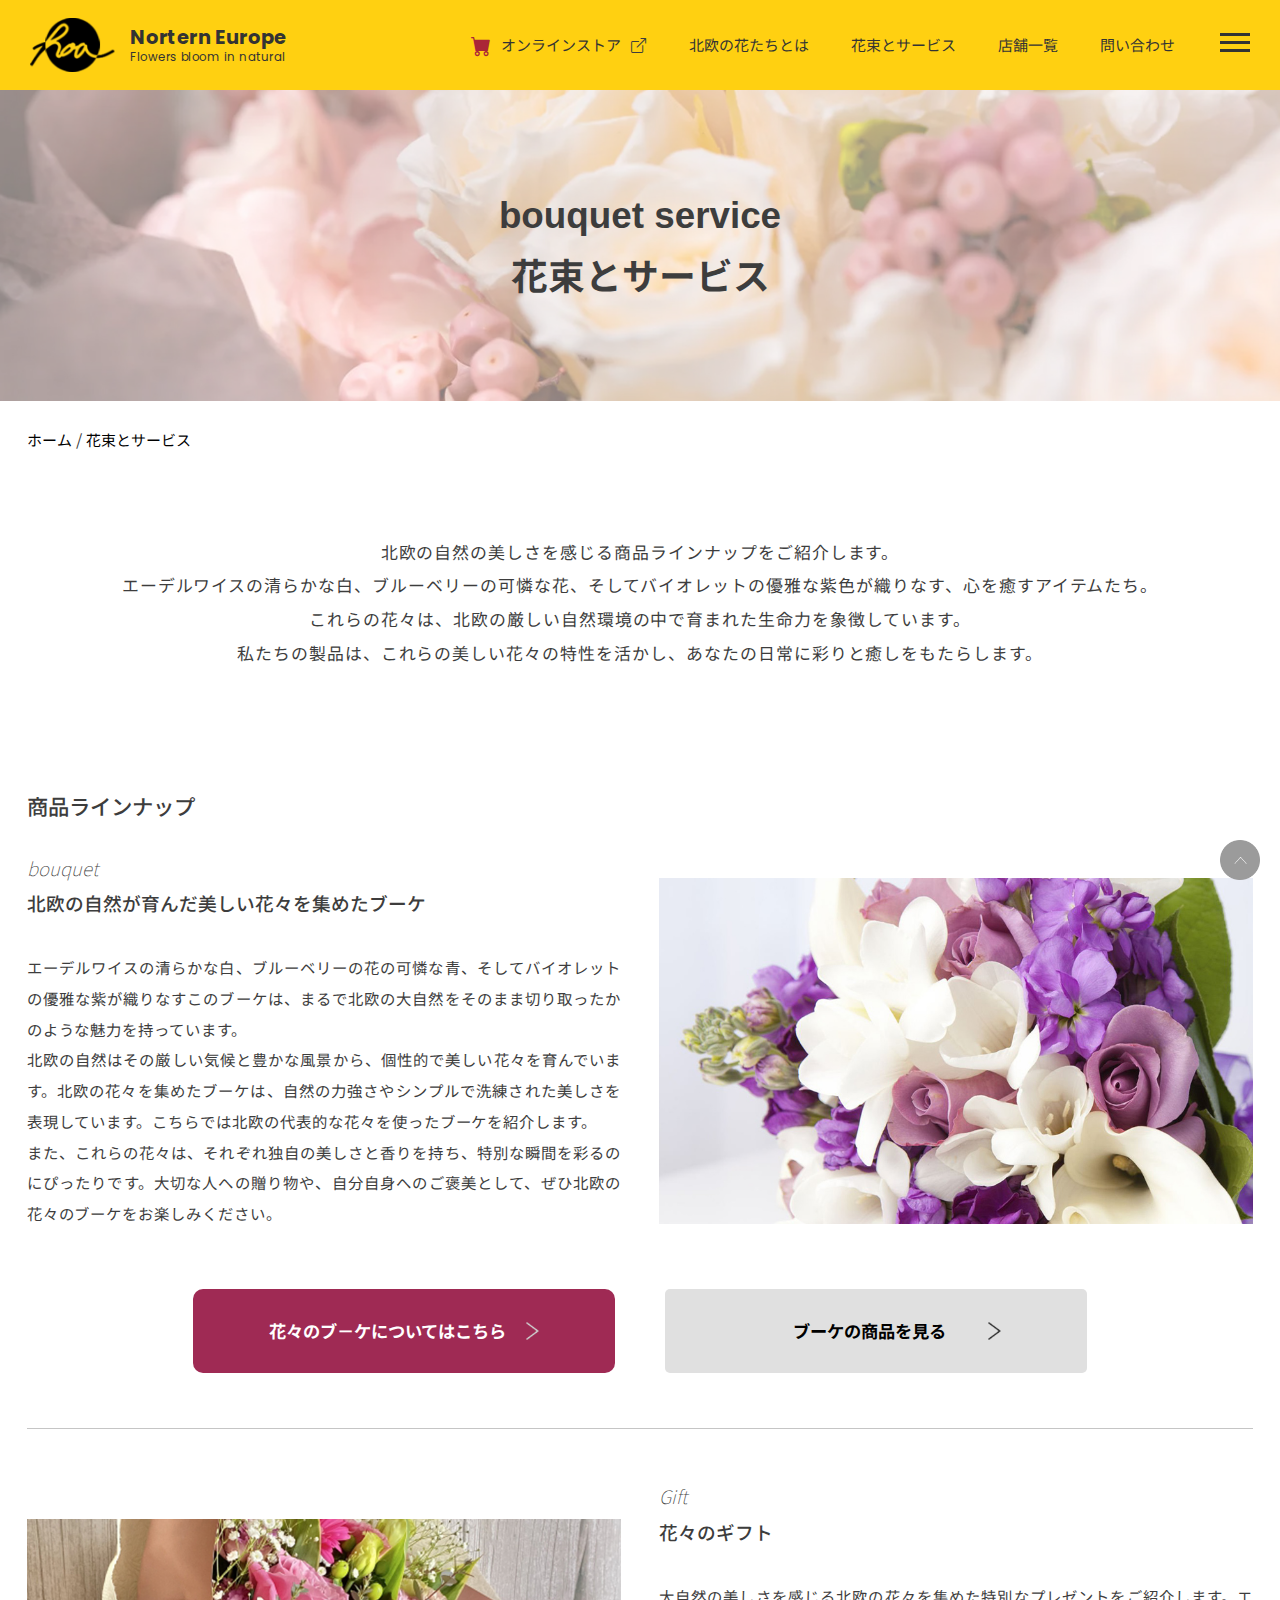
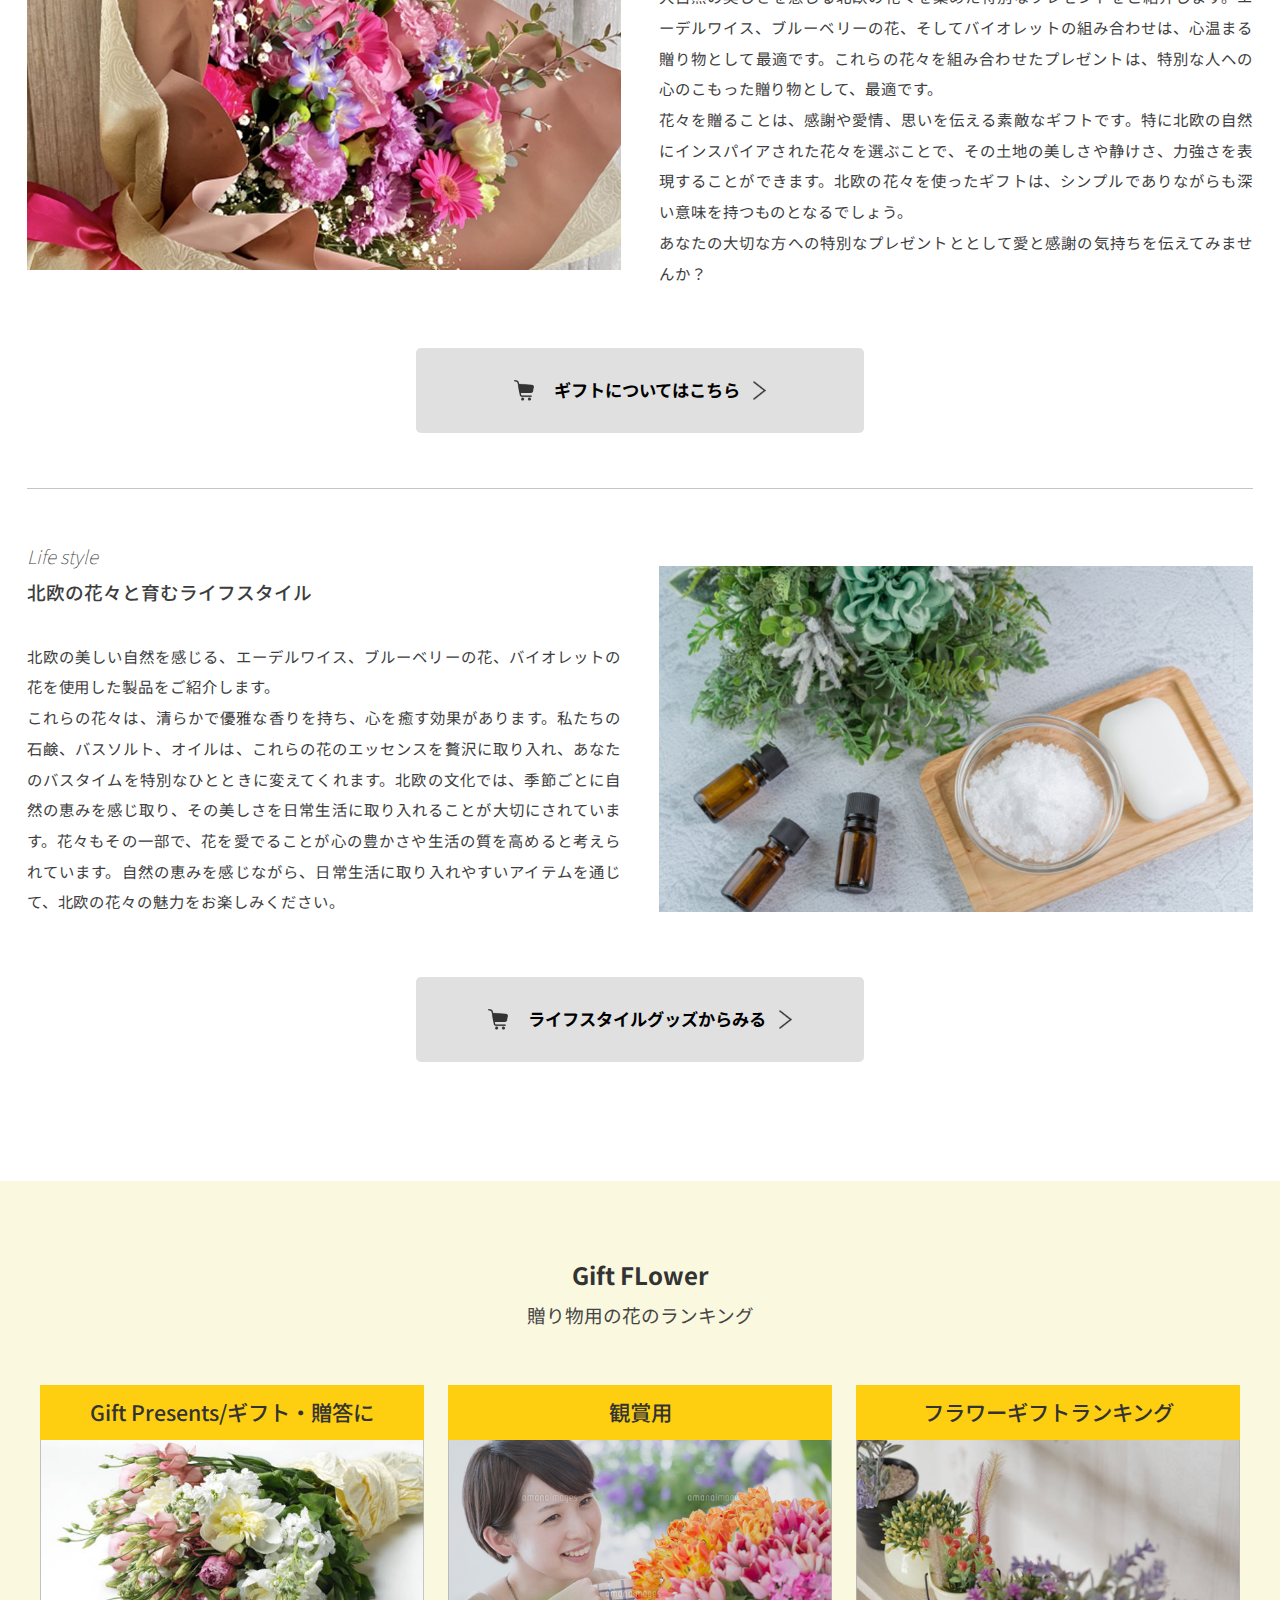
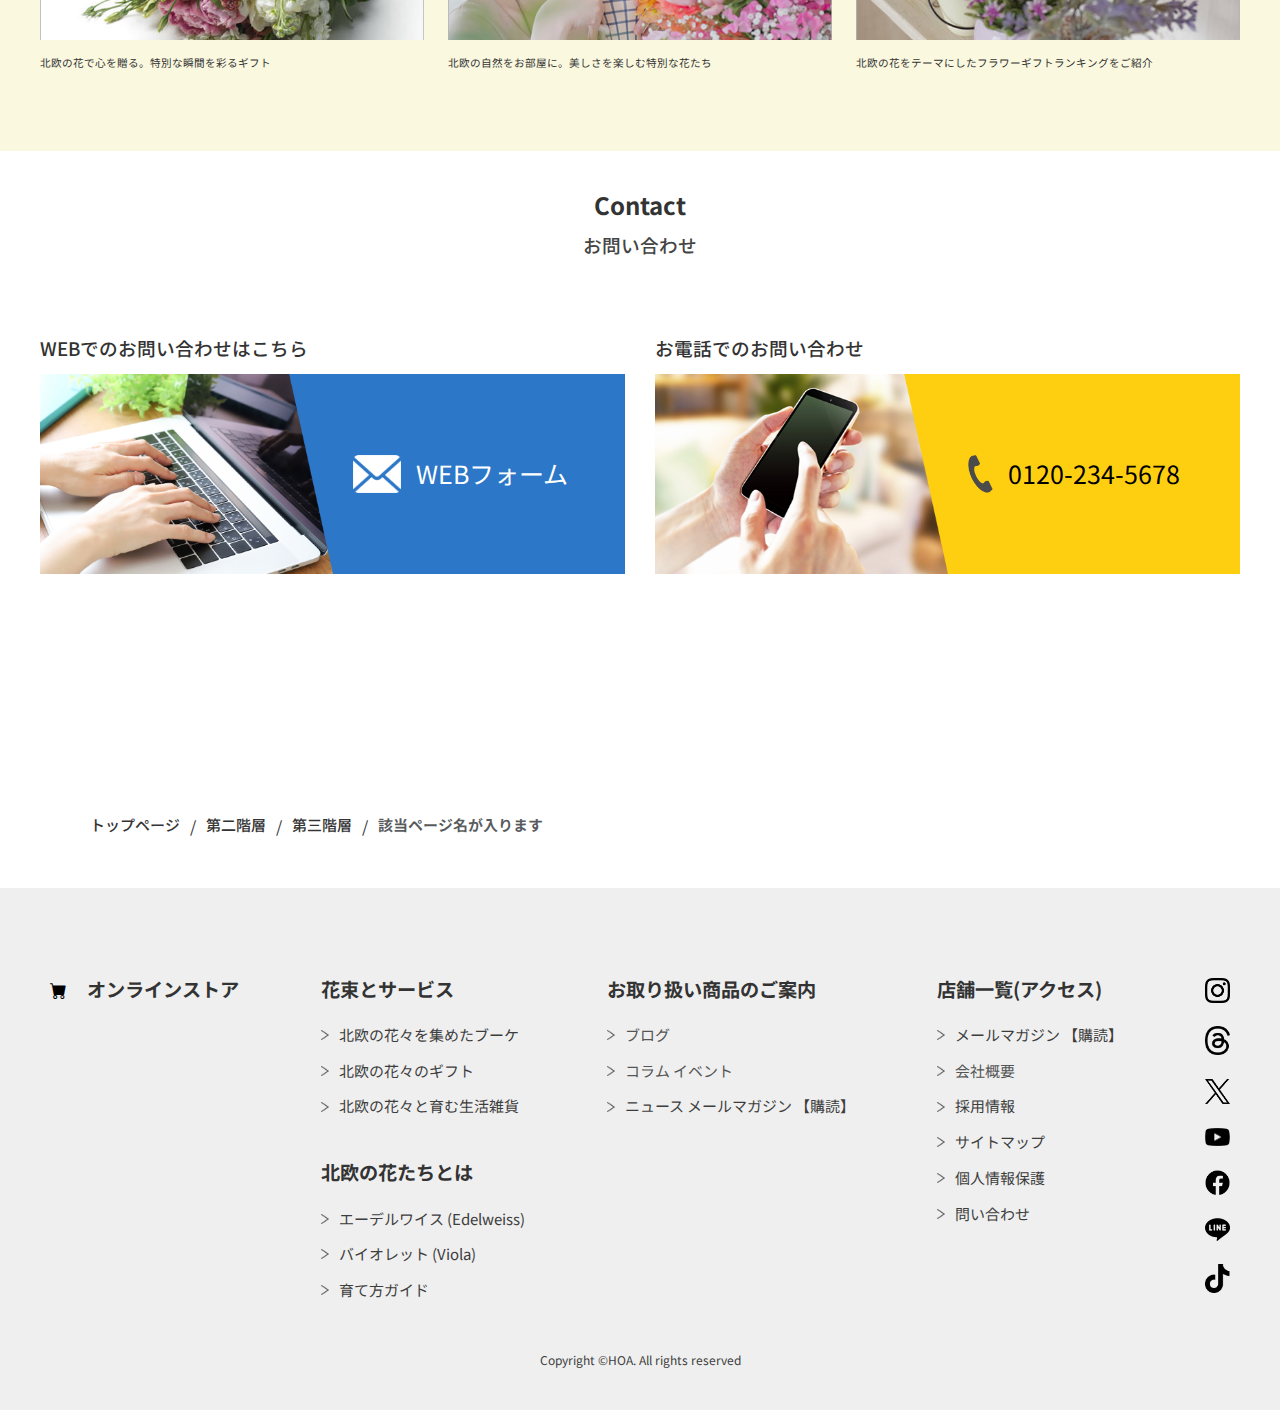
<file: service/index.html>
<!DOCTYPE html>
<html lang="ja">

<head>
    <meta charset="UTF-8">
    <meta name="viewport" content="width=device-width, initial-scale=1.0">
    <title>Nortern Europe Flower | Service</title>
    <meta name="format-detection" content="telephone=no">
    <!-- Favicon -->
    <link rel="icon" type="image/x-icon" href="../images/favicon/favicon.ico">
    <!-- font -->
    <link rel="preconnect" href="https://fonts.googleapis.com">
    <link rel="preconnect" href="https://fonts.gstatic.com" crossorigin>
    <link
        href="https://fonts.googleapis.com/css2?family=Kosugi+Maru&family=Noto+Sans+JP:wght@100..900&family=Noto+Serif:ital,wght@0,100..900;1,100..900&display=swap"
        rel="stylesheet">
    <link
        href="https://fonts.googleapis.com/css2?family=Poppins:ital,wght@0,100;0,200;0,300;0,400;0,500;0,600;0,700;0,800;0,900;1,100;1,200;1,300;1,400;1,500;1,600;1,700;1,800;1,900&display=swap"
        rel="stylesheet">
    <!-- bootstrap -->
    <link href="https://cdn.jsdelivr.net/npm/bootstrap@5.3.3/dist/css/bootstrap.min.css" rel="stylesheet"
        integrity="sha384-QWTKZyjpPEjISv5WaRU9OFeRpok6YctnYmDr5pNlyT2bRjXh0JMhjY6hW+ALEwIH" crossorigin="anonymous">
    <script src="https://cdn.jsdelivr.net/npm/bootstrap@5.3.3/dist/js/bootstrap.bundle.min.js"
        integrity="sha384-YvpcrYf0tY3lHB60NNkmXc5s9fDVZLESaAA55NDzOxhy9GkcIdslK1eN7N6jIeHz"
        crossorigin="anonymous"></script>
    <link rel="stylesheet" href="https://cdn.jsdelivr.net/npm/bootstrap-icons@1.11.3/font/bootstrap-icons.min.css">
    <!-- css -->
    <link rel="stylesheet" type="text/css" href="../css/style.css">
    <link rel="stylesheet" type="text/css" href="../css/service.css">
    <!-- Google tag (gtag.js) -->
    <script async src="https://www.googletagmanager.com/gtag/js?id=G-SBBC99KEL9"></script>
    <script> window.dataLayer = window.dataLayer || []; function gtag() { dataLayer.push(arguments); } gtag('js', new Date()); gtag('config', 'G-SBBC99KEL9'); </script>
    <!-- Google Tag Manager -->
    <script>(function (w, d, s, l, i) {
            w[l] = w[l] || []; w[l].push({
                'gtm.start':
                    new Date().getTime(), event: 'gtm.js'
            }); var f = d.getElementsByTagName(s)[0],
                j = d.createElement(s), dl = l != 'dataLayer' ? '&l=' + l : ''; j.async = true; j.src =
                    'https://www.googletagmanager.com/gtm.js?id=' + i + dl; f.parentNode.insertBefore(j, f);
        })(window, document, 'script', 'dataLayer', 'GTM-MZVBRGT6');</script>
    <!-- End Google Tag Manager -->
</head>

<body>
    <!-- Google Tag Manager (noscript) -->
    <noscript><iframe src="https://www.googletagmanager.com/ns.html?id=GTM-MZVBRGT6" height="0" width="0"
            style="display:none; visibility:hidden"></iframe></noscript>
    <!-- End Google Tag Manager (noscript) -->
    <section id="header">
        <div class="service-header-block">
            <header class="header">
                <div class="logo">
                    <a href="../index.html">
                        <img src="../images/Logo.png" alt="Northern Europe Logo">
                        <div class="logo-slogan">
                            <a href="../index.html">
                                <p>Nortern Europe</p>
                                <p>Flowers bloom in natural</p>
                            </a>
                        </div>
                    </a>
                </div>
                <nav class="main-menu-sp" style="display: none;">
                    <ul>
                        <li><i class="bi bi-cart-fill cart-icon"></i><a href="#">オンラインストア</a><i
                                class="bi bi-box-arrow-up-right link-icon"></i></li>
                    </ul>
                </nav>
                <!-- Main Menu -->
                <nav class="main-menu">
                    <ul class="nav-menu">
                        <li><i class="bi bi-cart-fill cart-icon"></i><a href="#">オンラインストア</a><i
                                class="bi bi-box-arrow-up-right link-icon"></i></li>
                        <li><a href="../flowers_explain/index.html">北欧の花たちとは</a></li>
                        <li><a href="../service/index.html">花束とサービス</a></li>
                        <li><a href="#">店舗一覧</a></li>
                        <li><a href="#">問い合わせ</a></li>
                    </ul>
                    <!-- Hamburger menu -->
                    <div class="hamburger">
                        <span></span>
                        <span></span>
                        <span></span>
                    </div>
                </nav>
            </header>
            <!-- Menu hamburger -->
            <nav class="hamburger-menu">
                <!-- The X to close the menu -->
                <div class="close-menu"></div>

                <div class="hamburger-menu__content">
                    <!-- Column 1: オンラインストア -->
                    <div class="hamburger-menu__column">
                        <a href="#" class="menu-title online-title">
                            <i class="bi bi-cart-fill cart-icon"></i>
                            <h1>オンラインストア</h1><i class="bi bi-box-arrow-up-right link-icon"></i>
                        </a>
                    </div>
                    <!-- Column 2: 花束とサービス và 北欧の花たちとは -->
                    <div class="hamburger-menu__column">
                        <!-- 花束とサービス -->
                        <a href="../service/index.html" class="menu-title">
                            <h1>花束とサービス</h1>
                        </a>
                        <div class="menu-section">
                            <a>
                                <p>北欧の花々を集めたブーケ</p>
                            </a>
                            <a>
                                <p>北欧の花々のギフト</p>
                            </a>
                            <a>
                                <p>北欧の花々と育む生活雑貨</p>
                            </a>
                        </div>
                        <!-- 北欧の花たちとは -->
                        <a href="../flowers_explain/index.html" class="menu-title">
                            <h1>北欧の花たちとは</h1>
                        </a>
                        <div class="menu-section">
                            <a>
                                <p>エーデルワイス (Edelweiss)</p>
                            </a>
                            <a>
                                <p>バイオレット (Viola)</p>
                            </a>
                            <a>
                                <p>育て方ガイド</p>
                            </a>

                        </div>
                    </div>
                    <!-- Column 3: お取り扱い商品のご案内 -->
                    <div class="hamburger-menu__column">
                        <a href="#" class="menu-title">
                            <h1>お取り扱い商品のご案内</h1>
                        </a>
                        <div class="menu-section">
                            <a href="../blog/index.html"><p>ブログ</p></a>
                            <a href="../event_news/index.html"><p>コラム イベント</p></a>
                            <a><p>ニュース メールマガジン <span>【購読】</span></p></a>
                        </div>
                    </div>
                    <!-- Column 4: 店舗一覧(アクセス) -->
                    <div class="hamburger-menu__column">
                        <a href="#" class="menu-title">
                            <h1>店舗一覧(アクセス)</h1>
                        </a>
                        <div class="menu-section">
                            <a><p>メールマガジン <span>【購読】</span></p></a>
                            <a href="../company/index.html"><p>会社概要</p></a>
                            <a><p>採用情報</p></a>
                            <a><p>サイトマップ</p></a>
                            <a><p>個人情報保護</p></a>
                            <a><p>問い合わせ</p></a>
                        </div>
                    </div>
                    <!-- Column 5: Social Media Icons -->
                    <div class="hamburger-menu__column">
                        <div class="social-icons">
                            <a href="#" class="social-button">
                                <img src="../images/insta-icon.png" alt="Instagram Icon" class="social-icon">
                            </a>
                            <a href="#" class="social-button">
                                <img src="../images/threads-icon.png" alt="Threads Icon" class="social-icon">
                            </a>
                            <a href="#" class="social-button">
                                <img src="../images/x-icon.png" alt="X Icon" class="social-icon">
                            </a>
                            <a href="#" class="social-button">
                                <img src="../images/youtube-icon.png" alt="YouTube Icon" class="social-icon">
                            </a>
                            <a href="#" class="social-button">
                                <img src="../images/facebook-icon.png" alt="Facebook Icon" class="social-icon">
                            </a>
                            <a href="#" class="social-button">
                                <img src="../images/line-icon.png" alt="Line Icon" class="social-icon">
                            </a>
                            <a href="#" class="social-button">
                                <img src="../images/tiktok-icon.png" alt="TikTok Icon" class="social-icon">
                            </a>
                        </div>
                    </div>
                    <!-- Mobile Menu -->
                    <ul class="mobile-menu-list">
                        <li><i class="bi bi-cart-fill cart-icon"></i><a href="#">オンラインストア</a><i
                                class="bi bi-box-arrow-up-right link-icon"></i></li>
                        <li class="arrow"><a href="../service/index.html">花束とサービス</a></li>
                        <li class="arrow"><a href="../flowers_explain/index.html">北欧の花たちとは</a></li>
                        <li><a href="#">お取り扱い商品のご案内</a></li>
                        <li><a href="../blog/index.html">ブログ ・ コラム</a></li>
                        <li><a href="../event_news/index.html">イベント ・ ニュース</a></li>
                        <li><a href="#">店舗情報（アクセス）</a></li>
                        <li><a href="../company/index.html">会社概要</a></li>
                        <li><a href="#">採用情報</a></li>
                        <li class="highlight"><a href="#">メールマガジン <span>【購買】</span></a></li>
                        <li><a href="#">サイトマップ</a></li>
                        <li><a href="#">個人情報保護</a></li>
                        <li><a href="#">お問い合わせ</a><i class="bi bi-envelope-fill mail-icon"></i></li>

                        <div class="mobile-hamburger-icons">
                            <a href="#" class="mobile-icon"><img src="../images/insta-icon.png"></a>
                            <a href="#" class="mobile-icon"><img src="../images/threads-icon.png"></a>
                            <a href="#" class="mobile-icon"><img src="../images/x-icon.png"></a>
                            <a href="#" class="mobile-icon"><img src="../images/youtube-icon.png"></a>
                            <a href="#" class="mobile-icon"><img src="../images/facebook-icon.png"></a>
                            <a href="#" class="mobile-icon"><img src="../images/line-icon.png"></a>
                            <a href="#" class="mobile-icon"><img src="../images/tiktok-icon.png"></a>
                        </div>
                    </ul>

                </div>
            </nav>
        </div>
    </section>

    <!-- MAIN SECTION -->
    <main>
        <section class="top-service-block">
            <div class="top-service">
                
                <div class="top-service-wrap">
                    <!-- TOP ANIMATIOn -->
                    <div class="top-img">
                        <img src="../images/service-top-pc.jpg">
                        <img class="top-img-sp" src="../images/service-top-sp.jpg">
                        <div class="top-title">
                            <h1>bouquet  service</h1>
                            <h1>花束とサービス</h1>
                        </div>
                        
                    </div>
                    <div class="top-breadcrumb">
                        <!-- <p>ホーム / 花束とサービス</p> -->
                        <a href="../index.html">ホーム</a> / <a href="../service/index.html" class="page-choice">花束とサービス</a>
                    </div>
                    <div class="top-service-content">
                        <p>
                            北欧の自然の美しさを感じる商品ラインナップをご紹介します。<br>
                            エーデルワイスの清らかな白、ブルーベリーの可憐な花、そしてバイオレットの優雅な紫色が織りなす、心を癒すアイテムたち。<br>
                            これらの花々は、北欧の厳しい自然環境の中で育まれた生命力を象徴しています。<br>
                            私たちの製品は、これらの美しい花々の特性を活かし、あなたの日常に彩りと癒しをもたらします。
                        </p>
                    </div>
                    <div class="top-service-content-sp">
                        <p>
                            北欧の自然の美しさを感じる商品ラインナップをご紹介します。<br>
                            エーデルワイスの清らかな白、ブルーベリーの可憐な花、そしてバイオレットの優雅な紫色が織りなす、心を癒すアイテムたち。
                            これらの花々は、北欧の厳しい自然環境の中で育まれた生命力を象徴しています。
                            私たちの製品は、これらの美しい花々の特性を活かし、あなたの日常に彩りと癒しをもたらします。
                        </p>
                    </div>
                </div>
              
            </div>
        </section>

        <section class="product-block">
            <div class="product-line-section">
                <div class="product-title">
                    <h2>
                        商品ラインナップ
                    </h2>
                </div>

                <!-- Block 1 -->
                <div class="product-wrap" id="bouquet">
                    <div class="mobile-product-sub-title">
                        <h3 class="thin-title">bouquet</h3>
                        <h3>北欧の自然が育んだ美しい花々を集めたブーケ</h3>
                    </div>
                    <div class="product-content">
                        <div class="product-content-detail">
                            <div class="product-sub-title">
                                <h3 class="thin-title">bouquet</h3>
                                <h3>北欧の自然が育んだ美しい花々を集めたブーケ</h3>
                            </div>
                            <div class="product-detail">
                                <p>
                                    エーデルワイスの清らかな白、ブルーベリーの花の可憐な青、そしてバイオレットの優雅な紫が織りなすこのブーケは、まるで北欧の大自然をそのまま切り取ったかのような魅力を持っています。<br>
                                    北欧の自然はその厳しい気候と豊かな風景から、個性的で美しい花々を育んでいます。北欧の花々を集めたブーケは、自然の力強さやシンプルで洗練された美しさを表現しています。こちらでは北欧の代表的な花々を使ったブーケを紹介します。<br>
                                    また、これらの花々は、それぞれ独自の美しさと香りを持ち、特別な瞬間を彩るのにぴったりです。大切な人への贈り物や、自分自身へのご褒美として、ぜひ北欧の花々のブーケをお楽しみください。
                                </p>
                            </div>
                        </div>
                        <div class="product-image">
                            <img src="../images/bouquet1.jpg">
                        </div>
                    </div>
                    <div class="product-button">
                        <div class="pink-button">
                            <a href="../service/index.html">
                                <h4>花々のブ－ケについてはこちら</h4><img src="../images/row-icon.png">
                            </a>
                        </div>
                        <div class="grey-button">
                            <a href="../service/index.html">
                                <h4>ブーケの商品を見る</h4><img src="../images/row-icon.png">
                            </a>
                        </div>
                    </div>
                </div>

                <!-- Block 2 -->
                <div class="product-wrap" id="gift">
                    <div class="mobile-product-sub-title">
                        <h3 class="thin-title">Gift</h3>
                        <h3>花々のギフト</h3>
                    </div>
                    <div class="product-content product-content-reverse">
                        <div class="product-content-detail">
                            <div class="product-sub-title">
                                <h3 class="thin-title">Gift</h3>
                                <h3>花々のギフト</h3>
                            </div>
                            <div class="product-detail">
                                <p>
                                    大自然の美しさを感じる北欧の花々を集めた特別なプレゼントをご紹介します。エーデルワイス、ブルーベリーの花、そしてバイオレットの組み合わせは、心温まる贈り物として最適です。これらの花々を組み合わせたプレゼントは、特別な人への心のこもった贈り物として、最適です。<br>
                                    花々を贈ることは、感謝や愛情、思いを伝える素敵なギフトです。特に北欧の自然にインスパイアされた花々を選ぶことで、その土地の美しさや静けさ、力強さを表現することができます。北欧の花々を使ったギフトは、シンプルでありながらも深い意味を持つものとなるでしょう。<br>
                                    あなたの大切な方への特別なプレゼントととして愛と感謝の気持ちを伝えてみませんか？
                                </p>
                            </div>
                        </div>
                        <div class="product-image">
                            <img src="../images/bouquet2.jpg">
                        </div>
                    </div>
                    <div class="product-button">
                        <div class="grey-button-02">
                            <a href="../service/index.html">
                                <img class="product-shopping-icon" src="../images/shopping-icon.png">
                                <h4>ギフトについてはこちら</h4><img class="product-row-icon" src="../images/row-icon.png">
                            </a>
                        </div>
                    </div>
                </div>

                <!-- Block 3 -->
                <div class="product-wrap" id="life-style">
                    <div class="mobile-product-sub-title">
                        <h3 class="thin-title">Life style</h3>
                        <h3>北欧の花々と育むライフスタイル</h3>
                    </div>
                    <div class="product-content">
                        <div class="product-content-detail">
                            <div class="product-sub-title">
                                <h3 class="thin-title">Life style</h3>
                                <h3>北欧の花々と育むライフスタイル</h3>
                            </div>
                            <div class="product-detail">
                                <p>
                                    北欧の美しい自然を感じる、エーデルワイス、ブルーベリーの花、バイオレットの花を使用した製品をご紹介します。<br>
                                    これらの花々は、清らかで優雅な香りを持ち、心を癒す効果があります。私たちの石鹸、バスソルト、オイルは、これらの花のエッセンスを贅沢に取り入れ、あなたのバスタイムを特別なひとときに変えてくれます。北欧の文化では、季節ごとに自然の恵みを感じ取り、その美しさを日常生活に取り入れることが大切にされています。花々もその一部で、花を愛でることが心の豊かさや生活の質を高めると考えられています。自然の恵みを感じながら、日常生活に取り入れやすいアイテムを通じて、北欧の花々の魅力をお楽しみください。
                                </p>
                            </div>
                        </div>
                        <div class="product-image">
                            <img src="../images/bouquet3.jpg">
                        </div>
                    </div>
                    <div class="product-button">
                        <div class="grey-button-02">
                            <a href="../service/index.html">
                                <img class="product-shopping-icon" src="../images/shopping-icon.png">
                                <h4>ライフスタイルグッズからみる</h4><img src="../images/row-icon.png">
                            </a>
                        </div>
                    </div>
                </div>

            </div>
        </section>

        <!-- GIFT FLOWER SECTION -->
        <div class="gift-flower-section">
            <div class="gift-block">
                <div class="gift-title">
                    <h1>Gift FLower</h1>
                    <h2>贈り物用の花のランキング</h2>
                </div>
                <div class="ranking-block">
                    <!-- Block 1 -->
                    <div class="ranking-content">
                        <div class="ranking-detail">
                            <h2>Gift Presents/ギフト・贈答に</h2>
                            <img src="../images/gift-flower1.jpg" alt="Gift FLower image 1">
                        </div>
                        <div class="gift-note">
                            <p>北欧の花で心を贈る。特別な瞬間を彩るギフト</p>
                        </div>
                    </div>

                    <!-- Block 2 -->
                    <div class="ranking-content">
                        <div class="ranking-detail">
                            <h2>観賞用</h2>
                            <img src="../images/gift-flower2.jpg" alt="Gift FLower image 2">
                        </div>
                        <div class="gift-note">
                            <p>北欧の自然をお部屋に。美しさを楽しむ特別な花たち</p>
                        </div>
                    </div>

                    <!-- Block 3 -->
                    <div class="ranking-content">
                        <div class="ranking-detail">
                            <h2>フラワーギフトランキング</h2>
                            <img src="../images/gift-flower3.jpg" alt="Gift FLower image 3">
                        </div>
                        <div class="gift-note">
                            <p>北欧の花をテーマにしたフラワーギフトランキングをご紹介</p>
                        </div>
                    </div>
                </div>

            </div>
        </div>

        <!-- CONTACT SECTION -->
        <div class="contact-block">
            <div class="contact-title">
                <h1>Contact</h1>
                <h2>お問い合わせ</h2>
            </div>
            <div class="web-contact">
                <div class="web-block">
                    <h3>WEBでのお問い合わせはこちら</h3>
                    <div class="blue-contact">
                        <img src="../images/contact.png">
                        <div class="web-content">
                            <img src="../images/contact-mail.png">
                            <p>WEBフォーム</p>
                        </div>
                    </div>
                </div>

                <div class="web-block">
                    <h3>お電話でのお問い合わせ</h3>
                    <div class="yellow-contact">
                        <img src="../images/phone.png">
                        <div class="web-content">
                            <img src="../images/contact-phone.png">
                            <p class="phone-color">0120-234-567&#8203;8</p>
                        </div>
                    </div>
                </div>
            </div>
        </div>
        <!-- BREADCRUMB NAVIGATION -->
        <div class="breadcrumb">
            <a href="../index.html #header" class="breadcrumb-item">トップページ</a>
            <span class="breadcrumb-divider">/</span>
            <a href="/second-page" class="breadcrumb-item">第二階層</a>
            <span class="breadcrumb-divider">/</span>
            <a href="/third-page" class="breadcrumb-item">第三階層</a>
            <span class="breadcrumb-divider">/</span>
            <a href="/current-page" class="breadcrumb-item active">該当ページ名が入ります</a>
        </div>

        <div class="mobile-breadcrumb">
            <a href="../index.html #header" class="breadcrumb-item">トップページ</a>
        </div>

    </main>
    <div class="top-page-icon">
        <img src="../images/top-page-icon.png">
    </div>

    <!-- FOOTER BLOCk -->
    <footer>
        <div class="footer-container">
            <div class="footer__content">
                <!-- Column 1: オンラインストア -->
                <div class="footer__column">
                    <a href="#" class="footer-online-shop">
                        <i class="bi bi-cart-fill cart-icon"></i>
                        <h1>オンラインストア</h1>
                    </a>
                </div>
                <!-- Column 2: 花束とサービス và 北欧の花たちとは -->
                <div class="footer__column">
                    <div class="footer-column-content">
                        <!-- 花束とサービス -->
                        <a href="../service/index.html" class="footer-title">
                            <h1>花束とサービス</h1>
                        </a>
                        <div class="footer-section">
                            <a><img src="../images/row-icon.png">
                                <p>北欧の花々を集めたブーケ</p>
                            </a>
                            <a><img src="../images/row-icon.png">
                                <p>北欧の花々のギフト</p>
                            </a>
                            <a><img src="../images/row-icon.png">
                                <p>北欧の花々と育む生活雑貨</p>
                            </a>
                        </div>
                        <!-- 北欧の花たちとは -->
                        <a href="../flowers_explain/index.html" class="footer-title">
                            <h1 class="title-second">北欧の花たちとは</h1>
                        </a>
                        <div class="footer-section">
                            <a><img src="../images/row-icon.png">
                                <p>エーデルワイス (Edelweiss)</p>
                            </a>
                            <a><img src="../images/row-icon.png">
                                <p>バイオレット (Viola)</p>
                            </a>
                            <a><img src="../images/row-icon.png">
                                <p>育て方ガイド</p>
                            </a>
                        </div>
                    </div>
                </div>
                <!-- Column 3: お取り扱い商品のご案内 -->
                <div class="footer__column">
                    <a href="#" class="footer-title">
                        <h1>お取り扱い商品のご案内</h1>
                    </a>
                    <div class="footer-section">
                        <a href="../blog/index.html"><img src="../images/row-icon.png">
                            <p>ブログ</p>
                        </a>
                        <a href="../event_news/index.html"><img src="../images/row-icon.png">
                            <p>コラム イベント</p>
                        </a>
                        <a><img src="../images/row-icon.png">
                            <p>ニュース メールマガジン <span>【購読】</span></p>
                        </a>
                    </div>
                </div>
                <!-- Column 4: 店舗一覧(アクセス) -->
                <div class="footer__column">
                    <a href="#" class="footer-title">
                        <h1>店舗一覧(アクセス)</h1>
                    </a>
                    <div class="footer-section">
                        <a><img src="../images/row-icon.png">
                            <p>メールマガジン <span>【購読】</span></p>
                        </a>
                        <a href="../company/index.html"><img src="../images/row-icon.png">
                            <p>会社概要</p>
                        </a>
                        <a><img src="../images/row-icon.png">
                            <p>採用情報</p>
                        </a>
                        <a><img src="../images/row-icon.png">
                            <p>サイトマップ</p>
                        </a>
                        <a><img src="../images/row-icon.png">
                            <p>個人情報保護</p>
                        </a>
                        <a><img src="../images/row-icon.png">
                            <p>問い合わせ</p>
                        </a>
                    </div>
                </div>
                <!-- Column 5: Social Media Icons -->
                <div class="footer__column">
                    <div class="footer-social-icons">
                        <a href="#" class="ft-social-button">
                            <img src="../images/insta-icon.png" alt="Instagram Icon" class="ft-social-icon">
                        </a>
                        <a href="#" class="ft-social-button">
                            <img src="../images/threads-icon.png" alt="Threads Icon" class="ft-social-icon">
                        </a>
                        <a href="#" class="ft-social-button">
                            <img src="../images/x-icon.png" alt="X Icon" class="ft-social-icon">
                        </a>
                        <a href="#" class="ft-social-button">
                            <img src="../images/youtube-icon.png" alt="YouTube Icon" class="ft-social-icon">
                        </a>
                        <a href="#" class="ft-social-button">
                            <img src="../images/facebook-icon.png" alt="Facebook Icon" class="ft-social-icon">
                        </a>
                        <a href="#" class="ft-social-button">
                            <img src="../images/line-icon.png" alt="Line Icon" class="ft-social-icon">
                        </a>
                        <a href="#" class="ft-social-button">
                            <img src="../images/tiktok-icon.png" alt="TikTok Icon" class="ft-social-icon">
                        </a>
                    </div>
                </div>

            </div>
            <div class="copy-right">
                <p>Copyright &copy;HOA. All rights reserved</p>
            </div>
        </div>
        <!-- FOOTER FOR MOBILE -->
        <div class="footer-for-mobile">
            <div class="footer-mobile-main">
                <a href="#"><i class="bi bi-cart-fill cart-icon"></i>
                    <h1>オンラインストア</h1><i class="bi bi-box-arrow-up-right link-icon"></i>
                </a>
                <a href="../service/index.html" class="arrow-2">
                    <h1>花束とサービス</h1>
                </a>
                <a href="../flowers_explain/index.html" class="arrow-2">
                    <h1>北欧の花たちとは</h1>
                </a>
                <a href="#" class="arrow-2">
                    <h1>お取り扱い商品のご案内</h1>
                </a>
                <a href="../blog/index.html" class="arrow-2">
                    <h1>ブログ・コラム</h1>
                </a>
                <a href="../event_news/index.html">
                    <h1>イベント・ニュース</h1>
                </a>
                <a href="#">
                    <h1>店舗情報（アクセス）</h1>
                </a>
                <a href="../company/index.html">
                    <h1>会社概要</h1>
                </a>
                <a href="#">
                    <h1>採用情報</h1>
                </a>
                <a href="#">
                    <h1>メールマガジン【購読】</h1>
                </a>
                <a href="#">
                    <h1>サイトマップ</h1>
                </a>
                <a href="#">
                    <h1>個人情報保護</h1>
                </a>
                <a href="#">
                    <h1>お問い合わせ</h1><i class="bi bi-envelope-fill mail-icon"></i>
                </a>
            </div>
            <div class="footer-mobile-social-icon">
                <a href="#" class="ft-social-button">
                    <img src="../images/insta-icon.png" alt="Instagram Icon" class="ft-social-icon">
                </a>
                <a href="#" class="ft-social-button">
                    <img src="../images/threads-icon.png" alt="Threads Icon" class="ft-social-icon">
                </a>
                <a href="#" class="ft-social-button">
                    <img src="../images/x-icon.png" alt="X Icon" class="ft-social-icon">
                </a>
                <a href="#" class="ft-social-button">
                    <img src="../images/youtube-icon.png" alt="YouTube Icon" class="ft-social-icon">
                </a>
                <a href="#" class="ft-social-button">
                    <img src="../images/facebook-icon.png" alt="Facebook Icon" class="ft-social-icon">
                </a>
                <a href="#" class="ft-social-button">
                    <img src="../images/line-icon.png" alt="Line Icon" class="ft-social-icon">
                </a>
                <a href="#" class="ft-social-button">
                    <img src="../images/tiktok-icon.png" alt="TikTok Icon" class="ft-social-icon">
                </a>
            </div>
            <div class="copy-right-mobile">
                <p>Copyright &copy;HOA. All rights reserved</p>
            </div>
        </div>
    </footer>
    <script src="../js/style.js"></script>

</body>

</html>
</file>
<file: css/style.css>
/*
  1. より直感的なボックスサイズモデルを使う。
*/
*,
*::before,
*::after {
  box-sizing: border-box;
}
/*
    2. デフォルトのマージンを削除する。
  */
* {
  margin: 0;
}
/*
    タイポグラフィの調整!
    3. アクセシブルな行間を追加する。
    4. テキストレンダリングを改善する。
  */
body {
  /* line-height: 1.5; */
  -webkit-font-smoothing: antialiased;
  font-family: "Noto Sans JP", sans-serif;
  color: #3d3d3d;
  overflow-x: hidden;
}

html {
  scroll-behavior: smooth;
}
/*
    5. メディアのデフォルトを改善する。
  */
img,
picture,
video,
canvas,
svg {
  display: block;
}
/*
    6. 組み込みのフォームタイポグラフィスタイルを削除する。
  */
input,
button,
textarea,
select {
  font: inherit;
}
/*
    7. テキストのオーバーフローを避ける。
  */
p,
h1,
h2,
h3,
h4,
h5,
h6 {
  overflow-wrap: break-word;
}
/*
    8. ルートスタッキングコンテキストを作成する。
  */
#root,
#__next {
  isolation: isolate;
}

/* Phần top */
.top-section {
  max-width: 1920px;
  width: 100%;
  height: 679px;
  position: relative;
  margin: 0 auto;
  background-position: center;
  transition: background-color 0.5s ease;
  overflow: hidden;
}

.header {
  display: flex;
  justify-content: space-between;
  align-items: center;
  padding: 20px;
  width: 100%;
  position: relative;
  top: 0;
  left: 0;
  z-index: 10;
}

/* Logo */
.logo {
  height: 50px;
  display: flex;
  align-items: center;
  gap: 15px;
  cursor: pointer;
}
.logo img {
  width: 4.74vw;
  height: 3.02vw;
  filter: grayscale(100%) brightness(0%);
}

.logo-slogan {
  display: flex;
  flex-direction: column;
  justify-content: center;
  text-align: left;
}
.logo-slogan a {
  all: unset;
  text-decoration: none;
  color: inherit;
  font: inherit;
  cursor: pointer;
}
.logo-slogan p {
  margin: 0;
  font-size: 14px;
  color: #333;
  line-height: 1.2;
  font-family: "Poppins", sans-serif;
  font-size: 0.65vw;
  letter-spacing: 0.04em;
}

.logo-slogan p:first-child {
  font-weight: bold;
  font-size: 1.08vw;
  letter-spacing: 0.02em;
}

/* Main Menu*/
.main-menu {
  display: flex;
  align-items: center;
}

.nav-menu {
  list-style: none;
  display: flex;
  gap: 2.06vw;
  margin-bottom: 0px;
}

.nav-menu li {
  font-size: 16px;
  position: relative;
  display: flex;
  align-items: center;
  gap: 10px;
}

.nav-menu .cart-icon {
  color: #aa2537;
  font-size: 1.56vw;
}

.link-icon {
  font-size: 15px;
}

.mail-icon {
  margin-left: 20px;
  font-size: 30px;
}

.nav-menu li a {
  text-decoration: none;
  color: #333;
  transition: color 0.3s;
  display: inline-block;
  position: relative;
}

.nav-menu li a::after {
  content: "";
  position: absolute;
  bottom: -5px;
  left: 0;
  width: 0;
  height: 1px;
  background-color: #050505;
  transition: width 0.3s ease;
}

.nav-menu li a:hover::after {
  width: 100%;
}

/* Hamburger Menu */
.hamburger {
  display: flex;
  flex-direction: column;
  gap: 5px;
  cursor: pointer;
  margin-left: 50px;
  width: 30px;
  height: 24px;
  z-index: 30;
}

.hamburger span {
  width: 30px;
  height: 3px;
  background-color: #333;
  transition: transform 0.5s ease;
}

/* Menu hamburger */
.hamburger-menu {
  position: fixed;
  display: flex;
  justify-content: center;
  flex-direction: row;
  top: 0;
  left: 0;
  width: 100%;
  height: 100vh;
  background-color: #fecf11;
  padding: 4.688vw 0;
  transform: translateY(-100%);
  transition: transform 0.5s ease;
  z-index: 20;
  overflow-y: auto;
}

.hamburger-menu.active {
  transform: translateY(0);
}

.hamburger:hover {
  flex-direction: row;
  justify-content: space-between;
}

.hamburger:hover span {
  transform: rotate(180deg);
  transform-origin: center;
  width: 4px;
  height: 100%;
}

/* Close menu*/
.close-menu {
  position: absolute;
  top: 30px;
  right: 30px;
  width: 30px;
  height: 30px;
  cursor: pointer;
  display: none;
}

.hamburger-menu.active .close-menu {
  display: block;
}

.close-menu::before,
.close-menu::after {
  content: "";
  position: absolute;
  width: 30px;
  height: 3px;
  background-color: #333;
  top: 50%;
  left: 0;
}

.close-menu::before {
  transform: rotate(45deg);
}

.close-menu::after {
  transform: rotate(-45deg);
}

body.no-scroll {
  overflow: hidden;
  height: 100vh;
  width: 100%;
  position: fixed;
}

body.no-scroll {
  padding-right: 15px;
}

.menu-title {
  text-decoration: none;
  color: inherit;
  background: none;
  border: none;
  outline: none;
  display: inline-flex;
  position: relative;
  align-items: center;
  justify-content: space-between;
}

.menu-title h1 {
  font-size: 1.35vw;
  font-weight: 700;
  margin-bottom: 10px;
  margin: 0;
  color: #333;
  text-align: left;
}

.menu-title {
  position: relative;
}

.menu-title::after {
  content: "";
  position: absolute;
  bottom: -2px;
  left: 0;
  width: 0;
  height: 0.5px;
  background-color: #333;
  transition: width 0.3s ease;
  image-rendering: pixelated;
}

.menu-title:hover::after {
  width: 100%;
}

.menu-section {
  display: flex;
  flex-direction: column;
  gap: 20px;
  margin-bottom: 20px;
  margin-left: 20px;
}

.menu-section a {
  all: unset;
  text-decoration: none;
  color: inherit;
  font: inherit;
}

.menu-section p {
  margin: 0;
  font-size: 1.25vw;
  color: #333;
  text-align: left;
  cursor: pointer;
  transition: color 0.3s;
}

.menu-section p:hover {
  color: #aa2537;
}

.menu-title .cart-icon {
  font-size: 1.56vw;
  color: #aa2537;
  margin-right: 10px;
}

.menu-title .link-icon {
  font-size: 1.2vw;
  color: #333;
  margin-left: 10px;
}

.hamburger-menu__content {
  display: flex;
  flex-direction: row;
  justify-content: space-between;
  align-items: flex-start;
  padding: 0 20px;
  gap: 4.17vw;
}

.hamburger-menu__column {
  display: flex;
  flex-direction: column;
  align-items: flex-start;
  gap: 15px;
}

/* オンラインストア */
.hamburger-menu__column:nth-child(1) ul {
  list-style: none;
  padding: 0;
}

.hamburger-menu__column:nth-child(1) ul li {
  margin-bottom: 10px;
}

.hamburger-menu__column:nth-child(1) ul li a {
  text-decoration: none;
  color: #333;
  font-size: 14px;
  transition: color 0.3s;
}

.hamburger-menu__column:nth-child(1) ul li a:hover {
  color: #aa2537;
}

/* Social Media Icons */
.social-icons {
  display: flex;
  flex-direction: column;
  gap: 2.6vw;
  padding: 0 30px;
}

.social-icon {
  /* width: 40px; */
  width: 2.08vw;
  height: auto;
}
.social-button {
  display: flex;
  filter: brightness(0) saturate(100%) hue-rotate(340deg);
  align-items: center;
  justify-content: center;
  width: 20px;
  height: 20px;
  background-color: transparent;
  border-radius: 50%;
  text-decoration: none;
  transition: background-color 0.3s ease;
}

.social-button i {
  font-size: 30px;
  color: #333;
}

.mobile-menu-list {
  display: none;
}

/* HEADER TITLE */
.text-left,
.text-right {
  position: absolute;
  transform: translateY(-50%);
  color: #333;
  line-height: 2;
  z-index: 2;
  opacity: 0;
  filter: blur(5px);
  animation: fadeInClear 1s ease-out forwards;
  animation-delay: 1.5s;
}

.text-left {
  top: 50%;
}
.text-right {
  top: 50%;
}
/* LEFT TITLE */
.text-left {
  left: 144px;
  left: 7vw;
  text-align: left;
  max-width: 500px;
  /* font-size: 36px; */
  font-size: 1.875vw;
  padding-bottom: 30px;
  line-height: 54px;
  letter-spacing: 0.12rem;
  font-style: italic;
}

/* RIGHT TITLE */
.text-right {
  right: 7vw;
  text-align: left;
  max-width: 500px;
  /* font-size: 16px; */
  font-size: 0.8333vw;
  line-height: 1.7708vw;
  letter-spacing: 0.12rem;
}

/* Keyframes for fade-in */
@keyframes fadeInClear {
  0% {
    opacity: 0;
    filter: blur(5px);
  }
  100% {
    opacity: 1;
    filter: blur(0);
  }
}

/* Flowers Animation */
.flower-container {
  position: absolute;
  top: 70%;
  left: 50%;
  transform: translate(-50%, -50%);
  width: 550px;
  height: 100vh;
  max-width: 100%;
}

.flower {
  position: absolute;
  width: 100%;
  height: 100%;
  opacity: 0;
  transform: scale(0.75);
  transition: opacity 0.5s linear;
}

.flower img {
  width: 100%;
  height: 100%;
  object-fit: contain;
}

/* CARD SLIDER CSS */

.card-slider-container {
  position: absolute;
  bottom: 70px;
  left: 144px;
  width: 462px;
  height: 148px;
  z-index: 5;
}

.card-slider {
  width: 100%;
  height: 100%;
  position: relative;
  overflow: hidden;
  border-radius: 5px;
  box-shadow: 0 4px 6px rgba(0, 0, 0, 0.1);
}

.slide {
  position: absolute;
  width: 100%;
  height: 100%;
  transform: translateX(100%);
  transition: transform 0.5s ease;
  background-color: #fff;
}

.slide.active {
  transform: translateX(0);
}

.slide-content {
  display: flex;
  height: 100%;
}

.text-section {
  width: 70%;
  padding: 30px 30px 10px 30px;
  display: flex;
  flex-direction: column;
  justify-content: space-between;
}

.text-section p {
  font-size: 16px;
  line-height: 26px;
  margin: 0 0 5px 0;
  color: #333;
}

.play-icon {
  font-size: 30px;
  position: absolute;
  top: 46%;
  transform: translateY(-50%);
  right: 10px;
}

.view-more {
  background-color: #aa2537;
  color: #fff;
  border: none;

  font-size: 16px;
  cursor: pointer;
  text-transform: uppercase;
  text-align: center;
  align-items: center;
  justify-content: center;
  transition: background-color 0.3s ease;
  border-radius: 40px;
  display: flex;
  width: 230px;
  height: 40px;
  position: relative;
}

.view-more:hover {
  opacity: 0.7;
}

.image-section {
  width: 30%;
  height: 100%;
}

.image-section img {
  width: 100%;
  height: 100%;
  object-fit: cover;
}

.dots-container {
  position: absolute;
  top: -30px;
  left: 0;
  display: flex;
  gap: 20px;
}

.dot {
  width: 10px;
  height: 10px;
  background-color: #ffffff;
  border-radius: 50%;
  cursor: pointer;
  transition: background-color 0.3s ease;
}

.dot.active {
  background-color: #fff0b2;
}

.dot:hover {
  background-color: #fff0b2;
}

main {
  width: 100%;
}

/* EVENT NEW SECTION */

.event-new-section {
  max-width: 1387px;
  margin: 0px auto;
  padding: 30px 0px;
  display: flex;
  justify-content: space-between;
  gap: 30px;
}

.event-block {
  flex: 1;
  display: flex;
  height: 200px;
  overflow: hidden;
  position: relative;
}
.event-block:hover {
  opacity: 0.7;
}
.event-image {
  width: 40%;
  height: 100%;
  background-color: #fff;
  position: absolute;
  top: 0;
  left: 0;
  z-index: 1;
}

.event-image img {
  height: 100%;
  object-fit: cover;
}

.event-text {
  width: 62%;
  height: 100%;
  display: flex;
  flex-direction: column;
  align-items: flex-start;
  justify-content: center;
  color: #fff;
  font-size: 24px;
  position: absolute;
  top: 0;
  right: 0;
  z-index: 2;
  text-align: center;
  padding-left: 40px;
}

.event-block a {
  text-decoration: none;
  color: #fff;
}

.event-text h2 {
  /* font-size: 32px; */
  font-size: 1.6667vw;
  margin: 0.521vw 0 0.521vw 0;
}

.event-text p {
  /* font-size: 18px; */
  font-size: 0.9375vw;
  margin: 0;
  line-height: 1.5;
  max-width: 80%;
}

.left-block .event-text {
  background-color: #0e74e2;
  clip-path: polygon(0 0, 100% 0%, 100% 100%, 8% 100%);
}

.right-block .event-text {
  background-color: #be3043;
  clip-path: polygon(0 0, 100% 0%, 100% 100%, 8% 100%);
}

/* ABOUT SECTION */
.about-section {
  margin: 0px auto;
  padding: 4.17vw 18.54vw;
  background-color: #f4f9fe;
}

.about-title {
  display: flex;
  flex-direction: column;
  /* font-size: 36px; */
  font-size: 1.875vw;
  font-weight: bold;
  color: #333;
  margin-bottom: 50px;
  text-align: center;
}

.about-title span {
  /* font-size: 32px; */
  font-size: 1.6667vw;
  font-weight: 400;
  margin: 30px auto;
  text-align: center;
  color: #444444;
  display: inline-block;
  position: relative;
  width: fit-content;
  z-index: 2;
  cursor: pointer;
}
.about-title span::after {
  content: "";
  position: absolute;
  width: 0;
  height: 50px;
  background-color: #fff9d0;
  bottom: -5px;
  left: 0;
  transition: width 0.3s ease;
  z-index: -99999;
}

.about-title span:hover::after {
  width: 100%;
}

.about-subtitle {
  /* font-size: 28px; */
  font-size: 1.4583vw;
  margin-bottom: 25px;
  text-align: left;
}

.about-container {
  display: flex;
  flex-direction: column;
  gap: 77px;
  position: relative;
}
.about-block {
  display: flex;
  align-items: flex-start;
  gap: 75px;
  border-radius: 10px;
  position: relative;
}

.about-block:not(:last-child)::after {
  content: "";
  position: absolute;
  bottom: -38.5px;
  left: 0px;
  right: 0px;
  height: 1px;
  background-color: #ddd;
}

.about-block.reverse {
  flex-direction: row-reverse;
}

.about-image {
  width: 50%;
  height: 350px;
}

.about-image img {
  width: 100%;
  height: 100%;
  object-fit: contain;
  border-radius: 5px;
}

.about-text {
  width: 50%;
  display: flex;
  flex-direction: column;
  justify-content: center;
}

.text-mobile {
  display: none;
}

.about-text h4,
.about-text p {
  opacity: 1;
}

.about-text h4 {
  /* font-size: 26px; */
  font-size: 1.3542vw;
  color: #333;
  margin-bottom: 50px;
}

.about-text p {
  /* font-size: 18px; */
  font-size: 0.9375vw;
  color: #333333;
  line-height: 36px;
  margin: 0;
  text-align: justify;
}

/* GIFT FLOWER SECTION */
.gift-flower-section {
  background-color: #faf8df;
  padding: 100px 80px;
  margin: 0 auto;
}

.gift-block {
  display: flex;
  flex-direction: column;
  align-items: center;
}

.gift-title {
  text-align: center;
  margin-bottom: 50px;
}

.gift-title h1 {
  /* font-size: 36px; */
  font-size: 1.875vw;
  font-weight: bold;
  color: #333;
  margin-bottom: 20px;
}

.gift-title h2 {
  /* font-size: 28px; */
  font-size: 1.4583vw;
  font-weight: 400;
  color: #444444;
}

.ranking-block {
  display: flex;
  justify-content: space-between;
  /* gap: 45px; */
  gap: 2.3438vw;
  width: 100%;
}

.ranking-content {
  display: flex;
  flex-direction: column;
  align-items: flex-start;
  flex: 1;
}

.ranking-detail {
  width: 100%;
  position: relative;
  overflow: hidden;
}

.ranking-detail h2 {
  /* font-size: 32px; */
  font-size: 1.6667vw;
  color: #333;
  background-color: #fecf11;
  display: flex;
  height: 63px;
  margin-bottom: 0px;
  text-align: center;
  align-items: center;
  justify-content: center;
  width: 100%;
  box-sizing: border-box;
  position: relative;
  z-index: 2;
}

.ranking-detail img {
  width: 100%;
  height: 300px;
  object-fit: cover;
  display: block;
  transition: opacity 0.3s ease, transform 1s ease-in-out;
  transform-origin: center;
  position: relative;
  z-index: 1;
  cursor: pointer;
}

.ranking-detail img:hover {
  opacity: 0.7;
  transform: scale(1.4);
}

.gift-note {
  margin-top: 15px;
  text-align: center;
}

.gift-note p {
  /* font-size: 16px; */
  font-size: 0.83vw;
  color: #333;
  margin: 0;
  text-align: left;
}

/* SERVICE SECTION */
.service-block {
  margin: 0 auto;
  background-color: #fff;
}

.service-introduce {
  text-align: center;
  /* margin: 100px 0px; */
  margin: 5.21vw 0;
}

.service-introduce h1 {
  /* font-size: 36px; */
  font-size: 1.875vw;
  color: #333;
  /* margin-bottom: 20px; */
  margin-bottom: 1.04vw;
  font-weight: bold;
}

.service-introduce h2 {
  /* font-size: 28px; */
  font-size: 1.4583vw;
  font-weight: 400;
  /* margin-bottom: 70px; */
  margin-bottom: 3.6458vw;
}

.service-introduce p {
  font-size: 0.94vw;
  color: #333;
  line-height: 1.88vw;
  letter-spacing: 0.02rem;
  max-width: 1130px;
  margin: 0 auto;
}

/* Service Content */
.service-content {
  display: flex;
  flex-direction: column;
}

/* Service Flower Block */
.service-flower-block {
  display: flex;
  align-items: stretch;
  align-items: center;
  /* gap: 75px; */
  gap: 3.91vw;
  /* padding: 60px; */
  padding: 3.125vw;
  position: relative;
}

/* Background color for each service-flower-block */
.service-flower-block:nth-child(1) {
  background-color: #9f2a53;
}

.service-flower-block:nth-child(2) {
  background-color: #ffffff;
}

.service-flower-block:nth-child(3) {
  background-color: #428239;
}

/* Service-sentence */
.service-sentence {
  width: 50%;
  display: flex;
  justify-content: space-between;
  flex-direction: column;
  align-items: flex-start;
}

.service-sentence .thin-title {
  margin-bottom: 0px;
  font-weight: 100;
  font-style: italic;
}
.service-sentence h3 {
  /* font-size: 28px; */
  font-size: 1.4583vw;
  color: #fff;
  /* margin-bottom: 50px; */
  margin-bottom: 2.6vw;
  /* line-height: 46px; */
  line-height: 2.4vw;
  letter-spacing: 0.02rem;
}

.service-sentence p {
  /* font-size: 18px; */
  font-size: 0.9375vw;
  color: #fff;
  /* line-height: 36px; */
  line-height: 1.875vw;
  letter-spacing: 0.04rem;
  /* margin-bottom: 50px; */
  margin-bottom: 2.6042vw;
  text-align: justify;
}

.service-button-detail {
  display: flex;
  align-items: center;
  gap: 10px;
}

.service-button-detail a {
  display: flex;
  align-items: center;
  gap: 20px;
  text-decoration: none;
  margin: 0 auto;
  justify-content: center;
  background-color: #e0e0e0;
  /* height: 100px;
  width: 491px; */
  height: 5.2083vw;
  width: 25.5729vw;
  border-radius: 10px;
  position: relative;
  overflow: hidden;
  z-index: 1;
}

.service-button-detail a::after {
  content: "";
  position: absolute;
  top: -100px;
  left: -50px;
  width: 600px;
  height: 500px;
  z-index: -1;
  transform: skewY(-20deg) scale(1, 0);
  transform-origin: top left;
  transition: transform 0.6s ease;
  background-color: #4b4b4b;
}

/* Hover effect for service-button-detail without white-button */
.service-button-detail a:not(.white-button):hover::after {
  transform: skewY(-20deg) scale(1, 1);
}
.service-button-detail a:not(.white-button) h4 {
  transition: color 0.6s ease;
}

.service-button-detail a:not(.white-button):hover h4 {
  color: #ffffff;
}

.service-button-detail a:not(.white-button) img {
  transition: filter 0.6s ease;
}

.service-button-detail a:not(.white-button):hover img {
  filter: brightness(0) invert(1);
}

/* Hover effect for White-button */
.white-button a {
  background-color: white;
}

.white-button a::after {
  background-color: #74092e;
}

.white-button a:hover::after {
  transform: skewY(-20deg) scale(1, 1);
}
.white-button a h4 {
  color: #9f2a53;
  transition: color 0.6s ease;
}

.white-button a:hover h4 {
  color: #ffffff;
}

.white-button a img {
  filter: brightness(0.5) sepia(1) hue-rotate(300deg) saturate(19);
  transition: filter 0.6s ease;
}

.white-button a:hover img {
  filter: brightness(0) invert(1);
}

.service-button-detail .pink-word {
  color: #9f2a53;
  font-weight: bold;
}

.service-button-detail h4 {
  /* font-size: 26px; */
  font-size: 1.3542vw;
  color: #fff;
  margin: 0;
  font-weight: bold;
}

.service-button-detail img {
  /* width: 20px;
  height: 20px; */
  width: auto;
  height: auto;
}

.service-flower-block:nth-child(2) h3,
.service-flower-block:nth-child(2) p,
.service-flower-block:nth-child(2) .service-button-detail h4,
.service-flower-block:nth-child(3) .service-button-detail h4 {
  color: #333;
}

/* Service-image */
.service-image {
  width: 50%;
  display: flex;
  align-items: center;
}

.service-image img {
  width: 100%;
  height: auto;
  object-fit: cover;
  border-radius: 5px;
}

/* Service-flower-block reverse-style */
.service-flower-block.reverse-style {
  flex-direction: row-reverse;
}

/* SOCIAL MEDIA VIDEO SECTION */
.social-media-block {
  margin: 0 auto;
  background-color: #fff;
}

.social-title {
  text-align: center;
  /* margin: 100px 0px; */
  margin: 5.2083vw 0vw;
}

.social-title h1 {
  /* font-size: 36px; */
  font-size: 1.875vw;
  font-weight: bold;
  color: #333;
  margin-bottom: 20px;
}

.social-title h2 {
  /* font-size: 28px; */
  font-size: 1.4583vw;
  color: #444444;
}

.youtube-video {
  background-color: #cc2626;
  padding: 60px 0px;
}

.youtube-video h2 {
  /* font-size: 32px; */
  font-size: 1.6667vw;
  color: #fff;
  text-align: center;
  margin-bottom: 60px;
}

.youtube-video .video-block {
  display: flex;
  justify-content: center;
  gap: 30px;
  transform: scale(0.9);
}

.youtube-video .video-block iframe {
  width: 900px;
  height: 600px;
}

.tiktok-video {
  background-color: #ffffff;
  border-radius: 10px;
  padding: 0px 20px 60px 18px;
}

.tiktok-video h2 {
  /* font-size: 32px; */
  font-size: 1.6667vw;
  color: #333;
  text-align: center;
  /* margin: 60px 0px; */
  margin: 3.125vw 0vw;
}

.video-block {
  display: flex;
  flex-direction: row;
  justify-content: center;
  overflow-x: auto;
  gap: 30px;
  padding-bottom: 10px;
}

.tiktok-video-item {
  flex: 0 0 300px;
  height: 850px;
  position: relative;
}

.tiktok-video-item .tiktok-embed {
  width: auto !important;
  height: 100% !important;
  max-width: none !important;
  min-width: 0 !important;
  padding: 0 !important;
  margin: 0 !important;
}

.tiktok-video-item .tiktok-embed iframe {
  width: auto !important;
  height: 100% !important;
  position: absolute;
  top: 0;
  left: 0;
}

/* CONTACT SECTION */
.contact-block {
  padding: 5.21vw 4.17vw;
  margin: 0 auto;
}

.contact-title {
  text-align: center;
  margin-bottom: 50px;
}

.contact-title h1 {
  /* font-size: 36px; */
  font-size: 1.875vw;
  font-weight: bold;
  color: #333;
  margin-bottom: 20px;
}

.contact-title h2 {
  /* font-size: 28px; */
  font-size: 1.4583vw;
  color: #444444;
  /* margin-bottom: 100px; */
  margin-bottom: 5.2083vw;
}

.web-contact {
  display: flex;
  justify-content: center;
  gap: 30px;
  flex-wrap: wrap;
}

.web-block {
  flex: 1;
  min-width: 300px;
  display: flex;
  flex-direction: column;
  align-items: flex-start;
}

.web-block h3 {
  /* font-size: 28px; */
  font-size: 1.4583vw;
  color: #333;
  margin-bottom: 20px;
  text-align: center;
}

.blue-contact {
  background-color: #2c77c7;
  display: flex;
  align-items: center;
  width: 100%;
}

.blue-contact img {
  object-fit: cover;
  margin-right: 20px;
  width: 20.99vw;
}

.yellow-contact {
  background-color: #fecf11;
  display: flex;
  align-items: center;
  width: 100%;
}

.yellow-contact img {
  object-fit: cover;
  margin-right: 20px;
  width: 20.99vw;
}

.web-content {
  display: flex;
  align-items: center;
  gap: 15px;
}

.web-content img {
  width: auto;
  height: auto;
}

.web-content p {
  /* font-size: 37.57px; */
  font-size: 1.9578vw;
  color: #fff;
  margin: 0;
}
.web-content .phone-color {
  color: black;
  text-decoration: none;
}

/* BREADCRUMB NAVIGATION */
.breadcrumb {
  margin: 0 auto;
  padding: 200px 90px 50px 90px;
  display: flex;
  align-items: center;
  gap: 10px;
  /* font-size: 16px; */
}

.breadcrumb-item {
  text-decoration: none;
  color: #333;
  transition: color 0.3s ease;
  font-weight: 500;
  font-size: 0.833vw;
}

.breadcrumb-item:hover {
  color: #aa2537;
}

.breadcrumb-item.active {
  font-weight: bold;
  pointer-events: none;
}

.breadcrumb-divider {
  color: #333;
}

.mobile-breadcrumb {
  display: none;
}

/* TOP PAGE ICON */

.top-page-icon {
  position: fixed;
  bottom: 20px;
  right: 20px;
  width: 40px;
  height: 40px;
  cursor: pointer;
  z-index: 10;
  transition: opacity 0.3s ease;
}

.top-page-icon:hover {
  opacity: 0.7;
}

.top-page-icon img {
  width: 100%;
  height: 100%;
  object-fit: contain;
  cursor: pointer;
}

.top-page-icon:active {
  transform: scale(0.9);
}

.top-page-icon {
  scroll-behavior: smooth;
}

/* FOOTER BLOCK */
footer {
  margin: 0 auto;
  background-color: #efefef;
}

.footer-container {
  margin: 0 auto;
}

/* footer section*/
.footer__content {
  display: flex;
  justify-content: center;
  gap: 6.77vw;
  padding: 7.55vw 7.55vw 20.83vw 7.55vw;
}

.footer__column {
  display: flex;
  flex-direction: column;
  align-items: flex-start;
}

.footer-column-content {
  display: flex;
  flex-direction: column;
}

.footer-title h1 {
  font-size: 1.35vw;
  font-weight: bold;
  color: #333;
  margin-bottom: 1.82vw;
  text-decoration: none;
}

.footer-title h1:hover {
  color: #a7a7a7;
}

.footer-title {
  text-decoration: none;
}

.footer-title .title-second {
  margin-top: 3.385vw;
}

.footer-online-shop {
  display: flex;
  align-items: flex-start;
  gap: 20px;
  text-decoration: none;
  color: #333;
  margin-bottom: 1.56vw;
}

.footer-title.access h1 {
  margin-bottom: 0;
}

.footer-title.access {
  display: flex;
  align-items: center;
  justify-content: flex-start;
  gap: 20px;
  text-decoration: none;
}

.footer-title.access img {
  width: 1.3vw;
  height: auto;
}
.footer-online-shop h1 {
  font-size: 1.35vw;
  font-weight: bold;
  margin-bottom: 0;
}

.footer-online-shop h1:hover {
  color: #a7a7a7;
}

.footer-online-shop .cart-icon {
  color: #000000;
  font-size: 1.3vw;
}

.footer-section {
  display: flex;
  flex-direction: column;
  gap: 1.04vw;
}

.footer-section a {
  display: flex;
  align-items: center;
  gap: 10px;
  text-decoration: none;
  color: #555;
  cursor: pointer;
}

.footer-section a:hover {
  color: #a7a7a7 !important;
}

.footer-section img {
  width: 8px;
  height: 10px;
}

.footer-section p {
  margin: 0;
  font-size: 0.94vw;
}

.footer-social-icons {
  display: flex;
  flex-direction: column;
  gap: 1.82vw;
  padding: 0;
}

.ft-social-button {
  display: flex;
  filter: brightness(0) saturate(100%) hue-rotate(340deg);
  align-items: center;
  justify-content: center;
  background-color: transparent;
  border-radius: 50%;
  text-decoration: none;
  transition: background-color 0.3s ease;
}

.ft-social-icon {
  width: 1.98vw;
  height: auto;
  object-fit: contain;
  transition: filter 0.3s ease;
}

.ft-social-button:hover .ft-social-icon {
  filter: brightness(0) saturate(100%) hue-rotate(0deg);
}

.footer-for-mobile {
  display: none;
}

.mobile-service {
  display: none;
}

.copy-right p {
  font-size: 0.94vw;
  margin: 0 auto;
  text-align: center;
  padding-bottom: 30px;
}

.video-block-mobile {
  display: none;
}

.css-wat787 {
  height: 579px;
}

/* CSS FOR SMALL DEVICE */
/* Media for all screens with a maximum width of 1366px — commonly targeting standard laptops, tablets, and some large smartphones */
@media only screen and (max-width: 1366px) {
  .top-section {
    height: 500px;
  }

  .header {
    padding: 20px 30px;
  }

  .logo {
    height: 50px;
  }
  .logo img {
    width: 6.66vw;
    height: 4.25vw;
  }
  .logo-slogan p:first-child {
    font-size: 1.52vw;
  }
  .logo-slogan p {
    font-size: 0.92vw;
  }

  .nav-menu {
    gap: 3.294vw;
  }

  .nav-menu li {
    /* font-size: 16px; */
    font-size: 1.17vw;
  }

  .cart-icon {
    font-size: 30px;
  }

  .link-icon {
    font-size: 15px;
  }

  .mail-icon {
    margin-left: 20px;
    font-size: 30px;
  }

  .hamburger {
    margin-left: 45px;
  }

  .text-left {
    left: 3vw;
    font-size: 2.64vw;
    line-height: 54px;
    max-width: 500px;
    top: 40%;
  }

  .text-right {
    right: 3vw;
    font-size: 1.17vw;
    line-height: 32px;
    max-width: 500px;
  }

  .flower-container {
    width: 530px;
    height: 95vh;
    top: 70%;
  }

  .card-slider-container {
    left: 40px;
    bottom: 40px;
    width: 460px;
    height: 130px;
  }
  .text-section {
    padding: 20px 20px 10px 20px;
  }
  .text-section p {
    font-size: 16px;
    line-height: 26px;
  }

  .view-more {
    width: 230px;
    height: 40px;
    font-size: 16px;
  }

  .play-icon {
    font-size: 30px;
  }

  .event-new-section {
    /* padding: 30px 80px; */
    padding: 2.196vw 5.857vw;
    gap: 20px;
  }
  .event-block {
    height: 180px;
  }

  .event-text h2 {
    /* font-size: 2.34vw; */
  }

  .event-text p {
    /* font-size: 1.32vw; */
    max-width: 100%;
  }

  .about-section {
    padding: 4.39vw 10.98vw;
  }

  .about-title {
    /* font-size: 2.64vw; */
    margin-bottom: 40px;
  }

  .about-title span {
    /* font-size: 2.34vw; */
    margin-top: 20px;
  }

  .about-subtitle {
    /* font-size: 2.34vw; */
    margin-bottom: 20px;
  }

  .about-container {
    gap: 60px;
  }

  .about-block {
    gap: 50px;
  }

  .about-image {
    height: 300px;
  }

  .about-text h4 {
    font-size: 1.5vw;
    margin-bottom: 40px;
  }

  .about-text p {
    /* font-size: 1.32vw; */
    font-size: 1.2vw;
    /* line-height: 32px; */
    line-height: 2.34vw;
  }

  .white-button img {
    width: 1.2vw;
  }

  .service-button-detail .button-shop-icon {
    width: 1.8vw;
    height: auto;
  }

  .service-button-detail .button-row-icon {
    width: 1.2vw;
    height: auto;
  }

  .gift-flower-section {
    padding: 80px 40px;
  }

  .gift-title h1 {
    /* font-size: 2.64vw; */
    margin-bottom: 15px;
  }

  .gift-title h2 {
    /* font-size: 2.05vw; */
  }

  .ranking-block {
    gap: 24px;
  }

  .ranking-detail h2 {
    /* font-size: 2.05vw; */
    height: 55px;
  }

  .ranking-detail img {
    height: 200px;
  }

  .gift-note p {
    /* font-size: 1.17vw; */
  }

  .service-introduce {
    margin: 80px 0;
  }

  .service-introduce h1 {
    /* font-size: 2.64vw; */
    margin-bottom: 15px;
  }

  .service-introduce h2 {
    /* font-size: 2.05vw; */
    /* margin-bottom: 60px; */
    margin-bottom: 1vw;
  }

  .service-introduce p {
    font-size: 1.32vw;
    line-height: 2.34vw;
    padding: 20px;
  }

  .service-flower-block {
    gap: 40px;
    padding: 40px;
    overflow: hidden;
  }

  .service-image img {
    height: 100%;
    width: 100%;
    object-fit: contain;
  }

  .service-sentence h3 {
    font-size: 1.5vw;
    margin-bottom: 20px;
    line-height: 40px;
  }

  .service-sentence p {
    /* font-size: 1.32vw; */
    font-size: 1.2vw;
    /* line-height: 32px; */
    line-height: 2.34vw;
    margin-bottom: 20px;
  }

  .service-button-detail a {
    /* height: 80px;
    width: 450px; */
    height: 5.86vw;
    /* width: 32.95vw; */
    width: 37.95vw;
  }

  .service-button-detail h4 {
    /* font-size: 1.6vw; */
  }

  .social-title {
    margin: 80px 0;
  }

  .social-title h1 {
    /* font-size: 2.64vw; */
    margin-bottom: 15px;
  }

  .social-title h2 {
    /* font-size: 2.05vw; */
  }

  .youtube-video {
    padding: 50px 0;
  }

  .youtube-video h2 {
    /* font-size: 2.34vw; */
    margin-bottom: 50px;
  }

  .youtube-video .video-block iframe {
    width: 600px;
    height: 400px;
  }

  .tiktok-video {
    padding: 20px;
  }

  .tiktok-video h2 {
    /* font-size: 2.34vw; */
    margin: 50px 0;
  }

  .tiktok-video-item {
    height: 770px;
    flex: 0 0 280px;
  }

  .tiktok-video .video-block iframe {
    width: auto !important;
  }

  .tiktok-video .video-block {
    gap: 0;
  }

  .tiktok-video .video-block blockquote {
    transform: scale(0.9);
  }

  .contact-block {
    padding: 40px;
  }

  .contact-title h1 {
    /* font-size: 2.64vw; */
    margin-bottom: 15px;
  }

  .contact-title h2 {
    /* font-size: 2.05vw; */
    margin-bottom: 80px;
  }

  .web-block h3 {
    /* font-size: 2.05vw; */
    margin-bottom: 15px;
  }

  .web-content p {
    /* font-size: 2.3vw; */
  }
  .blue-contact img {
    width: 50%;
  }
  .yellow-contact img {
    width: 50%;
  }
  .web-content img {
    /* height: 40px; */
    height: 2.93vw;
    width: auto;
    margin-right: 0px;
  }

  .footer-container {
    padding: 40px;
    gap: 20px;
  }

  .footer-column h4 {
    font-size: 22px;
    margin-bottom: 15px;
  }

  .footer-column ul li a {
    font-size: 16px;
  }

  .footer-social-button i {
    font-size: 26px;
  }

  .hamburger-menu {
    padding: 20px 30px;
  }

  .hamburger-menu__content {
    max-width: 100%;
    margin: 60px auto 0;
    padding: 0 10px;
    /* gap: 50px; */
    gap: 3.69vw;
    justify-content: center;
  }

  .menu-title {
    display: inline-flex;
  }

  .menu-title h1 {
    width: max-content;
  }

  .social-icon {
    height: auto;
  }

  .social-button i {
    font-size: 25px;
  }

  .breadcrumb-item {
    font-size: 1.171vw;
  }
  .footer__content {
    gap: 60px;
    justify-content: space-between;
    padding: 50px 10px;
  }
  .footer-section p {
    font-size: 1.17vw;
  }

  .footer-online-shop h1 {
    font-size: 1.5vw;
    width: max-content;
  }

  .footer-title h1 {
    font-size: 1.5vw;
  }

  .footer__column {
    min-width: unset;
  }

  .copy-right p {
    padding-bottom: 0px;
  }
}

/* Media for large tablets such as the iPad Pro 12.9-inch in portrait mode, with screen widths between 1024px and 1034px. */
@media only screen and (min-width: 1024px) and (max-width: 1034px) and (orientation: portrait) {
  .about-section {
    padding: 80px 50px;
  }

  .ranking-detail h2 {
    font-size: 20px;
  }

  .youtube-video .video-block {
    transform: scale(0.9);
  }

  .tiktok-video-item {
    flex: 0 0 235px;
    height: 750px;
  }

  .contact-block {
    padding: 40px;
  }

  .web-content p {
    font-size: 20px;
  }

  .web-content img {
    height: 30px;
  }

  .footer-title h1 {
    font-size: 18px;
  }

  .footer__content {
    gap: 40px;
  }
}
@media only screen and (min-width: 821px) and (max-width: 912px) {
  
  /* .tiktok-video-item {
    flex: 0 0 195px;
    height: 750px;
  } */
}

/* Media for large smartphones in landscape mode or small tablets, with screen widths between 821px and 912px. */
/* @media only screen and (min-width: 821px) and (max-width: 912px) {
  .top-section {
    height: 500px;
  }

  .header {
    padding: 15px 20px;
  }


  .logo-slogan p {
    font-size: 7px;
  }

  .nav-menu {
    gap: 30px;
  }

  .nav-menu .cart-icon {
    font-size: 20px;
  }

  .menu-title .cart-icon {
    font-size: 18px;
  }

  .link-icon {
    font-size: 13px;
  }

  .mail-icon {
    margin-left: 30px;
    font-size: 26px;
  }

  .hamburger {
    margin-left: 30px;
    width: 28px;
    height: 22px;
  }

  .hamburger span {
    width: 28px;
    height: 3px;
  }

  .hamburger-menu__content {
    max-width: fit-content;
    margin: 60px auto 0;
  }

  .hamburger-menu__column {
    min-width: auto;
  }

  .social-icons {
    padding: 0px;
  }

  .menu-title h3 {
    font-size: 16px;
  }

  .hamburger-menu__column ul li a {
    font-size: 13px;
  }

  .text-left {
    left: 20px;
    font-size: 25px;
    line-height: 48px;
    max-width: 400px;
  }

  .text-right {
    right: 20px;
    font-size: 12px;
    line-height: 28px;
    max-width: 350px;
  }

  .flower-container {
    width: 450px;
    height: 45vh;
  }

  .card-slider-container {
    left: 20px;
    bottom: 50px;
    width: 400px;
    height: 130px;
  }

  .text-section {
    padding: 25px 25px 10px 25px;
  }

  .text-section p {
    font-size: 15px;
    line-height: 24px;
  }

  .view-more {
    width: 200px;
    height: 38px;
    font-size: 15px;
  }

  .play-icon {
    font-size: 26px;
    right: 10px;
  }

  .image-section {
    width: 35%;
  }

  .dots-container {
    top: -25px;
    gap: 15px;
  }

  .dot {
    width: 9px;
    height: 9px;
  }

  .event-new-section {
    padding: 30px 35px;
  }

  .event-text {
    padding-left: 20px;
  }

  .event-text p {
    font-size: 13px;
  }

  .event-image img {
    width: 115%;
  }

  .about-section {
    padding: 40px 30px;
  }

  .about-text p {
    font-size: 13px;
  }

  .about-text h4 {
    font-size: 20px;
    margin-bottom: 30px;
  }

  .about-title {
    font-size: 30px;
  }

  .about-title span {
    font-size: 25px;
  }

  .gift-flower-section {
    padding: 40px;
  }

  .ranking-detail h2 {
    font-size: 17px;
  }

  .gift-note p {
    text-align: left;
  }

  .gift-title h1 {
    font-size: 30px;
  }

  .gift-title h2 {
    font-size: 25px;
  }

  .service-introduce {
    margin: 40px 0;
  }

  .service-introduce h1 {
    font-size: 30px;
  }

  .service-introduce h2 {
    font-size: 25px;
    margin-bottom: 40px;
  }

  .service-introduce p {
    font-size: 13px;
    width: 800px;
  }

  .service-sentence h3 {
    font-size: 18px;
  }

  .service-sentence p {
    font-size: 13px;
  }

  .service-button-detail a {
    height: 64px;
    width: 386px;
  }

  .service-button-detail h4 {
    font-size: 17px;
  }

  .service-button-detail img {
    width: 16px;
    height: 16px;
  }

  .tiktok-video {
    padding: 20px;
  }

  .tiktok-video-item {
    flex: 0 0 195px;
    height: 750px;
  }

  .contact-block {
    padding: 40px;
  }

  .contact-title h2 {
    margin-bottom: 60px;
  }

  .web-content img {
    height: 25px;
  }

  .web-content p {
    font-size: 20px;
  }

  .breadcrumb {
    padding: 50px;
  }

  .footer__content {
    gap: 20px;
  }

  .footer-online-shop {
    align-items: center;
  }
} */
/* Media for large tablets (such as iPad Pro or high-end Android tablets) in portrait mode with screen widths between 913px and 1024px. */
@media only screen and (min-width: 913px) and (max-width: 1024px) and (orientation: portrait) {
  .top-section {
    height: 600px;
  }

  .header {
    padding: 18px 30px;
  }

  .logo {
    height: 50px;
  }

  .logo img {
    width: 56px;
    height: auto;
  }

  .logo-slogan p:first-child {
    font-size: 12px;
  }

  .nav-menu {
    gap: 20px;
  }

  /* .nav-menu li {
    font-size: 16px;
  } */

  .cart-icon {
    font-size: 30px;
  }

  .link-icon {
    font-size: 15px;
  }

  .mail-icon {
    margin-left: 20px;
    font-size: 30px;
  }

  .hamburger {
    margin-left: 20px;
    width: 32px;
    height: 26px;
  }

  .hamburger span {
    width: 32px;
    height: 3px;
  }

  .hamburger-menu__content {
    max-width: 100%;
    margin: 80px auto 0;
  }

  .menu-title h3 {
    font-size: 18px;
  }

  .hamburger-menu__column ul li a {
    font-size: 15px;
  }

  .hamburger-menu__content {
    gap: 31px;
  }

  .social-icons {
    padding: 0px;
  }

  .text-left {
    left: 20px;
    font-size: 30px;
    line-height: 54px;
    max-width: 450px;
    top: 40%;
  }

  .text-right {
    right: 20px;
    font-size: 16px;
    line-height: 32px;
  }

  .flower-container {
    width: 500px;
    height: 60vh;
  }

  .card-slider-container {
    left: 20px;
    bottom: 70px;
    width: 450px;
    height: 148px;
  }

  .text-section {
    padding: 30px 30px 10px 30px;
  }

  .text-section p {
    font-size: 16px;
    line-height: 26px;
  }

  .view-more {
    width: 230px;
    height: 40px;
    font-size: 16px;
  }

  .play-icon {
    font-size: 30px;
    right: 10px;
  }

  .image-section {
    width: 30%;
  }

  .dots-container {
    top: -30px;
    gap: 20px;
  }

  .dot {
    width: 10px;
    height: 10px;
  }
}

/* Media for phones and iPads in portrait/landscape when width <= 820px) */
@media only screen and (max-width: 820px) {
  body {
    overflow-x: hidden;
  }
  .top-section {
    height: 480px;
  }

  .nav-menu {
    display: none;
  }

  .hamburger {
    margin-left: 0;
  }

  .header {
    padding: 15px 20px;
  }

  .logo {
    height: 40px;
    flex-direction: column;
    align-items: center;
    gap: 10px;
  }

  .logo img {
    width: 63px;
    height: auto;
  }

  .logo-slogan {
    text-align: center;
  }

  .logo-slogan p {
    font-size: 12px;
  }

  .main-menu-sp {
    display: block !important;
  }

  .main-menu-sp ul {
    padding: 0;
    margin: 0;
    margin-bottom: 2vw;
  }

  .main-menu-sp ul li {
    list-style-type: none;
    color: #000;
  }

  .main-menu-sp ul li a {
    color: #000;
    text-decoration: none;
    font-size: 2.5vw;
    letter-spacing: 0.06em;
    font-weight: 500;
  }

  .hamburger-menu__content {
    display: block;
    flex-direction: column;
    align-items: center;
    margin: 0px auto 0;
  }

  .hamburger-menu__column {
    display: none;
  }

  .mobile-menu-list {
    list-style: none;
    padding: 10px 0;
    display: block;
  }

  .mobile-menu-list li {
    margin-bottom: 20px;
  }

  .mobile-menu-list .cart-icon {
    font-size: 5vw;
  }

  .mobile-menu-list .link-icon {
    font-size: 5vw;
  }

  .cart-icon {
    margin-right: 10px;
    font-size: 3.5vw;
    color: #aa2537;
  }

  .link-icon {
    margin-left: 10px;
    font-size: 2.5vw;
  }

  .mail-icon {
    margin-left: 20px;
    font-size: 24px;
  }

  .mobile-menu-list li a {
    text-decoration: none;
    color: #333;
    font-size: 20px;
    font-weight: 500;
    display: inline-block;
    position: relative;
  }

  .mobile-menu-list li a:hover {
    color: #333;
  }

  .mobile-menu-list li.arrow::after {
    content: " >>>";
    color: #333;
    font-size: 7vw;
    position: absolute;
    right: 15vw;
    transform: translateY(-16%);
  }

  .mobile-hamburger-icons {
    display: flex;
    justify-content: center;
    align-items: center;
    gap: 25px;
    padding: 40px 0;
  }

  .mobile-hamburger-icons .mobile-icon {
    display: inline-block;
  }

  .mobile-hamburger-icons .mobile-icon img {
    width: 20px;
    height: 20px;
    filter: brightness(0) saturate(100%) hue-rotate(340deg);
    vertical-align: middle;
  }

  .text-right {
    display: none;
  }

  .text-left {
    left: 20px;
    font-size: 24px;
    line-height: 36px;
    max-width: 300px;
  }

  .flower-container {
    left: auto;
    right: 0;
    transform: translateY(-50%);
    width: 300px;
    height: 70vh;
    overflow: hidden;
    max-width: 100%;
  }

  .flower img {
    width: 100%;
    height: 100%;
    object-fit: contain;
    max-width: 100%;
  }

  .card-slider-container {
    left: 50%;
    transform: translateX(-50%);
    bottom: 20px;
    width: 90%;
    max-width: 400px;
    height: 120px;
  }

  .card-slider {
    border-radius: 8px;
  }

  .text-section {
    padding: 20px;
  }

  .text-section p {
    font-size: 14px;
    line-height: 22px;
  }

  .view-more {
    width: 180px;
    height: 36px;
    font-size: 14px;
  }

  .play-icon {
    font-size: 24px;
    right: 10px;
  }

  .image-section {
    width: 40%;
  }

  .dots-container {
    top: -25px;
    gap: 15px;
  }

  .dot {
    width: 8px;
    height: 8px;
  }

  .event-new-section {
    flex-direction: column;
    align-items: center;
    padding: 20px 15px;
    gap: 15px;
    max-width: 100%;
  }

  .event-block {
    width: 100%;
    max-width: 500px;
    height: 150px;
    margin: 0 auto;
  }

  .event-text h2 {
    font-size: 20px;
  }

  .event-text p {
    font-size: 14px;
    max-width: 90%;
  }

  .event-text {
    padding-left: 7.561vw;
    width: 71%;
  }

  .about-section {
    padding: 40px 20px;
  }

  .about-title {
    font-size: 3.9vw;
    margin-bottom: 0px;
  }

  .about-title span {
    font-size: 3.9vw;
    margin-top: 15px;
  }

  .about-subtitle {
    font-size: 3.7vw;
    margin-bottom: 15px;
    text-align: center;
  }

  .about-container {
    gap: 40px;
  }

  .about-block {
    flex-direction: column;
    align-items: center;
    gap: 30px;
  }

  .about-block:not(:last-child)::after {
    display: none;
  }

  .about-block.reverse {
    flex-direction: column;
  }

  .about-image {
    width: 100%;
    height: 100%;
  }

  .about-image img {
    padding-top: 20px;
    width: 100%;
    margin: 0 auto;
    display: flex;
  }

  .about-text {
    width: 100%;
    text-align: center;
    display: flex;
    flex-direction: column;
    font-size: 3.5vw;
  }

  .about-image .about-text .text-mobile {
    display: block;
  }

  .about-text h4 {
    font-size: 20px;
    margin-bottom: 20px;
    display: none;
  }

  .about-text p {
    font-size: 3.2vw;
    line-height: 6.829vw;
    text-align: justify;
    margin: 40px 10px 0 10px;
  }

  .gift-flower-section {
    padding: 60px 20px;
  }

  .gift-title h1 {
    font-size: 3.9vw;
    margin-bottom: 10px;
  }
  .gift-title {
    margin-bottom: 30px;
  }
  .gift-title h2 {
    font-size: 3.9vw;
  }

  .ranking-block {
    flex-direction: column;
    align-items: center;
    gap: 30px;
  }

  .ranking-content {
    width: 100%;
  }

  .ranking-detail h2 {
    font-size: 3.9vw;
    height: 50px;
  }

  .ranking-detail img {
    height: fit-content;
  }

  .gift-note p {
    font-size: 3vw;
    text-align: left;
  }

  .service-introduce {
    margin: 0px;
    padding: 40px 20px;
  }

  .service-introduce h1 {
    font-size: 3.9vw;
  }

  .service-introduce h2 {
    font-size: 3.9vw;
  }
  .service-introduce p {
    text-align: justify;
    font-size: 3.2vw;
    line-height: 6.829vw;
  }

  .service-flower-block {
    flex-direction: column;
    align-items: center;
    gap: 30px;
    padding: 40px 20px;
    height: auto;
  }

  .service-flower-block.reverse-style {
    flex-direction: column;
  }

  .service-sentence {
    width: 100%;
    align-items: center;
    order: 1;
  }

  .service-sentence h3 {
    font-size: 24px;
    margin-bottom: 30px;
    line-height: 40px;
    text-align: center;
  }

  .service-sentence p {
    font-size: 3.2vw;
    text-align: justify;
    line-height: 6.829vw;
    margin-bottom: 30px;
  }

  .service-image {
    width: 100%;
    order: -1;
  }

  .service-image img {
    width: 100%;
    height: 100%;
    object-fit: contain;
  }

  .service-button-detail {
    width: 100%;
    padding: 10px 20px;
    font-size: 14px;
  }

  .service-button-detail a {
    width: 100%;
    height: 50px;
  }

  .service-button-detail h4 {
    font-size: 3.5vw;
  }

  .mobile-service {
    display: block;
    width: 100%;
    order: -1;
    text-align: center;
  }

  .mobile-service h3 {
    font-size: 3.9vw;
    margin-bottom: 30px;
    line-height: 1.6;
    color: #fff;
    text-align: left;
    font-weight: 400;
  }

  .mobile-service .thin-title {
    font-weight: 100;
    margin-bottom: 0px;
  }

  .flower-block-detail h3 {
    display: none;
  }

  .contact-block {
    padding: 40px 15px;
    background: #f0f0f0;
  }

  .contact-title h1 {
    font-size: 3.9vw;
  }

  .contact-title h2 {
    font-size: 3.9vw;
    margin-bottom: 0px;
  }

  .contact-title {
    margin-bottom: 40px;
  }

  .web-block h3 {
    font-size: 3.5vw;
    text-align: left;
  }

  .blue-contact img {
    margin-right: 0px;
  }

  .yellow-contact img {
    margin-right: 0px;
  }

  .web-content img {
    height: 30px;
  }

  .web-content p {
    font-size: 4vw;
  }

  /* YouTube Video Section */
  .social-title h1 {
    font-size: 3.9vw;
  }

  .social-title h2 {
    font-size: 3.9vw;
  }
  .youtube-video {
    padding: 40px 20px;
  }

  .youtube-video h2 {
    font-size: 24px;
    font-size: 3.9vw;
    margin-bottom: 40px;
  }

  .youtube-video .video-block {
    display: flex;
    justify-content: center;
    gap: 0;
    max-width: 100%;
    overflow-x: hidden;
  }

  .youtube-video .video-block iframe:not(:first-child) {
    display: none;
  }

  .youtube-video .video-block iframe {
    width: 100%;
    box-sizing: border-box;
  }

  /* TikTok Video Section */
  .tiktok-video {
    padding: 20px;
  }

  .tiktok-video h2 {
    font-size: 3.9vw;
    margin: 40px 0;
  }

  .video-block {
    display: none;
  }

  .video-block-mobile {
    display: flex;
    flex-direction: row;
    gap: 20px;
    padding-bottom: 10px;
    justify-content: center;
    max-width: 90%;
    margin: 0 auto;
  }

  .video-block-mobile .tiktok-video-item {
    flex: 0 0 calc((100% - 20px) / 2);
    height: 790px;
  }
  .tiktok-video-item .tiktok-embed {
    width: 100% !important;
  }
  .breadcrumb {
    display: none;
  }

  .mobile-breadcrumb {
    display: block;
    background-color: #f0f0f0;
    padding: 0 20px;
  }

  .web-block {
    margin: 0 auto;
  }
  .web-contact {
    flex-direction: column-reverse;
  }
  /* FOOTER STYLE FOR SMARTPHONE DEVICE */
  .footer-container {
    display: none;
  }

  .footer-for-mobile {
    display: block;
    padding: 50px 30px;
  }

  .footer-mobile-main {
    text-align: left;
    margin: 0 auto;
    display: flex;
    gap: 2.439vw;
    flex-direction: column;
  }

  .footer-mobile-main a {
    display: flex;
    margin-bottom: 10px;
    color: #333;
    text-decoration: none;
    align-items: baseline;
  }

  .footer-mobile-main a:hover,
  .footer-mobile-main a:visited,
  .footer-mobile-main a:active {
    color: #333;
    text-decoration: none;
  }

  .footer-mobile-main h1 {
    margin: 0;
    color: inherit;
    font-size: 3.902vw;
  }

  .footer-mobile-main a.arrow-2::after {
    content: " ＞＞";
    font-size: 2.951vw;
    color: #333;
    margin-left: 20px;
  }

  .footer-mobile-social-icon {
    display: flex;
    justify-content: center;
    /* gap: 10px; */
    gap: 4.22vw;
    margin: 100px auto 0;
    max-width: 300px;
  }

  .footer-mobile-social-icon .ft-social-icon {
    width: 25px;
    height: auto;
  }

  .copy-right-mobile {
    display: block;
    margin: 0 auto;
    text-align: center;
    margin-top: 30px;
  }

  .breadcrumb-item {
    font-size: 3.415vw;
  }
}

/* Media for small phones (320px - 480px) */
@media only screen and (max-width: 480px) {
  .top-section {
    height: 400px;
  }

  .header {
    padding: 10px 15px;
  }

  .logo {
    height: 35px;
  }

  .logo-slogan p:first-child {
    font-size: 13px;
  }

  .logo-slogan p {
    font-size: 7px;
    letter-spacing: 0.05em;
  }

  .hamburger {
    width: 25px;
    height: 20px;
  }

  .hamburger span {
    width: 25px;
    height: 2px;
  }

  .mobile-menu-list li a {
    font-size: 20px;
  }

  .mobile-menu-list li.arrow::after {
    font-size: 8vw;
    right: 15vw;
  }

  .cart-icon {
    font-size: 3.5vw;
  }

  .link-icon {
    font-size: 2.5vw;
  }

  .mail-icon {
    margin-left: 15px;
    font-size: 20px;
  }

  .mobile-hamburger-icons .mobile-icon img {
    width: 25px;
    height: 25px;
  }

  .mobile-hamburger-icons {
    gap: 17px;
  }

  .text-left {
    left: 15px;
    font-size: 20px;
    line-height: 30px;
  }

  .flower-container {
    width: 250px;
    height: 60vh;
  }

  .card-slider-container {
    max-width: 333px;
    height: 100px;
  }

  .card-slider {
    border-radius: 6px;
  }

  .text-section {
    padding: 15px;
  }

  .text-section p {
    font-size: 12px;
    line-height: 18px;
  }

  .view-more {
    width: 150px;
    height: 32px;
    font-size: 12px;
  }

  .play-icon {
    font-size: 20px;
    right: 8px;
  }

  .dots-container {
    top: -20px;
    gap: 10px;
  }

  .dot {
    width: 6px;
    height: 6px;
  }

  .event-new-section {
    flex-direction: column;
    align-items: center;
    padding: 10px 5px;
    gap: 10px;
    height: 200px;
  }

  .event-block {
    /* width: 100%; */
    width: 90.976vw;
    /* max-width: 320px; */
    height: 120px;
    margin: 0 auto;
  }

  .event-text h2 {
    font-size: 16px;
  }

  .event-text p {
    font-size: 11px;
    max-width: 100%;
  }

  .event-text {
    padding-left: 32px;
  }

  .event-image img {
    width: 115%;
  }

  /* ABOUT BLOCK */

  .about-section {
    padding: 30px 15px;
  }

  .about-title {
    margin-bottom: 0px;
  }

  .about-subtitle {
    color: black;
  }

  .about-container {
    gap: 30px;
  }

  .about-block {
    gap: 15px;
  }

  .about-image {
    height: auto;
  }

  .about-image img {
    width: 90vw;
  }

  .about-text h4 {
    margin-bottom: 15px;
  }

  .about-text p {
    line-height: 6.829vw;
    width: 90vw;
    margin: 0px auto;
    display: flex;
  }

  .gift-flower-section {
    padding: 40px 15px;
  }

  .gift-title h1 {
    margin-bottom: 8px;
  }

  .ranking-block {
    gap: 20px;
  }

  .ranking-content {
    max-width: 100%;
  }

  .ranking-detail h2 {
    height: 45px;
  }

  .ranking-detail img {
    height: 180px;
  }

  .gift-note p {
    text-align: left;
  }

  .service-section {
    padding: 40px 15px;
  }

  .service-flower-block {
    padding: 30px 15px;
    gap: 0px;
  }

  .service-introduce h2 {
    margin-bottom: 20px;
  }

  .service-introduce h1 {
    margin-bottom: 8px;
  }

  .service-introduce h2 {
    margin-bottom: 30px;
  }

  .service-sentence h3 {
    margin-bottom: 20px;
    line-height: 36px;
  }

  .service-sentence p {
    line-height: 6.829vw;
    margin: 20px 0;
    text-align: justify;
  }

  .service-button-detail {
    width: 333px;
    height: 77px;
    font-size: 13px;
  }

  .service-button-detail img {
    height: auto;
    width: 3.2vw;
  }

  .service-button-detail .button-shop-icon {
    width: 4.4vw;
  }

  .service-button-detail .button-row-icon {
    width: 3.2vw;
  }

  .service-button-detail a {
    border-radius: 5px;
    gap: 15px;
  }

  .social-title {
    margin: 40px 0;
  }

  /* YouTube Video Section */
  .youtube-video {
    padding: 30px 15px;
  }

  .youtube-video h2 {
    margin-bottom: 30px;
  }

  .youtube-video .video-block iframe {
    max-width: 320px;
    height: 180px;
  }

  /* TikTok Video Section */
  .tiktok-video {
    padding: 0 15px;
  }

  .tiktok-video h2 {
    margin: 30px 0;
  }

  .tiktok-video .video-block {
    gap: 8px;
  }

  .tiktok-video .video-block blockquote {
    transform: scale(0.9);
  }

  .breadcrumb {
    padding: 0;
  }

  /* Footer */
  .footer-container {
    padding: 40px 20px;
  }

  .footer-online-shop .cart-icon {
    font-size: 20px;
  }

  .footer-mobile-main .cart-icon {
    color: #000000;
  }
}

/* Media for medium phones (481px - 820px) */
@media only screen and (min-width: 481px) and (max-width: 820px) {
  .top-section {
    height: 400px;
  }

  .logo-slogan p:first-child {
    font-size: 15px;
  }

  .logo-slogan p {
    font-size: 9px;
  }

  .header {
    padding: 12px 18px;
  }

  .logo {
    height: 38px;
  }

  .mobile-menu-list li a {
    font-size: 20px;
  }

  .mobile-menu-list li.arrow::after {
    font-size: 30px;
    right: 30vw;
  }

  .mobile-menu-list .cart-icon {
    font-size: 3.5vw;
  }

  .mobile-menu-list .link-icon {
    font-size: 2.5vw;
  }

  .cart-icon {
    font-size: 3.5vw;
  }

  .link-icon {
    font-size: 2.5vw;
  }

  .mail-icon {
    margin-left: 18px;
    font-size: 20px;
  }

  .mobile-hamburger-icons .mobile-icon img {
    width: 40px;
    height: 40px;
  }

  .mobile-hamburger-icons {
    gap: 20px;
  }

  .text-left {
    left: 30px;
    font-size: 22px;
    line-height: 33px;
  }

  .flower-container {
    width: 280px;
    height: 100vh;
    top: 50%;
  }

  .card-slider-container {
    max-width: 600px;
    height: 110px;
  }

  .card-slider {
    border-radius: 7px;
  }

  .text-section {
    padding: 18px;
  }

  .text-section p {
    font-size: 13px;
    line-height: 20px;
  }

  .view-more {
    width: 160px;
    height: 34px;
    font-size: 13px;
  }

  .play-icon {
    font-size: 22px;
    right: 9px;
  }

  .dots-container {
    top: -22px;
    gap: 12px;
  }

  .dot {
    width: 7px;
    height: 7px;
  }

  .event-new-section {
    height: 300px;
  }

  .about-block .about-text p {
    text-align: justify;
    display: flex;
    margin: 0px auto;
    /* line-height: 1.5; */
  }

  .service-flower-block {
    gap: 0px;
  }

  .mobile-service h3 {
    margin-bottom: 30px;
  }

  .service-introduce {
    padding: 40px 35px;
  }

  .service-sentence p {
    display: flex;
    margin: 30px auto;
    line-height: 6.829vw;
  }

  .service-button-detail a {
    width: 100%;
    height: 12vw;
  }

  .service-button-detail .button-shop-icon {
    width: 3.5vw;
  }

  .service-button-detail .button-row-icon {
    width: 2.5vw;
  }

  .white-button img {
    width: 2.5vw;
  }
  .web-content p {
    font-size: 4vw;
  }

  .web-content img {
    height: 30px;
    width: auto;
  }

  .web-content {
    margin-left: 40px;
  }

  .footer-mobile-main .cart-icon,
  .footer-mobile-main .link-icon,
  .footer-mobile-main .mail-icon {
    font-size: 3.5vw;
    color: #000000;
  }
}

/* Media for ipads in portrait (width <= 820px) */
@media only screen and (min-width: 768px) and (max-width: 820px) and (orientation: portrait) {
  .top-section {
    height: 500px;
  }

  .mobile-hamburger-icons .mobile-icon img {
    width: 47px;
    height: 47px;
  }

  .mobile-hamburger-icons {
    gap: 58px;
  }

  .text-left {
    left: 80px;
    font-size: 28px;
    line-height: 42px;
    max-width: 370px;
  }

  .flower-container {
    width: 350px;
    height: 75vh;
  }

  .card-slider-container {
    max-width: 700x;
    height: 120px;
  }

  .text-section p {
    font-size: 15px;
    line-height: 24px;
  }

  .view-more {
    width: 180px;
    height: 36px;
    font-size: 14px;
  }

  .play-icon {
    font-size: 24px;
  }

  .service-flower-block {
    padding: 40px;
  }

  .about-block .about-text p {
    display: flex;
    align-items: center;
    justify-content: center;
    justify-items: center;
    margin: 0px auto;
    /* line-height: 1.5; */
  }

  .video-block-mobile {
    display: flex;
    justify-content: center;
    flex-direction: row;
    width: 80%;
    margin: 0 auto;
  }
}

/* STYLES FOR DEVICES WITH WIDTH > 820px (including phones and iPads in landscape) */

/* Media for tablets (such as iPads or Android tablets) in landscape mode with screen widths between 821px and 1024px */
@media only screen and (min-width: 821px) and (max-width: 1024px) and (orientation: landscape) {
  .top-section {
    height: 350px;
  }

  .header {
    padding: 18px 10px;
  }

  .logo {
    gap: 12px;
  }

  .nav-menu {
    gap: 30px;
  }
  /* 
  .nav-menu li {
    font-size: 15px;
  } */

  .cart-icon {
    font-size: 23px;
  }

  .link-icon {
    font-size: 14px;
  }

  .mail-icon {
    margin-left: 25px;
    font-size: 28px;
  }

  .social-icons {
    padding: 0px;
  }

  .hamburger {
    margin-left: 25px;
  }

  .text-left {
    left: 20px;
    font-size: 20px;
    line-height: 30px;
    max-width: 450px;
  }

  .text-right {
    right: 20px;
    font-size: 12px;
    line-height: 30px;
    top: 60%;
  }

  .flower-container {
    width: 700px;
    height: 50vw;
  }

  .card-slider-container {
    left: 20px;
    bottom: 20px;
    width: 368px;
    height: 130px;
  }

  .text-section p {
    font-size: 15px;
    line-height: 24px;
  }

  .view-more {
    width: 220px;
    height: 38px;
    font-size: 15px;
  }

  .play-icon {
    font-size: 19px;
  }

  /* Hamburger-menu */
  .hamburger-menu {
    padding: 20px 25px;
    overflow-x: hidden;
  }

  .hamburger-menu__content {
    max-width: 100%;
    margin: 60px auto 0;
    padding: 0 10px;
    gap: 20px;
    justify-content: space-between;
  }

  .hamburger-menu__column {
    padding: 0 5px;
  }

  /* Menu section */
  .menu-title h1 {
    font-size: 13px;
  }

  .menu-title .cart-icon {
    font-size: 15px;
  }

  .menu-section {
    margin-left: 10px;
  }

  .menu-section p {
    font-size: 12px;
  }

  .social-icon {
    object-fit: contain;
    transition: filter 0.3s ease;
  }

  /* .social-button {
    width: 30px;
    height: 30px;
  } */

  .social-button i {
    font-size: 20px;
  }

  /* Even section */
  .event-new-section {
    padding: 30px 33px;
  }

  /* About section */
  .about-section {
    padding: 60px 86px;
  }

  .ranking-detail h2 {
    font-size: 17px;
  }

  /* Gift section */
  .gift-note p {
    text-align: left;
  }

  .service-introduce p {
    width: 90%;
  }

  /* Media Section */
  .youtube-video .video-block iframe {
    width: 380px;
    height: 300px;
  }

  .youtube-video .video-block {
    transform: scale(1);
  }

  .tiktok-video .video-block {
    gap: 15px;
  }

  .tiktok-video-item {
    flex: 0 0 195px;
    height: 750px;
  }

  /* Contact section */
  .contact-block {
    padding: 40px;
  }

  .web-content img {
    height: 20px;
  }

  /* .web-content p {
    font-size: 20px;
  } */

  .breadcrumb {
    padding: 50px;
  }

  /* Footer */
  .footer-container {
    padding: 40px 10px;
  }

  .footer__content {
    gap: 20px;
    align-items: flex-start;
  }

  .footer-social-icons {
    gap: 20px;
  }
}


/* Styles for devices that support hover (e.g., desktops with mouse) */
@media (hover: hover) {
  .view-more:hover {
      opacity: 0.7;
  }

  .event-block:hover {
      opacity: 0.7;
  }

  .ranking-detail img:hover {
      opacity: 0.7;
      transform: scale(1.4);
  }

  .top-page-icon:hover {
      opacity: 0.7;
  }

  .service-button-detail a:not(.white-button):hover::after {
      transform: skewY(-20deg) scale(1, 1);
  }

  .service-button-detail a:not(.white-button):hover h4 {
      color: #ffffff;
  }

  .service-button-detail a:not(.white-button):hover img {
      filter: brightness(0) invert(1);
  }

  .white-button a:hover::after {
      transform: skewY(-20deg) scale(1, 1);
  }

  .white-button a:hover h4 {
      color: #ffffff;
  }

  .white-button a:hover img {
      filter: brightness(0) invert(1);
  }

  .about-title span:hover::after {
      width: 100%;
  }

  .footer-title h1:hover {
      color: #a7a7a7;
  }

  .footer-online-shop h1:hover {
      color: #a7a7a7;
  }

  .footer-section a:hover {
      color: #a7a7a7 !important;
  }

  .ft-social-button:hover .ft-social-icon {
      filter: brightness(0) saturate(100%) hue-rotate(0deg);
  }

  .nav-menu li a:hover::after {
      width: 100%;
  }

  .menu-title:hover::after {
      width: 100%;
  }

  .menu-section p:hover {
      color: #aa2537;
  }

  .hamburger-menu__column:nth-child(1) ul li a:hover {
      color: #aa2537;
  }

  .breadcrumb-item:hover {
      color: #aa2537;
  }
}

/* Styles for devices that do not support hover (e.g., phones, iPads) */
@media (hover: none) {
  .view-more:hover {
      opacity: 1; /* Prevent opacity change */
  }

  .event-block:hover {
      opacity: 1; /* Prevent opacity change */
  }

  .ranking-detail img:hover {
      opacity: 1; /* Prevent opacity change */
      transform: scale(1); /* Prevent scaling */
  }

  .top-page-icon:hover {
      opacity: 1; /* Prevent opacity change */
  }

  .service-button-detail a:not(.white-button):hover::after {
      transform: skewY(-20deg) scale(1, 0); /* Prevent background transform */
  }

  .service-button-detail a:not(.white-button):hover h4 {
      color: inherit; /* Maintain original color */
  }

  .service-button-detail a:not(.white-button):hover img {
      filter: none; /* Maintain original filter */
  }

  .white-button a:hover::after {
      transform: skewY(-20deg) scale(1, 0); /* Prevent background transform */
  }

  .white-button a:hover h4 {
      color: #9f2a53; /* Maintain original color */
  }

  .white-button a:hover img {
      filter: brightness(0.5) sepia(1) hue-rotate(300deg) saturate(19); /* Maintain original filter */
  }

  .about-title span:hover::after {
      width: 0; /* Prevent underline expansion */
  }

  .footer-title h1:hover {
      color: #333; /* Maintain original color */
  }

  .footer-online-shop h1:hover {
      color: #333; /* Maintain original color */
  }

  .footer-section a:hover {
      color: #555 !important; /* Maintain original color */
  }

  .ft-social-button:hover .ft-social-icon {
      filter: brightness(0) saturate(100%) hue-rotate(340deg); /* Maintain original filter */
  }

  .nav-menu li a:hover::after {
      width: 0; /* Prevent underline expansion */
  }

  .menu-title:hover::after {
      width: 0; /* Prevent underline expansion */
  }

  .menu-section p:hover {
      color: #333; /* Maintain original color */
  }

  .hamburger-menu__column:nth-child(1) ul li a:hover {
      color: #333; /* Maintain original color */
  }

  .breadcrumb-item:hover {
      color: #333; /* Maintain original color */
  }
}
</file>
<file: css/company.css>
/* COMPANY SECTION */
/* .company-top-section {
  width: 100%;
  overflow: hidden;
} */

/* .company-top-image img {
  display: block;
  width: 100vw;
  height: auto;
} */

/* .company-top-breadcrumb {
  width: 100%;
  margin: 0 auto;
  padding-top: 3.49vw;
  padding-left: 2.865vw;
} */

/* .company-top-breadcrumb a {
  font-size: 0.83vw;
  color: #000;
  text-decoration: none;
} */

/* .company-top-breadcrumb a:hover {
  text-decoration: underline;
} */

.company-info {
  display: flex;
  justify-content: center;
  align-items: center;
  margin: 0 auto;
  color: #333;
  padding: 3.177vw 15.969vw 9.896vw 15.969vw;
}

.company-info .company-info-title h1 {
  text-align: center;
  font-size: 1.875vw;
  letter-spacing: 2px;
}

.company-info-title .en-title {
  font-family: "Libre Franklin", sans-serif;
  font-weight: 700;
  margin-bottom: 1.563vw;
}

.company-info-title {
  margin-bottom: 7.187vw;
}

.company-info table {
  width: 100%;
  border-collapse: collapse;
}

.company-info th,
.company-info td {
  padding: 1.823vw 0vw;
  border-top: none;
  border-bottom: 1px solid #ddd;
  vertical-align: top;
  font-size: 1.25vw;
}

.company-info table tr:first-child th,
.company-info table tr:first-child td {
  border-top: 1px solid #ddd;
}

.company-info table tr:last-child th,
.company-info table tr:last-child td {
  border-bottom: none;
}

.company-info th {
  text-align: left;
  font-weight: 600;
  white-space: nowrap;
  width: 12.5vw;
}

/* ABOUT US SECTION */

.about-us-company {
  background-color: #ffd011;
  display: flex;
  flex-direction: column;
  align-items: center;
  justify-content: center;
  text-align: center;
  padding: 4.844vw 0 7.448vw 0;
  margin-bottom: 8.177vw;
}

.about-big-title h1 {
  font-size: 1.875vw;
  margin: 0.5vw 0;
}

.about-big-title .en-title {
  font-family: "Libre Franklin", sans-serif;
  font-weight: 700;
}

.about-us-content {
  text-align: center;
  margin-top: 2vw;
}

.about-us-content p {
  font-size: 1.25vw;
  line-height: 2.396vw;
}

/* COMPANY NEWS SECTION */

.company-new-section {
  max-width: 1387px;
  margin: 0px auto;
  padding: 0px;
  display: flex;
  justify-content: space-between;
  gap: 30px;
}

.company-block {
  flex: 1;
  display: flex;
  height: 200px;
  overflow: hidden;
  position: relative;
}
.company-block:hover {
  opacity: 0.7;
}
.company-image {
  width: 40%;
  height: 100%;
  background-color: #fff;
  position: absolute;
  top: 0;
  left: 0;
  z-index: 1;
}

.company-image img {
  height: 100%;
  object-fit: cover;
}

.recruit-text {
  width: 62%;
  height: 100%;
  display: flex;
  flex-direction: column;
  align-items: flex-start;
  justify-content: center;
  color: #fff;
  font-size: 24px;
  position: absolute;
  top: 0;
  right: 0;
  z-index: 2;
  text-align: center;
  padding-left: 40px;
}

.company-block a {
  text-decoration: none;
  color: #fff;
}

.recruit-text h2 {
  font-size: 1.6667vw;
  text-align: justify;
  margin: 0.521vw 0 0.521vw 0;
}

.recruit-text p {
  font-size: 0.9375vw;
  margin: 0;
  line-height: 1.5;
  max-width: 80%;
}

.left-company .recruit-text {
  background-color: #53382d;
  clip-path: polygon(0 0, 100% 0%, 100% 100%, 8% 100%);
}

.right-access .recruit-text {
  background-color: #4a9507;
  clip-path: polygon(0 0, 100% 0%, 100% 100%, 8% 100%);
}

/* .company-top-image-sp {
  display: none;
} */

.about-us-content-sp {
    display: none;
}

@media only screen and (max-width: 1366px) {
  /* COMPANY SECTION */

  /* .company-top-breadcrumb a {
    font-size: 1.171vw;
  } */

  .company-info .company-info-title h1 {
    font-size: 2.635vw;
  }

  .company-info-title .en-title {
    margin-bottom: 1.464vw;
  }
  .company-info th,
  .company-info td {
    /* font-size: 1.757vw;
    padding: 2.562vw 0; */
  }

  .company-info th {
    width: 17.57vw;
  }

  /* ABOUT US SECTION */

  .about-big-title h1 {
    /* font-size: 2.635vw; */
  }

  /* .about-us-content p {
    font-size: 1.757vw;
    line-height: 3.367vw;
  } */

  /* COMPANY NEWS SECTION */

  .company-new-section {
    padding: 0vw 5.857vw;
    gap: 20px;
  }
  .company-block {
    height: 180px;
  }

  .recruit-text h2 {
    /* font-size: 2.34vw; */
  }

  .recruit-text p {
    /* font-size: 1.32vw; */
    max-width: 100%;
  }
}

@media only screen and (max-width: 820px) {
  /* COMPANY SECTION */
  /* .company-top-image img {
    display: none;
  } */
  /* .company-top-image-sp {
    display: block;
  } */
/* 
  .company-top-breadcrumb {
    display: none;
  } */

  /* .company-top-section .company-top-image-sp img {
    display: block;
    width: 100vw;
    height: auto;
  } */

  .company-info {
    padding: 10.366vw 2.439vw;
  }

  .company-info .company-info-title h1 {
    font-size: 3.9vw;
  }

  .company-info th, .company-info td {
    font-size: 2.927vw;
    padding: 4.268vw 3.659vw;
  }

  /* ABOUT US SECTION */
  .about-big-title h1 {
    font-size: 3.9vw;
  }

  .about-us-company {
padding: 8.537vw 0 7.448vw 0;
  }

  .about-us-content-sp {
    display: block;
    padding: 5.805vw 4.268vw 0 4.268vw;
  }

  .about-us-content-sp p {
    font-size: 2.927vw;
    line-height: 7.561vw;
    text-align: justify;
  }
  .about-us-content {
    display: none;
  }

  /* COMPANY NEWS SECTION */

  
  .company-new-section {
    flex-direction: column;
    align-items: center;
    padding: 0px 15px;
    gap: 15px;
    max-width: 100%;
  }

  .company-block {
    width: 100%;
    max-width: 500px;
    height: 150px;
    margin: 0 auto;

  }

  .recruit-text h2 {
    font-size: 20px;
  }

  .recruit-text p {
    font-size: 14px;
    max-width: 90%;
  }

    .recruit-text {
    padding-left: 7.561vw;
    width: 71%;
  }

}

@media only screen and (min-width: 821px) and (max-width: 1024px) and (orientation: landscape) {
    .company-new-section {
        padding: 0px 33px;
    }
}

@media only screen and (min-width: 481px) and (max-width: 820px) {
    .company-new-section {
        height: 300px;
    }
}

@media only screen and (max-width: 480px) {
  .company-new-section {
    height: 200px;
    padding: 0px 5px;
}

.company-block {
  /* max-width: 320px; */
  height: 120px;
  width: 90.976vw;
}

.recruit-text h2 {
  font-size: 16px;
}

.recruit-text p {
  font-size: 11px;
}
}

/* Styles for devices that support hover (e.g., desktops with mouse) */
@media (hover: hover) {
  .company-block:hover {
    opacity: 0.7;
  }
}

/* Styles for devices that do not support hover (e.g., phones, iPads) */
@media (hover: none) {
  .company-block {
    opacity: 1!important;
  }
}
</file>
<file: css/service.css>
.header {
  background: #ffd011;
}

/* TOP SERVICE BLOCK */
.top-service-block {
  width: 100%;
  display: flex;
  flex-direction: column;
  align-items: center;
}

.top-service {
  width: 100%;
  display: flex;
  flex-direction: column;
  align-items: center;
}

/* Top-service-wrap */
.top-service-wrap {
  width: 100%;
  position: relative;
  display: flex;
  flex-direction: column;
  align-items: center;
}

/* Breadcrumb */

.top-breadcrumb {
  width: 100%;
  margin: 0 auto;
  padding: 2.08vw;
}

.top-breadcrumb a {
  font-size: 0.83vw;
  color: #000;
  text-decoration: none;
}

.top-breadcrumb a:hover {
  opacity: 0.5;
}

.page-choice a:hover {
  opacity: 0.5;
}

/* Top Service Animation*/
.top-img {
  width: 100vw;
  position: relative;
}

.top-img img {
  width: 100%;
  height: auto;
  display: block;
  opacity: 0.7;
  transition: opacity 0.5s ease;
}

.top-img img.fade {
  opacity: 0.5;
}

.top-title {
  position: absolute;
  top: 50%;
  left: 50%;
  transform: translate(-50%, -50%);
  text-align: center;
  font-size: 1.88vw;
  margin: 0;
  opacity: 0;
  transition: opacity 0.5s ease;
  z-index: 1;
}

.top-title.visible {
  opacity: 1;
  width: 100%;
}

.top-title h1 {
  margin: 0;
  opacity: 0;
  transform: translateY(-20px);
  font-weight: 300;
  transition: opacity 3s ease, transform 3s ease;
}

/* Top-service-content */
.top-service-content {
  width: 100%;
  display: flex;
  justify-content: center;
  margin: 0 auto;
  /* padding: 4.167vw 0vw; */
  padding: 2vw 0;
  text-align: center;
}

.top-title.visible h1:first-child {
  opacity: 1;
  transform: translateY(0);
  font-weight: 700;
  transition-delay: 0s;
  /* font-size: 3vw; */
  font-size: 2.875vw;
}

.top-title.visible h1:last-child {
  opacity: 1;
  transform: translateY(0);
  font-weight: 700;
  transition-delay: 0s;
  font-size: 2.875vw;
}

.top-title h1:first-child {
  font-weight: 700;
  font-family: "Libre Franklin", sans-serif;
  margin-bottom: 1.042vw;
}

.top-service-content p {
  font-size: 1.25vw;
  line-height: 2;
  letter-spacing: 0.06rem;
  text-align: center;
  margin: 0;
}

/* PRODUCT BLOCK*/
.product-block {
  padding: 5.21vw 2.08vw 0.52vw 2.08vw;
}

.product-title h2 {
  font-size: 1.67vw;
  text-align: left;
  margin-bottom: 3.13vw;
}

.product-wrap {
  margin: 0 auto 4.1667vw auto;
  padding-bottom: 4.1667vw;
  position: relative;
}

.product-wrap:not(:last-child)::after {
  content: "";
  position: absolute;
  bottom: 0;
  left: 0;
  width: 100%;
  height: 1px;
  background-color: #c5c5c5;
}

.product-content {
  display: flex;
  flex-direction: row;
  justify-content: center;
  align-items: center;
  gap: 3.13vw;
}

.product-content-reverse {
  display: flex;
  flex-direction: row-reverse;
}

.product-content-detail {
  display: flex;
  flex-direction: column;
  text-align: left;
  flex: 1;
}

.product-sub-title {
  display: flex;
  flex-direction: column;
  align-items: flex-start;
  margin-bottom: 3.39vw;
}

.product-sub-title h3 {
  font-size: 1.46vw;
  margin: 0;
}

.product-sub-title h3.thin-title {
  font-weight: 100;
  font-style: italic;
  margin-bottom: 1.0417vw;
}

.product-detail p {
  font-size: 0.94vw;
  text-align: justify;
  line-height: 2;
  letter-spacing: 0.06rem;
}

.product-image {
  flex: 1;
}

.product-image img {
  max-width: 100%;
  height: auto;
  object-fit: contain;
}

/* Button */
.product-button {
  display: flex;
  flex-direction: row;
  justify-content: center;
  gap: 133px;
  margin-top: 44px;
}

.pink-button a {
  display: flex;
  align-items: center;
  justify-content: center;
  background-color: #9f2a54;
  height: 5.3125vw;
  width: 25.5208vw;
  text-decoration: none;
  border-radius: 10px;
}

.pink-button a:hover {
  opacity: 0.7;
}

.pink-button h4 {
  font-size: 1.35vw;
  color: #ffffff;
  margin: 0 20px 0 0;
  font-weight: bold;
}

.pink-button img {
  width: 1.0417vw;
  height: auto;
  filter: invert(100%);
}

.grey-button a,
.grey-button-02 a {
  display: flex;
  align-items: center;
  justify-content: center;
  background-color: #e0e0e0;
  height: 5.31vw;
  width: 26.04vw;
  text-decoration: none;
  border-radius: 5px;

  position: relative;
  overflow: hidden;
  z-index: 1;
}

/* Button Hover */
.grey-button a::after,
.grey-button-02 a::after {
  content: "";
  position: absolute;
  top: -100px;
  left: -50px;
  width: 600px;
  height: 500px;
  z-index: -1;
  transform: skewY(-20deg) scale(1, 0);
  transform-origin: top left;
  transition: transform 0.6s ease;
  background-color: #4b4b4b;
}

.grey-button a:hover::after,
.grey-button-02 a:hover::after {
  transform: skewY(-20deg) scale(1, 1);
}

.grey-button h4,
.grey-button-02 h4 {
  font-size: 1.35vw;
  color: #000000;
  margin: 0 1.0417vw;
  font-weight: bold;

  transition: color 0.6s ease;
}

.grey-button a:hover h4,
.grey-button-02 a:hover h4 {
  color: #ffffff;
}

.grey-button a:hover img,
.grey-button-02 a:hover img {
  filter: brightness(0) invert(1);
}

.grey-button h4 {
  margin: 0 3.2813vw;
}

.grey-button img,
.grey-button-02 img {
  width: 1.04vw;
  height: auto;

  transition: filter 0.6s ease;
}

.grey-button-02 .product-shopping-icon {
  width: 1.56vw;
}

.grey-button-02 img:first-child {
  margin-right: 0.5208vw;
}

.mobile-product-sub-title {
  display: none;
}
.top-img .top-img-sp {
  display: none;
}

.top-service-content-sp {
  display: none;
}

/* CSS FOR SMALL DEVICE */
/* Media for all screens with a maximum width of 1366px — commonly targeting standard laptops, tablets, and some large smartphones */
@media only screen and (max-width: 1366px) {
  .top-breadcrumb a {
    font-size: 1.171vw;
  }
  .top-img img {
    width: 100%;
  }

  .top-title {
    font-size: 2.635vw;
  }
  .top-service-content {
    padding: 4.392vw 2.928vw;
  }

  .top-service-content p {
    /* font-size: 1.757vw; */
    font-size: 1.32vw;
  }

  .top-service-content h1 {
    font-size: 2.635vw;
    margin-top: 1.46vw;
    margin-bottom: 1.46vw;
  }

  .product-title h2 {
    /* font-size: 2.343vw; */
    margin-bottom: 3vw;
  }

  .product-sub-title h3 {
    /* font-size: 2.05vw; */
  }

  .product-content {
    gap: 2.93vw;
  }

  .product-detail p {
    /* font-size: 1.318vw; */
    font-size: 1.2vw;
    /* font-size: 1.2vw; */
  }

  .product-sub-title {
    margin-bottom: 2.93vw;
  }

  .pink-button h4 {
    /* font-size: 1.903vw; */
  }

  .pink-button a {
    height: 6.59vw;
    width: 32.95vw;
  }

  .grey-button a {
    height: 6.59vw;
    width: 32.95vw;
  }

  .grey-button-02 a {
    height: 6.59vw;
    width: 34.95vw;
  }

  .grey-button h4,
  .grey-button-02 h4 {
    /* font-size: 1.903vw; */
  }

  .product-wrap {
    margin: 0 auto 4.39vw auto;
    padding-bottom: 4.39vw;
  }
}

@media only screen and (max-width: 820px) {
  .top-img img {
    display: none;
  }

  .top-img .top-img-sp {
    display: block;
    width: 100%;
    height: auto;
    opacity: 0.7;
    transition: opacity 0.5s ease;
  }

  .top-img.top-img-sp.fade {
    opacity: 0.5;
  }

  .top-breadcrumb {
    display: none;
  }

  .logo {
    height: 100%;
  }

  /* top-service-block */
  .top-service-block {
    padding: 0px;
  }

  .top-service-wrap {
    flex-direction: column;
    height: auto;
  }

  .top-img img {
    width: 100%;
    height: auto;
  }

  .top-title h1 {
    font-size: 3.9vw;
  }

  .top-service-content {
    display: none;
  }

  .top-service-content-sp {
    display: block;
    padding: 9.024vw 5.976vw;
  }

  .top-service-content-sp h1,
  .top-service-content-sp p {
    text-align: center;
  }

  .top-service-content-sp h1 {
    font-size: 3.9vw;
    margin-bottom: 20px;
    margin-top: 0px;
    font-weight: 500;
  }

  .top-service-content-sp p {
    font-size: 3.4vw;
    line-height: 6.829vw;
    text-align: justify;
  }

  /* product-block */
  .product-block {
    padding: 0 5.976vw;
    display: flex;
    flex-direction: column;
    align-items: center;
  }

  .product-title h2 {
    text-align: center;
    font-size: 3.9vw;
    margin-bottom: 30px;
    text-decoration: underline;
    text-underline-offset: 0.732vw;
  }

  .product-wrap {
    margin: 0 auto 40px auto;
    padding-bottom: 0px;
    display: flex;
    flex-direction: column;
    align-items: flex-start;
  }

  .product-content,
  .product-content-reverse {
    flex-direction: column;
    align-items: center;
    gap: 20px;
  }

  .product-image {
    order: -1;
    width: 100%;
    flex: none;
  }

  .product-image img {
    max-width: 100%;
    height: auto;
    object-fit: contain;
    display: flex;
    margin: 0 auto;
  }

  .product-content-detail {
    width: 100%;
    flex: none;
  }

  .product-sub-title {
    display: none;
  }

  .mobile-product-sub-title {
    display: block;
    margin-bottom: 30px;
    align-items: center;
  }

  .mobile-product-sub-title .thin-title {
    font-style: italic;
    font-weight: 300;
  }

  .mobile-product-sub-title h3 {
    font-size: 3.6vw;
  }

  .product-detail p {
    font-size: 3.2vw;
    line-height: 6.829vw;
  }

  .product-button {
    flex-direction: column;
    align-items: center;
    gap: 20px;
    display: flex;
    margin: 0 auto;
    padding-top: 20px;
  }

  .pink-button a,
  .grey-button-02 a {
    width: 300px;
    height: 60px;
  }

  .grey-button a {
    display: none;
  }

  .pink-button h4,
  .grey-button-02 h4 {
    font-size: 4vw;
    margin: 0 10px;
  }

  .pink-button img {
    width: 10px;
  }

  .grey-button-02 .product-shopping-icon {
    width: 20px;
  }

  .grey-button-02 img {
    width: 10px;
  }

  .product-wrap:not(:last-child)::after {
    display: none;
  }

  .contact-block {
    background-color: #fff;
  }

  .mobile-breadcrumb {
    background-color: #fff;
    padding: 2.439vw;
  }

  .top-title.visible h1:first-child {
    font-size: 4.5vw;
  }

  .top-title.visible h1:last-child {
    font-size: 4.5vw;
  }
}

@media only screen and (max-width: 480px) {
  .pink-button h4,
  .grey-button-02 h4 {
    font-size: 4vw;
  }
}

@media only screen and (min-width: 481px) and (max-width: 820px) {
  .pink-button h4,
  .grey-button-02 h4 {
    font-size: 3vw;
  }

  .pink-button a,
  .grey-button-02 a {
    width: 60vw;
  }
}

@media only screen and (min-width: 821px) and (max-width: 912px) {
  .product-button {
    gap: 20px;
  }

  .pink-button a,
  .grey-button a {
    width: 400px;
  }
}

@media only screen and (min-width: 821px) and (max-width: 1024px) and (orientation: landscape) {
  .pink-button a {
    width: 400px;
  }

  .grey-button a {
    width: 400px;
  }

  .product-button {
    gap: 20px;
  }
}

@media only screen and (min-width: 821px) and (max-width: 1366px) {
  .product-button {
    gap: 50px;
  }
}

@media only screen and (min-width: 1024px) and (max-width: 1034px) and (orientation: portrait) {
  .product-button {
    gap: 30px;
  }
}

/* Styles for devices that support hover (e.g., desktops with mouse) */
@media (hover: hover) {
  .top-breadcrumb a:hover {
    opacity: 0.5;
  }

  .page-choice a:hover {
    opacity: 0.5;
  }

  .pink-button a:hover {
    opacity: 0.7;
  }

  .grey-button a:hover::after {
    transform: skewY(-20deg) scale(1, 1);
  }

  .grey-button a:hover h4 {
    color: #ffffff;
  }

  .grey-button a:hover img {
    filter: brightness(0) invert(1);
  }

  .grey-button-02 a:hover::after {
    transform: skewY(-20deg) scale(1, 1);
  }

  .grey-button-02 a:hover h4 {
    color: #ffffff;
  }

  .grey-button-02 a:hover img {
    filter: brightness(0) invert(1);
  }
}

/* Styles for devices that do not support hover (e.g., phones, iPads) */
@media (hover: none) {
  .top-breadcrumb a:hover {
    opacity: 1; /* Prevent opacity change */
  }

  .page-choice a:hover {
    opacity: 1; /* Prevent opacity change */
  }

  .pink-button a:hover {
    opacity: 1; /* Prevent opacity change */
  }

  .grey-button a:hover::after {
    transform: skewY(-20deg) scale(1, 0); /* Prevent background transform */
  }

  .grey-button a:hover h4 {
    color: #000000; /* Maintain original color */
  }

  .grey-button a:hover img {
    filter: none; /* Maintain original filter */
  }

  .grey-button-02 a:hover::after {
    transform: skewY(-20deg) scale(1, 0); /* Prevent background transform */
  }

  .grey-button-02 a:hover h4 {
    color: #000000; /* Maintain original color */
  }

  .grey-button-02 a:hover img {
    filter: none; /* Maintain original filter */
  }
}
</file>
<file: css/event-news.css>
h2 {
    font-size: 36px;
}

.top-section.subpage {
    height: auto !important;
}

.header.subpage {
    position: relative !important;
    background-color: #fecf11;
}

.top-link {
    float: left;
    overflow: hidden;
    width: 100%;
    padding: 60px 0 0 35px;
    font-size: 16px;
}

.top-link a {
    color: #d4d4d4;
    text-decoration: none;
    font-size: 16px;
    line-height: 38px;
    letter-spacing: 0.02em;
}

.top-link a:hover {
    color: #000;
}

.event-news {
    overflow: hidden;
    width: 100%;
    padding: 30px 0 0;
    display: flex;
    flex-wrap: nowrap;
    align-content: center;
    justify-content: center;
    align-items: center;
    flex-direction: column;
}

.event-title {
    float: left;
    width: 100%;
    text-align: center;
    margin-bottom: 110px !important;
}

.event-title h2 {
    margin: 0;
    padding: 0;
    line-height: 80px;
    letter-spacing: 0.02em;
    font-weight: bold;
}

.event-title-sub {
    font-size: 36px !important;
    font-weight: bold;
    line-height: 46px;
    letter-spacing: 0.06em;
    margin-bottom: 55px !important;
}

.event-title p {
    padding: 0;
    margin: 0;
    font-size: 36px;
    color: #444444;
}

.pink-color {
    background: #fff0f2;
    float: left;
    width: 100%;
    padding: 50px 0;
}

.white-color {
    background: #fff;
    float: left;
    width: 100%;
    padding: 50px 0;
}

.event-section {
    overflow: hidden;
    width: 100%;
    padding: 0 260px;
    display: flex;
    flex-direction: row;
    flex-wrap: nowrap;
}

.event-news-image {
    float: left;
    margin-right: 45px;
}

.event-content {
    float: left;
    display: flex;
    flex-direction: column;
    align-items: flex-start;
    flex-grow: 1;
    flex-wrap: nowrap;
    justify-content: flex-start;
}

.event-button {
    float: left;
    overflow: hidden;
    color: #fff;
    font-size: 26px !important;
    font-weight: bold;
    padding: 10px 80px;
    border-radius: 65px;
    margin-bottom: 25px;
}

.deep-red {
    background: #be3142;
}

.orange-flame {
    background: #f58400;
}

.event-date {
    font-size: 32px;
    line-height: 52px;
    letter-spacing: 0.02em;
    margin-bottom: 20px;
}

.event-content h3 {
    font-size: 40px;
    line-height: 63px;
    letter-spacing: 0.02em;
    margin: 0;
    margin-bottom: 5px;
}

.event-content-detail {
    font-size: 20px;
    line-height: 36px;
    letter-spacing: 0.02em;
    margin: 0;
}

.event-detail-button {
    float: left;
    overflow: hidden;
    position: relative;
    background-color: #e9e9e9;
    border-radius: 20px;
    margin-top: 85px;
    margin-bottom: 250px;
}

.event-detail-button a {
    float: left;
    overflow: hidden;
    width: 100%;
    font-size: 26px;
    font-weight: bold;
    text-decoration: none;
    color: #333333;
    margin: 0;
    margin-right: 40px;
    text-align: center;
    padding: 30px 50px;
}

.event-detail-button a:hover {
    opacity: 0.7;
}

.event-detail-button a p {
    margin: 0;
}

.event-detail-button img {
    position: absolute;
    right: 3%;
    top: 50%;
    transform: translateY(-50%);
}

@media screen and (max-width: 1850px) {
    .event-section {
        padding: 0 13.5vw;
    }
}

@media screen and (max-width: 1366px) and (min-width: 821px) {
    .event-section {
        width: 100%;
        padding: 0 13.5vw;
    }

    .event-news-image {
        width: 45%;
        margin-right: 3.7vw;
    }

    .event-news-image img {
        width: 100%;
    }

    .event-content {
        width: 55%;
    }
}

@media screen and (max-width: 820px) {
    .flower-event {
        content: url(../images/event_main_sp.png);
        float: left;
        overflow: hidden;
        width: 100%;
    }

    .logo {
        height: 100%;
    }

    .main-menu-sp {
        display: block !important;
    }

    .main-menu-sp ul {
        padding: 0;
        margin: 0;
        margin-bottom: 2vw;
    }

    .main-menu-sp ul li {
        list-style-type: none;
        color: #000;
    }

    .main-menu-sp ul li a {
        color: #000;
        text-decoration: none;
        font-size: 2.5vw;
        letter-spacing: 0.06em;
        font-weight: 500;
    }

    .cart-icon {
        color: #aa2537;
        font-size: 3.5vw;
    }

    .link-icon {
        font-size: 2.5vw;
    }

    .top-link {
        display: none;
    }

    .event-news {
        background: #fff;
    }

    .event-title {
        margin-bottom: 10vw !important;
    }

    .event-title h2 {
        font-size: 3.9vw;
        line-height: 9.8vw;
    }

    .event-title-sub {
        font-size: 3.4vw !important;
        margin-bottom: 10vw !important;
        line-height: 5.6vw;
    }

    .event-title p {
        font-size: 3.9vw;
    }

    .event-section {
        float: left;
        padding: 0 5.5vw;
        display: grid;
        grid-template-columns: 1fr 1fr;
    }

    .event-news-image {
        grid-column: span 1;
        margin-right: 3.7vw;
    }

    .event-news-image img {
        width: 100%;
        height: auto;
    }

    .event-content {
        grid-column: span 1;
    }

    .event-button {
        width: 100%;
        text-align: center;
        font-size: 3.9vw !important;
        padding: 1.2vw 0;
        margin-bottom: 1.2vw;
    }

    .event-date {
        font-size: 3.4vw !important;
        margin-bottom: 1.2vw;
        line-height: 6.3vw;
    }

    .event-content h3 {
        font-size: 3.9vw !important;
        line-height: 6.3vw;
        margin-bottom: 0;
    }

    .event-content-detail {
        display: none;
    }

    .event-content-detail-sp {
        display: block !important;
        grid-column: 1 / span 2;
        width: 100%;
        font-size: 3.2vw;
        line-height: 5.5vw;
        letter-spacing: 0.02em;
        margin: 0;
        margin-top: 5.5vw;
    }

    .event-detail-button {
        margin-top: 10vw;
        margin-bottom: 25vw;
    }

    .event-detail-button a {
        margin: 0;
        font-size: 3.2vw;
        padding: 5vw 15vw;
    }

    .event-detail-button img {
        width: 2.2vw;
        height: auto;
    }

    .white-color {
        padding: 6.7vw 0;
    }

    .pink-color {
        padding: 6.7vw 0;
    }

    .contact-block {
        background-color: #ffffff;
    }

    .mobile-breadcrumb {
        background-color: #ffffff;
        margin-top: 100px;
        margin-bottom: 40px;
    }

    .copy-right {
        margin-top: 65px;
    }
}
</file>
<file: css/flowers_explain.css>
.header {
  background: #ffd011;
}

/* TOP FLOWER EXPLAIN BLOCK */
.top-flower-img .top-flower-img-sp {
  display: none;
}

.top-explain-content-sp {
  display: none;
}
.flower-explain-block {
  width: 100%;
  display: flex;
  flex-direction: column;
  align-items: center;
}

.top-flower-explain {
  width: 100%;
  display: flex;
  flex-direction: column;
  align-items: center;
}

/* Top Flower Wrap */
.top-flower-wrap {
  width: 100%;
  position: relative;
  display: flex;
  flex-direction: column;
  align-items: center;
}


/* Top FLower Explain Animation */
.top-flower-img {
  width: 100vw;
  position: relative;
}

.top-flower-img img {
  width: 100%;
  height: auto;
  display: block;
  opacity: 0.7;
  transition: opacity 0.5s ease;
}

.top-flower-img img.fade {
  opacity: 0.5;
}

.top-flower-explain-title {
  position: absolute;
  top: 50%;
  left: 50%;
  transform: translate(-50%, -50%);
  text-align: center;
  font-size: 1.88vw;
  margin: 0;
  opacity: 0;
  transition: opacity 0.5s ease;
  z-index: 1;
}

.top-flower-explain-title.visible {
  opacity: 1;
}

.top-flower-explain-title h1 {
  margin: 0;
  opacity: 0;
  transform: translateY(-20px);
  font-weight: 300;
  transition: opacity 3s ease, transform 3s ease;
}

.top-explain-content {
  width: 100%;
  display: flex;
  justify-content: center;
  margin: 0 auto;

  padding: 2vw 4.167vw 4.167vw;
  text-align: center;
}

.top-flower-explain-title.visible h1:first-child {
  opacity: 1;
  transform: translateY(0);
  font-weight: 700;
  transition-delay: 0s;
}

.top-flower-explain-title.visible h1:last-child {
  opacity: 1;
  transform: translateY(0);
  font-weight: 700;
  transition-delay: 0s;
}

.top-flower-explain-title h1:first-child {
  font-weight: 700;
  font-family: "Libre Franklin", sans-serif;
  margin-bottom: 1.042vw;
}

.top-explain-content p {
  font-size: 1.25vw;
  line-height: 2.396vw;
  letter-spacing: 0.06rem;
  text-align: justify;
  margin: 0;
}

.button-to-gift {
  display: flex;
  justify-content: center;
  align-items: center;
  width: 33.49vw;
  height: 5.21vw;
  background-color: #9f2a54;
  margin: 0 auto;
  border-radius: 0.521vw;
}

.button-to-gift:hover {
  opacity: 0.7;
}

.button-to-gift a {
  display: flex;
  justify-content: center;
  align-items: center;
  width: 100%;
  height: 100%;
  text-decoration: none;
}

.button-to-gift h4 {
  font-size: 1.35vw;
  color: #ffffff;
  margin: 0;
  text-align: center;
}

.raising-guide-block {
  background-color: #fff;
  color: #333;
  padding: 10.729vw 0 0 0;
}

.raising-guide-title {
  padding: 0 4.167vw;
}

.raising-big-title h2 {
  text-align: center;
  font-size: 1.667vw;
  font-weight: 500;
  border-bottom: 1px solid #ccc;
  border-top: 1px solid #ccc;
  padding-bottom: 1.563vw;
  padding-top: 1.563vw;
  margin-bottom: 4.375vw;
}

.raising-explain p {
  font-size: 1.25vw;
  line-height: 2.396vw;
  text-align: justify;
  margin: 0 auto 4.688vw;
  color: #444444;
}

/* flower-explain-guide-block */
.flower-explain-guide-block {
  background-color: #f7c500;
  padding: 3.646vw 0 2.917vw 5.417vw;
}

.flower-explain-guide-block:nth-of-type(2) {
  background-color: #08a208;
  color: #ffffff;
}

.flower-explain-guide-block:nth-of-type(3) {
  background-color: #2174db;
  color: #ffffff;
}

.flower-explain-title h2 {
  font-size: 1.667vw;
  font-weight: bold;
  margin-bottom: 2.917vw;
}

.guide-expand-display .explain-block-expand-sp {
  display: none;
}

.guide-expand-display p {
  font-size: 1.25vw;
  line-height: 2.396vw;
  color: #000;
  margin-bottom: 0;
  padding-right: 3.802vw;
}

.flower-explain-guide-wrap
  .flower-explain-guide-block:nth-of-type(2)
  .guide-expand-display
  p,
.flower-explain-guide-wrap
  .flower-explain-guide-block:nth-of-type(3)
  .guide-expand-display
  p {
  color: #fff;
}


.flower-guide-wrap {
  display: flex;
  flex-wrap: wrap;
  align-items: flex-start;
  gap: 2.292vw;
  margin-top: 4.792vw;
}

.flower-guide-img {
  object-fit: contain;
}

.flower-guide-img img {
  max-width: 100%;
  /* height: auto; */
  height: 30vw;
  object-fit: contain;
}

.flower-guide {
  background-color: #fff;
  padding: 1.563vw 1.563vw 1.563vw 2.604vw;
  flex: 1;
}

.flower-guide-title p {
  font-weight: 600;
  color: #333333;
  font-size: 1.042vw;
  margin-bottom: 1.667vw;
}

.guide-row {
  display: flex;
  margin-bottom: 1.042vw;
}

.guide-label {
  background-color: #ffe57b;
  color: #000;
  width: 8.333vw;
  height: 1.823vw;
  padding: 0 0 0 1.302vw;
  text-align: center;
  margin-right: 2.135vw;
  font-size: 1.042vw;
  display: flex;
  justify-content: left;
  align-items: center;
  text-align: left;
}

.flower-explain-guide-wrap
  .flower-explain-guide-block:nth-of-type(2)
  .guide-label {
  background-color: #b7e1b7;
}

.flower-explain-guide-wrap
  .flower-explain-guide-block:nth-of-type(3)
  .guide-label {
  background-color: #b3d5ff;
}

.guide-text {
  flex: 1;
  font-size: 0.938vw;
  line-height: 1.6;
  color: #333;
}

.flower-explain-guide-wrap .flower-explain-guide-block:nth-of-type(2) .flower-guide-title p, .flower-explain-guide-wrap .flower-explain-guide-block:nth-of-type(3) .flower-guide-title p {
    color: #000000;
  }

@media only screen and (max-width: 1366px) {
  .explain-top-breadcrumb a {
    font-size: 16px;
  }

  /* .top-explain-content p {
    font-size: 1.757vw;
    line-height: 3.807vw;
  } */

  /* .button-to-gift h4 {
    font-size: 1.903vw;
  }

  .raising-big-title h2 {
    font-size: 2.343vw;
  }

  .raising-explain p {
    font-size: 1.757vw;
    line-height: 3.367vw;
  } */

  /* .flower-explain-title h2 {
    font-size: 2.343vw;
  }

  .guide-expand-display p {
    font-size: 1.757vw;
    line-height: 3.367vw;
  } */

  .flower-guide-img img {
    /* width: 40vw; */
  }

  .flower-guide-title p {
    font-size: 1.464vw;
  }

  .guide-label {
    /* font-size: 1.464vw; */
    /* height: 2.562vw;
    width: 11.64vw; */
  }

  /* .guide-text {
    font-size: 1.318vw;
  } */

  .flower-explain-guide-wrap .flower-explain-guide-block:nth-of-type(2) .flower-guide-title p, .flower-explain-guide-wrap .flower-explain-guide-block:nth-of-type(3) .flower-guide-title p {
    color: #000000;
  }

  .raising-guide-block {
    padding: 4.167vw 0;
  }
}

@media only screen and (max-width: 820px) {
  .flower-explain-title > h2 {
    display: none;
  }

  .guide-expand-display .explain-block-expand-sp {
    display: flex;
    align-items: center;
    justify-content: space-between;
    padding: 3.5vw;
    margin-bottom: 1.22vw;
    background: #efefef;
  }

  .guide-expand-display .explain-block-expand-sp h2 {
    margin-bottom: 0;
    font-size: 3.9vw;
    color: #000000;
  }

  .explain-block-expand-sp .expand-icon,
  .explain-block-expand-sp .small-icon {
    width: 7.439vw;
    height: auto;
    margin-left: 8px;
  }

  /* EXPAND CLICK STYLES */
  .toggle-icons {
    display: flex;
    align-items: center;
  }

  .expand-icon,
  .small-icon {
    width: 5vw;
    height: 5vw;
  }

  .flower-explain-guide-block {
    padding: 0;
  }

  .flower-guide-img img {
    width: 90%;
    display: flex;
    margin: 0 auto;
    margin-bottom: 20px;
  }

  .guide-expand-display p,
  .guide-expand-display .flower-guide-wrap {
    display: none;
    font-size: 3.4vw;
    line-height: 6.585vw;
    margin-top: 2vw;
  }

  .guide-expand-display.active p,
  .guide-expand-display.active .flower-guide-wrap {
    display: block;
  }

  .guide-expand-display.active p {
    padding: 3.976vw 5.976vw;
    margin-top: 0;
  }

  .small-icon {
    display: none;
  }

  .toggle-icons.active .expand-icon {
    display: none;
  }

  .toggle-icons.active .small-icon {
    display: block;
  }

  /* CLOSE */
  .explain-top-breadcrumb {
    display: none;
  }

  .top-explain-content {
    display: none;
  }

  .top-flower-wrap .top-explain-content-sp {
    display: block;
    padding: 9.024vw 5.976vw;
  }

  .top-flower-wrap .top-explain-content-sp p {
    font-size: 3.4vw;
    line-height: 6.829vw;
    text-align: justify;
    margin-bottom: 0;
  }
  .button-to-gift {
    width: 77.683vw;
    height: 12.195vw;
    border-radius: 5px;
  }

  .button-to-gift h4 {
    font-size: 3.171vw;
  }

  .raising-big-title h2 {
    font-size: 3.9vw;
  }

  .raising-guide-title {
    padding: 0 5.976vw;
  }

  .raising-explain p {
    font-size: 3.4vw;
    line-height: 6.829vw;
  }

  .guide-row {
    flex-direction: column;
  }

  .flower-guide-wrap .flower-guide .flower-guide-title p {
    font-size: 3.2vw;
    padding: 0;
  }

  .flower-guide {
    padding: 3.707vw 4.049vw;
  }

  .guide-label {
    font-size: 3vw;
    width: 100%;
    height: 7.317vw;
    margin-bottom: 3.049vw;
    margin-top: 3.049vw;
  }

  .guide-text {
    font-size: 2.9vw;
    padding: 0 1.22vw;
  }

  .flower-explain-guide-wrap
    .flower-explain-guide-block:nth-of-type(2)
    .flower-guide-title
    p,
  .flower-explain-guide-wrap
    .flower-explain-guide-block:nth-of-type(3)
    .flower-guide-title
    p {
    color: #000000;
  }
}

/* Styles for devices that support hover (e.g., desktops with mouse) */
@media (hover: hover) {
    .button-to-gift:hover {
        opacity: 0.7;
        transition: opacity 0.3s ease;
    }
}

/* Styles for devices that do not support hover (e.g., phones, iPads) */
@media (hover: none) {
    .button-to-gift:hover {
        opacity: 1; /* Prevent opacity change on touch devices */
    }
}
</file>
<file: css/recruit.css>
.recruit-top-block {
  width: 100vw;
  position: relative;
  display: block;
}

.recruit-top-block img {
  width: 100%;
  height: auto; 
  display: block;
}

.recruit-container {
  margin: auto;
  padding: 0 13.542vw;
  display: flex;
  flex-direction: column;
}

/* .container h1 {
    font-size: 28px;
    margin-bottom: 40px;
    border-bottom: 1px solid #ccc;
    padding-bottom: 10px;
  } */

.job-section {
  display: flex;
  /* padding: 16px 0 0 0; */
  font-size: 0.938vw;
  /* height:4.688vw ; */
}

.label {
  display: flex;
  text-align: left;
  align-items: center;
  /* height: 4.688vw; */
  width: 15.625vw;
  font-weight: bold;
  color: #2d6023;
  /* padding-bottom: 16px; */
  padding: 2.344vw 0;
  border-bottom: 1px solid #ccc;
}

.content {
  flex: 1;
  display: flex;
  align-items: center;
  text-align: justify;
  /* height: 4.688vw; */
  padding: 2.344vw 0;
  /* padding-bottom: 16px; */
  border-bottom: 1px solid #ccc;
  line-height: 1.6;
  margin-left: 2.344vw;
}

.condition-block {
  /* max-width: 1200px; */
  display: flex;
  flex-direction: column;
  margin: auto;
  padding: 3.33vw 13.542vw;
}

.condition-block h2 {
  font-size: 1.25vw;
  margin-bottom: 1.042vw;

  color: #004d00;
}

.tags {
  display: flex;
  flex-wrap: wrap;
  gap: 0.833vw;
}

.tag {
  padding: 0.625vw 1.0417vw;
  border: 2px solid #004d00;
  color: #004d00;
  font-weight: bold;
  white-space: nowrap;
  border-top-left-radius: 20px;
  border-top-right-radius: 20px;
  border-bottom-left-radius: 20px;
  border-bottom-right-radius: 0;
  font-size: 1.042vw;
}

.info-container {
  /* max-width: 1000px; */
  display: flex;
  flex-direction: column;
  margin: auto;
  padding: 0 13.542vw;
}

.info-row {
  display: flex;
  /* padding: 16px 0 0 0; */
  font-size: 0.938vw;
  /* height: 4.688vw; */
}

.info-label {
  display: flex;
  align-items: center;
  width: 15.625vw;
  /* height: 4.688vw; */
  color: #2d6023; /* Green */
  font-weight: bold;
  border-bottom: 1px solid #ccc;
  /* padding-bottom: 16px; */
  padding: 2.344vw 0;
}

.info-content {
  display: flex;
  align-items: center;
  /* height: 4.688vw; */
  flex: 1;
  border-bottom: 1px solid #ccc;
  /* padding-bottom: 16px; */
  padding: 2.344vw 0;
  margin-left: 2.344vw;
}

.info-note {
  margin-top: 20px;
  font-size: 0.938vw;
  text-align: right;
  /* color: #666; */
}


/* CSS FOR SMALL DEVICE */
/* Media for all screens with a maximum width of 1366px — commonly targeting standard laptops, tablets, and some large smartphones */
@media only screen and (max-width: 1366px) {
  .job-section {
    font-size: 1.318vw;
    /* height:  8.589vw; */
  }

  .recruit-container {
    padding: 0 19.034vw;
  }

  .label {
    width: 21.962vw;
    /* height: 6.589vw; */
    /* height: 8.589vw; */
  }

  .content {
    margin-left: 3.294vw;
    /* height:  8.589vw; */
  }

  .condition-block {
    padding: 4.612vw 19.034vw;
  }
  .condition-block h2 {
    font-size: 1.757vw;
    margin-bottom: 1.464vw;
  }

  .tag {
    padding: 0.8785vw 1.4641vw;
    font-size: 1.464vw;
  }
  .info-container {
    padding: 0 19.034vw 4.612vw 19.034vw;
  }
  .info-content {
    /* height: 8.589vw; */
  }
  .info-label {
    width: 21.962vw;
    /* height: 8.589vw; */
  }

  .info-row {
    font-size: 1.318vw;
    /* height: 8.589vw; */
  }

  .info-note {
    font-size: 1.2vw;
  }
}

@media only screen and (max-width: 820px) {
  .recruit-container {
    padding: 0 4.268vw;
  }

  .job-section {
    font-size: 3.415vw;
  }


  .condition-block {
    padding: 4.612vw 4.268vw;
  }

  .condition-block h2 {
    font-size: 3.415vw;
  }

  .tag {
    font-size: 2.927vw;
  }

  .tags {
    gap: 1.951vw;
  }

  .info-container {
    padding: 0 4.268vw;
  }

  .info-row {
    font-size: 3.415vw;
  }


  .info-note {
    font-size: 3.415vw;
    text-align: center;
  }
}
</file>
<file: css/search.css>
h2 {
    font-size: 36px;
}

figure {
    margin: 0;
    padding: 0;
}

.hidden {
    display: none;
}

.top-section.subpage {
    height: auto !important;
}

.header.subpage {
    position: relative !important;
    background-color: #fecf11;
}

.flower-main-header {
    float: left;
    overflow: hidden;
    width: 100%;
    position: relative;
}

.overlay {
    content: "";
    position: absolute;
    top: 0;
    left: 0;
    width: 100%;
    height: 100%;
    background: #fff;
    transition: opacity 0.3s ease-in-out;
    display: block;
}

.overlay.fade {
    opacity: 0.5;
}

.top-service-title {
    position: absolute;
    width: 100%;
    height: 100%;
    top: 50%;
    left: 50%;
    transform: translate(-50%, -50%);
    text-align: center;
    display: flex;
    flex-direction: column;
    flex-wrap: nowrap;
    justify-content: center;
    opacity: 0;
    transition: opacity 0.5s ease;
    z-index: 1;
}

.top-service-title.visible {
    opacity: 1;
}

.top-service-title h1 {
    font-size: 36px;
    line-height: 80px;
    letter-spacing: 0.02em;
    font-weight: 700;
    padding: 0;
    margin: 0;
    opacity: 0;
    transform: translateY(-20px);
    transition: opacity 0.3s ease, transform 0.3s ease;
}

.top-service-title.visible h1 {
    opacity: 1;
    transform: translateY(0);
    transition-delay: 0s;
}

.top-service-title p {
    font-size: 36px;
    line-height: 54px;
    padding: 0;
    margin: 0;
    opacity: 0;
    transform: translateY(-20px);
    transition: opacity 3s ease, transform 3s ease;
}

.top-service-title.visible p {
    opacity: 1;
    transform: translateY(0);
    transition-delay: 0s;
}

.top-link {
    float: left;
    overflow: hidden;
    width: 100%;
    padding: 15px 0 0 30px;
}

.top-link a {
    color: #333;
    text-decoration: none;
    font-size: 16px;
    line-height: 38px;
    letter-spacing: 0.02em;
}

.top-link a:hover {
    opacity: 0.7;
}

.expanded-column {
    float: left;
    overflow: hidden;
    width: 100%;
    padding: 75px 65px 0px;
}

.expanded-button {
    position: relative;
    width: 100%;
    padding: 0;
    margin: 0;
    border: none;
    background-color: #efefef;
    text-align: left;
    font-size: 24px;
    line-height: 46px;
    letter-spacing: 0.06em;
    margin-bottom: 90px;
    display: flex;
    align-items: center;
}

.expanded-button p {
    margin: 0;
    padding: 20px 0 20px 45px;
    font-weight: 500;
}

.expanded-button img {
    position: absolute;
    right: 5%;
    top: 50%;
    transform: translateY(-50%);
    width: 70px;
    height: 70px;
    transition: transform 0.4s ease-in-out;
}

#exp-active {
    transform-origin: center;
}

#exp-active.active {
    transform: translateY(-50%) rotate(180deg) scale(1);
}

.expanded-container {
    display: none;
    transform: scaleY(0);
    opacity: 0;
    transform-origin: top;
    transition: transform 0.4s ease-in-out, opacity 0.4s ease-in-out;
}

.expanded-container:not(.hidden) {
    display: flex;
    transform: scaleY(1);
    opacity: 1;
    flex-direction: column;
    flex-wrap: nowrap;
    align-content: center;
    justify-content: center;
    align-items: center;
}

.expanded-container-wrap {
    max-height: 0;
    overflow: hidden;
    transition: max-height 1s ease-in-out;
}

.exp-area {
    float: left;
    overflow: hidden;
    width: 100%;
    border-bottom: 1px solid #c9c9c9;
}

.exp-area:first-child {
    border-top: 1px solid #c9c9c9;
}

.exp-sub-title {
    position: relative;
    float: left;
    margin: 0;
    margin-bottom: 30px;
    padding: 5px 20px;
    background: #efefef;
    color: #171717;
    border-radius: 5px;
}

.exp-sub-title img {
    float: left;
    position: absolute;
    top: 50%;
    left: 5%;
    transform: translateY(-50%);
}

.exp-sub-title h3 {
    position: relative;
    margin: 0;
    padding: 0 50px;
    font-weight: 500;
    font-size: 24px;
    line-height: 46px;
    letter-spacing: 0.02em;
}

.button-group {
    float: left;
    overflow: hidden;
    width: 100%;
    margin-left: 35px;
}

.button-group button {
    font-size: 18px;
    line-height: 36px;
    margin-right: 20px;
    margin-bottom: 30px;
    padding: 10px 30px;
    border: 1px solid #c9c9c9;
    border-radius: 5px;
    background: #fff;
}

.button-group button:hover {
    background: #e0e0e0;
}

.button-group button.active {
    background: linear-gradient(45deg, #fecf11, #fecf11);
    color: white;
}

.exp-button-wrap {
    width: 100%;
    display: flex;
    flex-direction: column;
    flex-wrap: nowrap;
    align-content: center;
    align-items: center;
    justify-content: center;
}

.search-button {
    background-color: #fecf11 !important;
    margin-top: 105px !important;
    margin-bottom: 135px !important;
}

.search-button a {
    color: #000 !important;
}

.gift-column {
    overflow: hidden;
    width: 100%;
    display: flex;
    flex-wrap: nowrap;
    align-content: center;
    justify-content: center;
    align-items: center;
    flex-direction: column;
    padding: 0 65px;
}

.gift-title {
    float: left;
    width: 100%;
    text-align: left;
    margin-bottom: 55px !important;
    border-bottom: 1px solid #c9c9c9;
}

.gift-title h2 {
    margin: 0;
    padding: 0;
    line-height: 80px;
    letter-spacing: 0.02em;
    font-size: 36px;
    font-weight: 500;
    margin-bottom: 5px;
}

.gift-title-sub {
    font-size: 24px !important;
    line-height: 46px;
    letter-spacing: 0.02em;
    margin-bottom: 15px !important;
}

.gift-container {
    float: left;
    overflow: hidden;
    display: flex;
    flex-wrap: wrap;
    justify-content: space-between;
}

.gift-area {
    width: calc(100% /4 - 2.5%);
    margin-bottom: 80px;
}

.gift-area:nth-child(4n) {
    margin-right: 0;
}

.gift-area:nth-child(4n + 1) {
    margin-left: 0;
}

.gift-news-image {
    position: relative;
    overflow: hidden;
}

.gift-news-image img {
    margin: 0;
    padding: 0;
    float: left;
    overflow: hidden;
    width: 100%;
    margin-bottom: 20px;
}

.gift-content {
    float: left;
    overflow: hidden;
    width: 100%;
    height: 85px;
}

.gift-content-detail {
    font-size: 18px;
    line-height: 26px;
    letter-spacing: 0.06em;
    margin: 0;
    padding: 0;
    font-weight: 500;
}

.gift-price {
    font-size: 24px;
    line-height: 32px;
    letter-spacing: 0.02em;
    color: #af1717;
    text-align: right;
    font-weight: 500;
    margin-top: 15px;
    margin-bottom: 0;
}

.gift-detail-button {
    float: left;
    overflow: hidden;
    position: relative;
    background-color: #9f2a54;
    border-radius: 10px;
    margin-top: 10px;
    margin-bottom: 145px;
    transition: background-color 0.6s ease;
}

.gift-detail-button a {
    position: relative;
    float: left;
    overflow: hidden;
    width: 100%;
    font-size: 26px;
    letter-spacing: 0.02em;
    font-weight: 500;
    text-decoration: none;
    text-align: center;
    color: #fff;
    margin: 0;
    padding: 30px 150px 30px 150px;
    transition: color 0.6s ease;
    z-index: 2;
}

.gift-detail-button a:hover {
    opacity: 0.7;
}

.gift-detail-button a p {
    margin: 0;
}

.gift-detail-button img {
    position: absolute;
    right: 25px;
    top: 50%;
    transform: translateY(-50%);
    width: 40px;
    height: 40px;
}

.label-ranking {
    position: absolute;
    top: -20px;
    left: -20%;
    color: #fff;
    background-color: #cd0769;
    width: 240px;
    height: 120px;
    transform: rotate(-45deg);
    text-align: center;
    display: flex;
    flex-direction: row;
    flex-wrap: nowrap;
    align-content: center;
    justify-content: center;
    align-items: center;
}

.big-number {
    font-size: 36px;
}

.small-text {
    font-size: 22px;
}

.yellow-color {
    background-color: #fecf11;
}

.yellow-color a {
    color: #000;
}

.sliver-color {
    background-color: #e0e0e0;
}

.sliver-color a {
    color: #000;
}

.break {
    display: block;
    visibility: visible
}

@media screen and (max-width: 1850px) {
    .label-ranking {
        width: 13vw;
        height: 6vw;
        top: -4%;
        left: -21%;
    }
}

@media screen and (max-width: 1366px) and (min-width: 821px) {
    .break {
        display: none;
        visibility: hidden;
    }

    .search-button a {
        padding: 3.5vw 10vw !important;
    }

    .gift-detail-button a {
        padding: 3.5vw;
    }

    .gift-content-detail {
        font-size: 1.5vw;
        line-height: 2vw;
    }

    .gift-content {
        height: 9vw;
        text-align: justify;
    }

    .gift-price {
        font-size: 2vw;
    }

    .label-ranking {
        width: 13vw;
        height: 6vw;
        top: -5%;
        left: -23%;
    }

    .big-number {
        font-size: 3vw;
    }

    .small-text {
        font-size: 1.5vw;
    }
}

@media screen and (max-width: 820px) {
    .break {
        display: none;
        visibility: hidden;
    }

    .flower-main-header img {
        content: url(../images/kodawari-main-sp.png);
        float: left;
        overflow: hidden;
        width: 100%;
    }

    .top-service-title h1 {
        font-size: 4.2vw;
        line-height: 9.8vw;
    }

    .top-service-title p {
        font-size: 4.2vw;
        line-height: 6.6vw;
    }

    .logo {
        height: 100%;
    }

    .main-menu-sp {
        display: block !important;
    }

    .main-menu-sp ul {
        padding: 0;
        margin: 0;
        margin-bottom: 2vw;
    }

    .main-menu-sp ul li {
        list-style-type: none;
        color: #000;
    }

    .main-menu-sp ul li a {
        color: #000;
        text-decoration: none;
        font-size: 2.5vw;
        letter-spacing: 0.06em;
        font-weight: 500;
    }

    .cart-icon {
        color: #aa2537;
        font-size: 3.5vw;
    }

    .link-icon {
        font-size: 2.5vw;
    }

    .top-link {
        display: none;
    }

    .expanded-column {
        padding: 9.2vw 4vw;
    }

    .expanded-button {
        margin-bottom: 5vw;
    }

    .expanded-button img {
        width: 7vw;
        height: 7vw;
    }

    .expanded-button p {
        font-size: 3vw;
        padding: 3vw 5vw;
    }

    .exp-area {
        border-bottom: none;
    }

    .exp-area:first-child {
        border-top: none
    }

    .exp-sub-title h3 {
        font-size: 3vw;
        padding: 0 10vw;
    }

    .exp-sub-title {
        width: 100%;
    }

    .exp-sub-title p {
        padding: 0 11vw;
        font-size: 5vw;
        line-height: 9vw;
    }

    .button-group {
        margin-left: 0;
    }

    .button-group button {
        font-size: 2.2vw;
        padding: 1.3vw 2.3vw;
    }

    .exp-button-wrap {
        width: 100%;
        display: block;
        padding: 0 10vw;
    }

    .search-button {
        width: 100%;
        padding: 0vw !important;
        margin: 10vw 0 !important;
    }

    .search-button a p {
        font-size: 5vw;
    }

    .gift-column {
        padding: 0 4vw;
    }

    .gift-title {
        margin-bottom: 5vw !important;
    }

    .gift-title h2 {
        font-size: 4.4vw;
        line-height: 9.8vw;
    }

    .gift-title-sub {
        font-size: 3vw !important;
        line-height: 5.6vw;
        margin-bottom: 3vw !important;
    }

    .gift-area {
        width: calc(100% / 2 - 4%);
        margin-right: 0;
        margin-bottom: 5vw;
    }

    .gift-area:nth-child(2n) {
        margin-right: 0;
    }

    .gift-area:nth-child(2n + 1) {
        margin-left: 0;
    }

    .gift-content {
        height: 13vw;
        text-align: justify;
    }

    .gift-content-detail {
        font-size: 2.9vw;
        line-height: 4vw;
    }

    .gift-price {
        font-size: 2.9vw;
        line-height: 4vw;
    }

    .gift-detail-button {
        margin-bottom: 12vw;
    }

    .gift-detail-button a {
        font-size: 3.2vw;
        padding: 5vw;
    }

    .gift-detail-button img {
        width: 5vw;
        height: 5vw;
    }

    .gift-detail-button a p {
        margin: 0;
    }

    .contact-block {
        background-color: #ffffff;
    }

    .mobile-breadcrumb {
        background-color: #ffffff;
        margin-top: 100px;
        margin-bottom: 40px;
    }

    .copy-right {
        margin-top: 65px;
    }

    .label-ranking {
        font-size: 3vw;
        width: 25vw;
        height: 10vw;
        top: -3%;
        left: -22%;
    }

    .big-number {
        font-size: 4vw;
    }

    .small-text {
        font-size: 2vw;
    }
}
</file>
